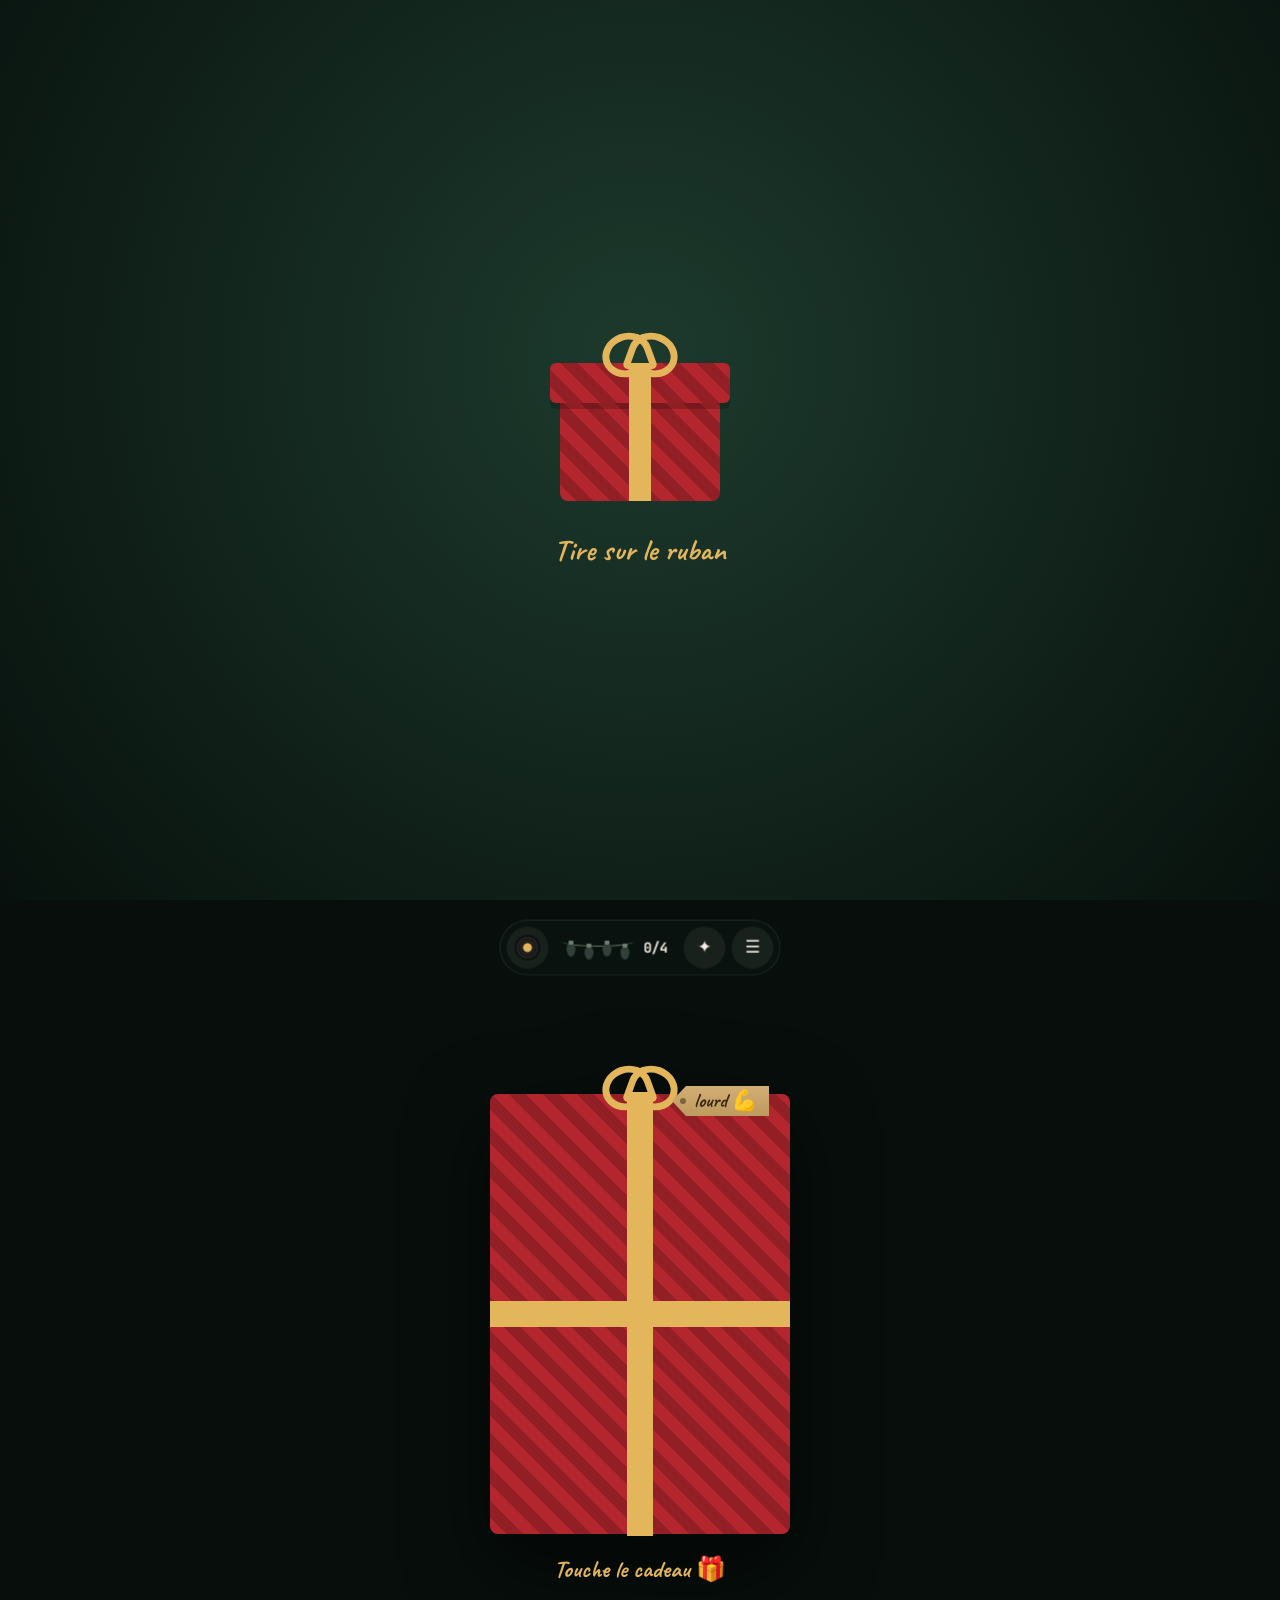
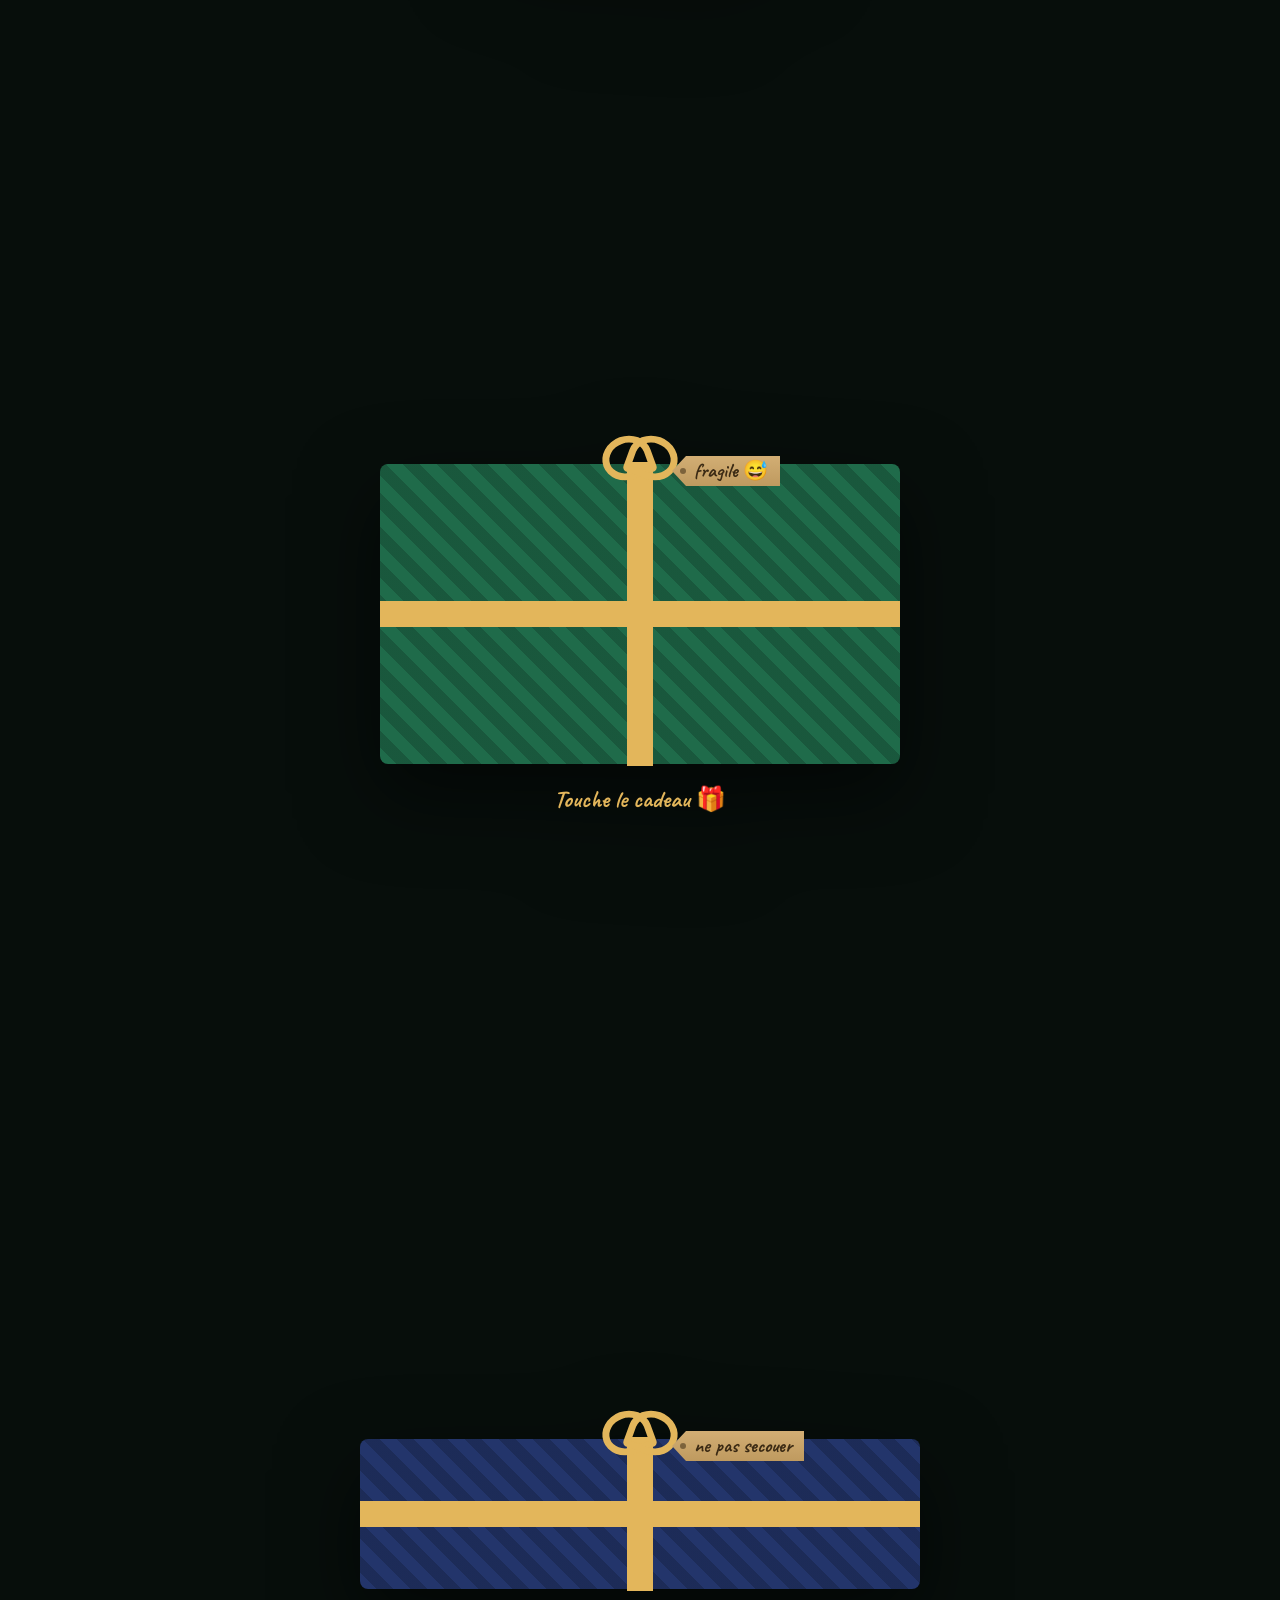
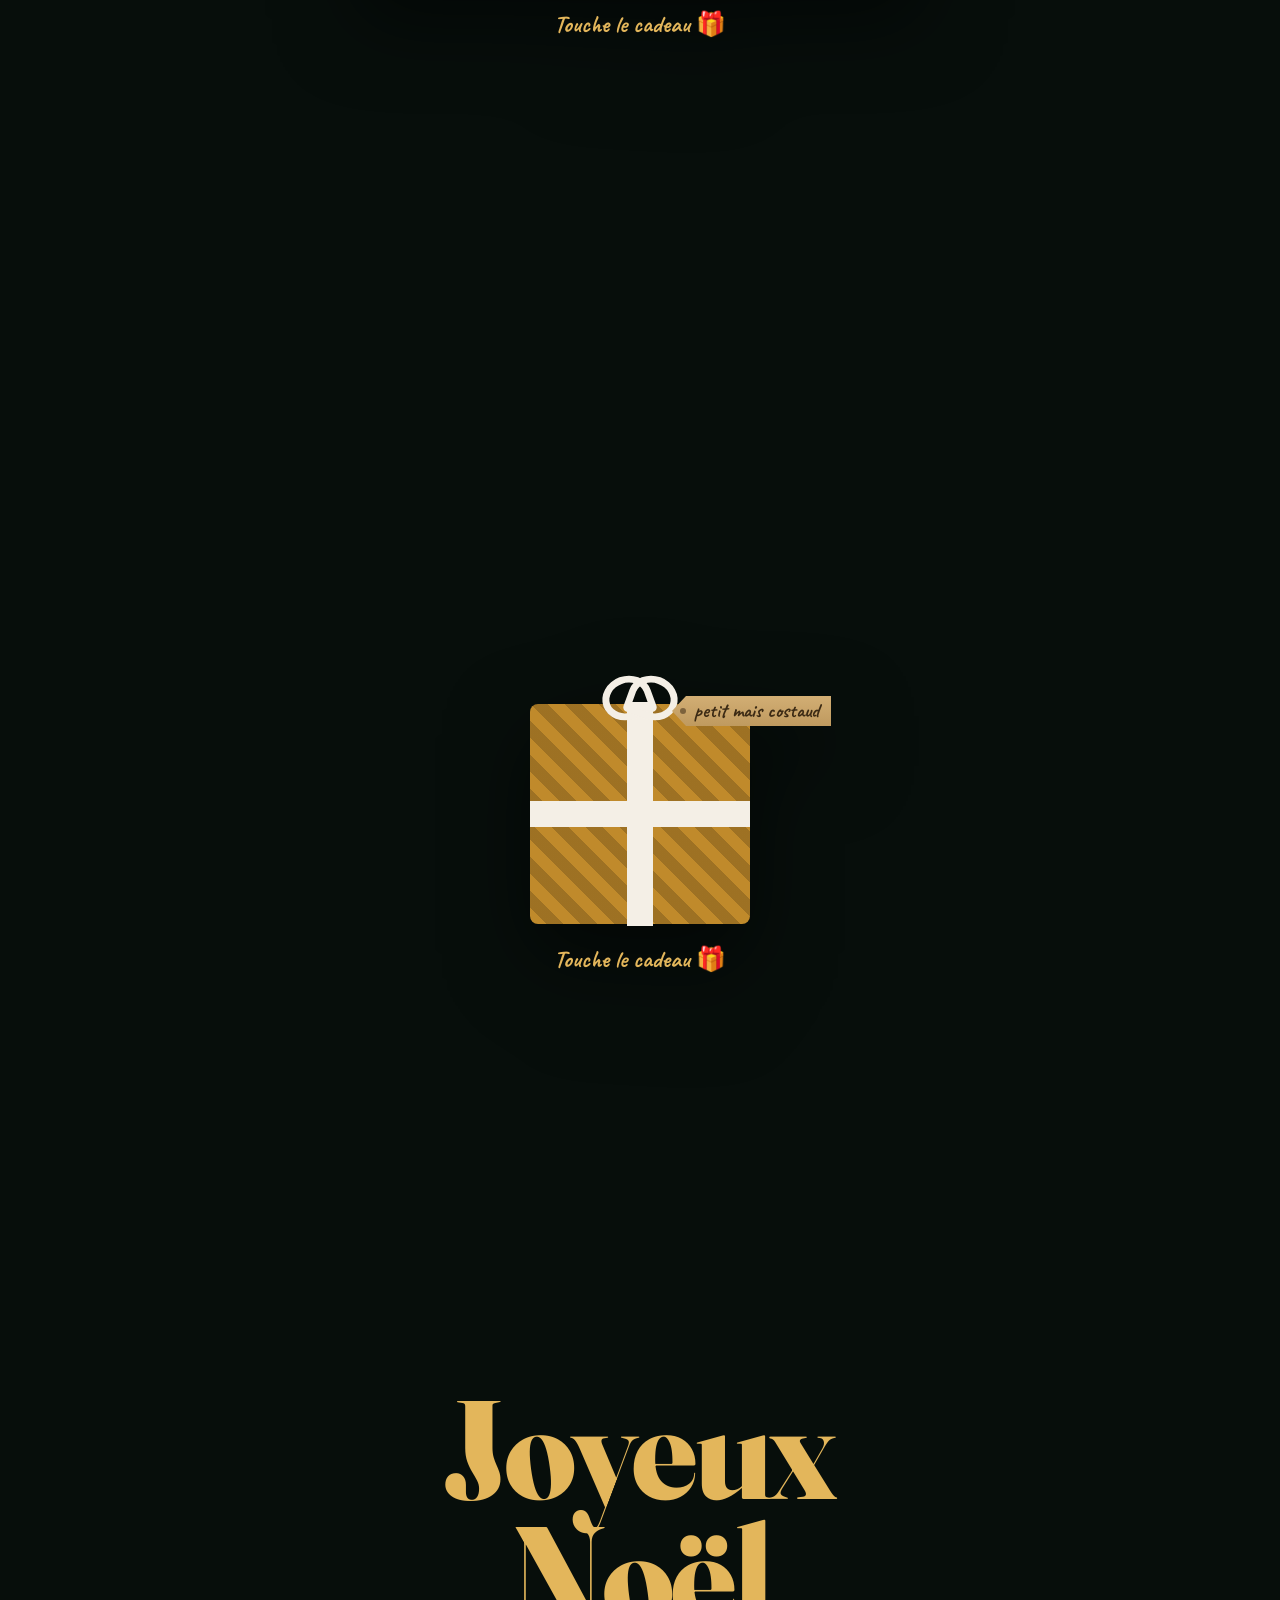
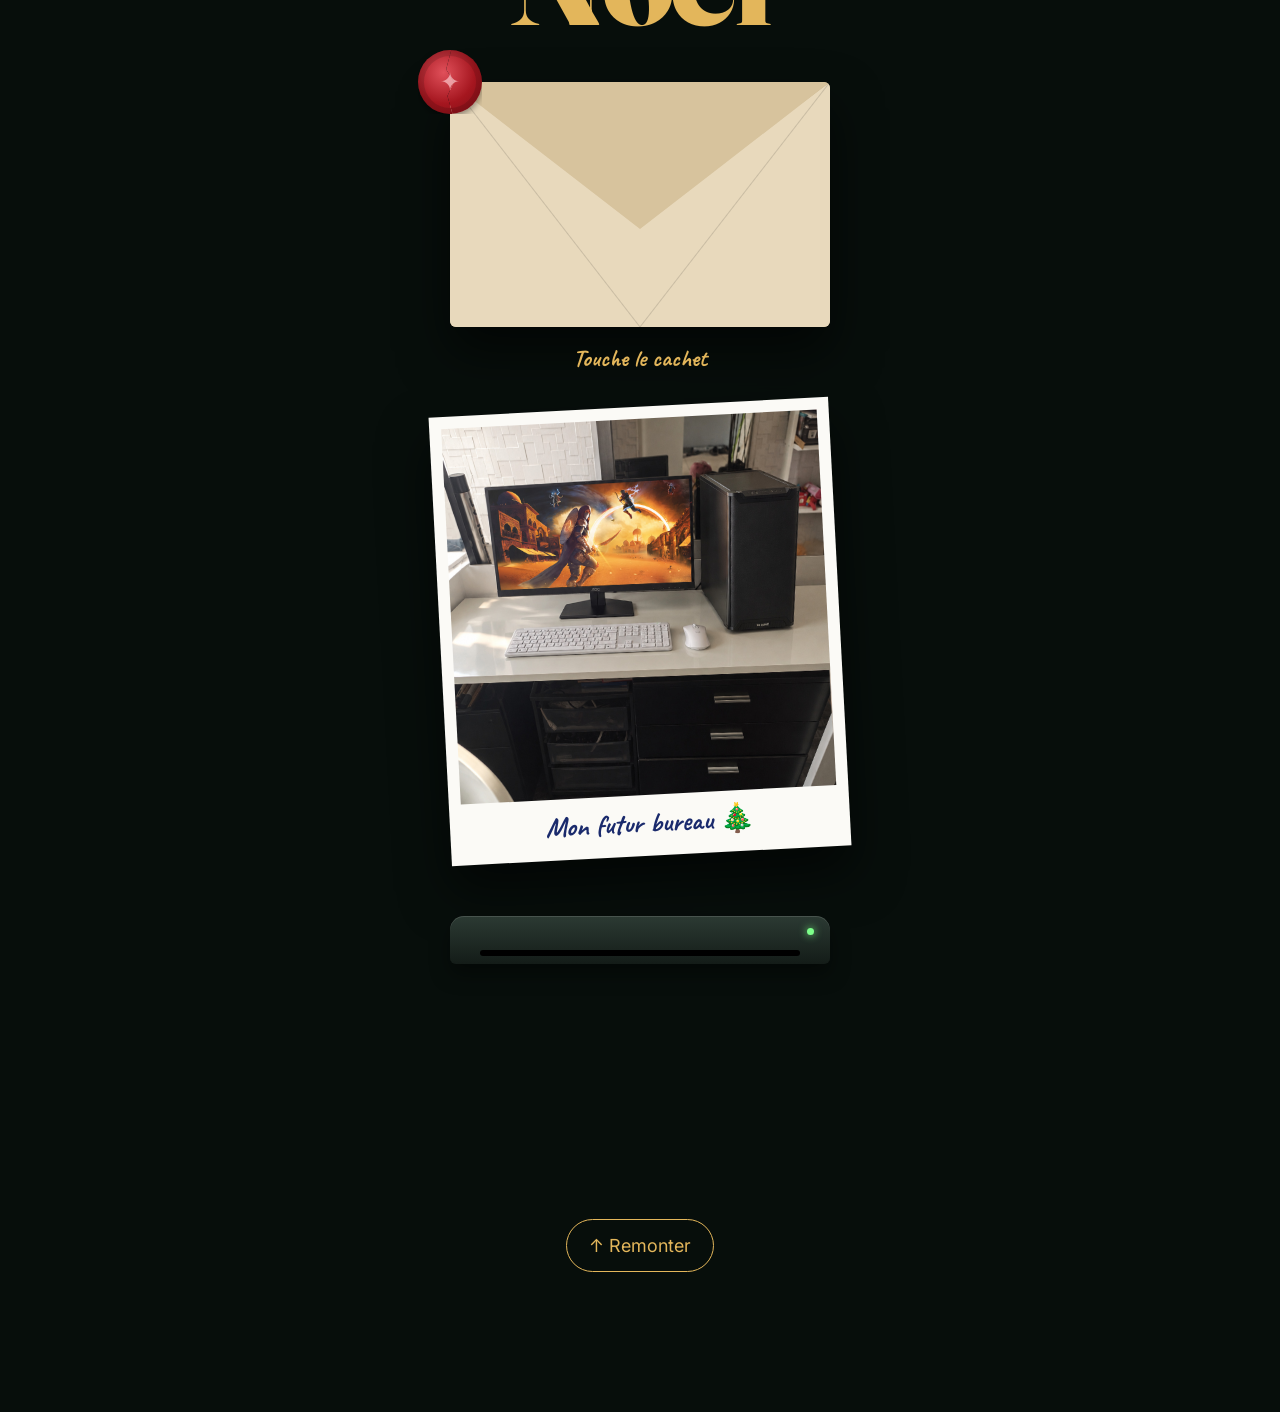
<file: index.html>
<!doctype html>
<html lang="fr" class="bloque">
<head>
  <meta charset="utf-8">
  <meta name="viewport" content="width=device-width, initial-scale=1, viewport-fit=cover">
  <title>Ma liste de Noël 🎁</title>
  <meta name="theme-color" content="#10201a">
  <link rel="icon" href="data:image/svg+xml,<svg xmlns='http://www.w3.org/2000/svg' viewBox='0 0 100 100'><text y='.9em' font-size='90'>🎁</text></svg>">

  <link rel="preconnect" href="https://fonts.googleapis.com">
  <link rel="preconnect" href="https://fonts.gstatic.com" crossorigin>
  <link rel="stylesheet" href="https://fonts.googleapis.com/css2?family=Caveat:wght@500;700&family=Fraunces:opsz,wght@9..144,500;9..144,800&family=Inter:wght@400;600;800&family=JetBrains+Mono:wght@400;700;800&display=swap">
  <link rel="stylesheet" href="style.css">

  <script src="app.js" defer></script>
  <script src="pc.js" defer></script>
</head>
<body>
  <canvas id="neige" aria-hidden="true"></canvas>

  <!-- Intro -->
  <div id="intro">
    <button class="boite" id="boite" type="button" aria-label="Ouvrir le cadeau">
      <span class="couvercle"></span>
      <span class="corps"></span>
      <span class="rv"></span>
      <span class="noeud"></span>
    </button>
    <p class="tire">Tire sur le ruban</p>
  </div>

  <!-- En-tête -->
  <header class="tete">
    <button class="boule" id="boule" type="button" aria-label="Boule de Noël"></button>
    <p class="sur">Liste de Noël · <span id="annee"></span></p>
    <h1>Quatre cadeaux<br>à déballer.</h1>
    <div class="horloge" id="horloge"></div>
    <nav class="sommaire" id="sommaire" aria-label="Les cadeaux"></nav>
  </header>

  <main>
    <svg id="ruban" aria-hidden="true"><path></path></svg>

    <!-- Les sections .ch sont générées par app.js à partir de CADEAUX -->

    <section class="fin" id="liste">
      <h2 data-vu>Joyeux<br>Noël</h2>

      <button class="enveloppe" id="enveloppe" type="button" data-vu aria-label="Ouvrir la lettre">
        <span class="env"></span>
        <span class="feuille"></span>
        <span class="devant"></span>
        <span class="rabat"></span>
        <span class="cachet"><i></i><i></i></span>
        <em>Touche le cachet</em>
      </button>

      <div class="lettre" id="lettre" hidden>
        <p id="mot"></p>
        <svg class="signature" viewBox="0 0 400 100">
          <text id="sig" x="200" y="72" text-anchor="middle"></text>
        </svg>
      </div>

      <div class="suivi" id="suivi" hidden>
        <p class="direct"><i></i>En direct d’École Directe · <span id="majEd"></span></p>
        <div class="moy"><span id="moy">0,00</span><small>/20</small></div>
        <p class="obj" id="obj"></p>
        <svg class="courbe" id="courbe" viewBox="0 0 300 110"></svg>
        <div class="jours"><b id="jours">0</b><span id="joursTxt"></span></div>
      </div>

      <figure class="polaroid" data-vu>
        <img id="photo" alt="Mon futur setup">
        <figcaption id="legende"></figcaption>
      </figure>

      <div class="caisse" data-vu>
        <div class="imprimante"><i></i></div>
        <div id="ticket"></div>
      </div>

      <p class="astuce" id="astuce"></p>

      <div class="actions" id="actions">
        <button class="aim" id="copier" type="button">Copier</button>
        <button class="aim" id="partager" type="button">Partager</button>
        <a class="aim" id="wa" target="_blank" rel="noopener">WhatsApp</a>
        <a class="aim" id="sms">SMS</a>
        <button class="aim" id="imprimer" type="button">Imprimer</button>
      </div>

      <button class="remonter aim" id="remonter" type="button">↑ Remonter</button>
    </section>
  </main>

  <!-- Barre flottante -->
  <nav class="pilule" aria-label="Commandes du site">
    <button id="platine" class="aim" type="button" aria-label="Musique"><span class="vinyle"></span></button>
    <span class="compteur">
      <span class="guirlande" id="guirlande"></span>
      <b id="nb">0/4</b>
    </span>
    <button id="anim" class="aim" type="button" aria-label="Animations">✦</button>
    <button id="menuBtn" class="aim" type="button" aria-label="Menu" aria-controls="menu" aria-expanded="false">☰</button>
  </nav>
  <div class="menu" id="menu"></div>

  <dialog id="zoom" aria-label="Image agrandie"><img id="zoomImg" alt=""></dialog>
  <div id="toast" role="status" aria-live="polite"></div>
</body>
</html>
</file>
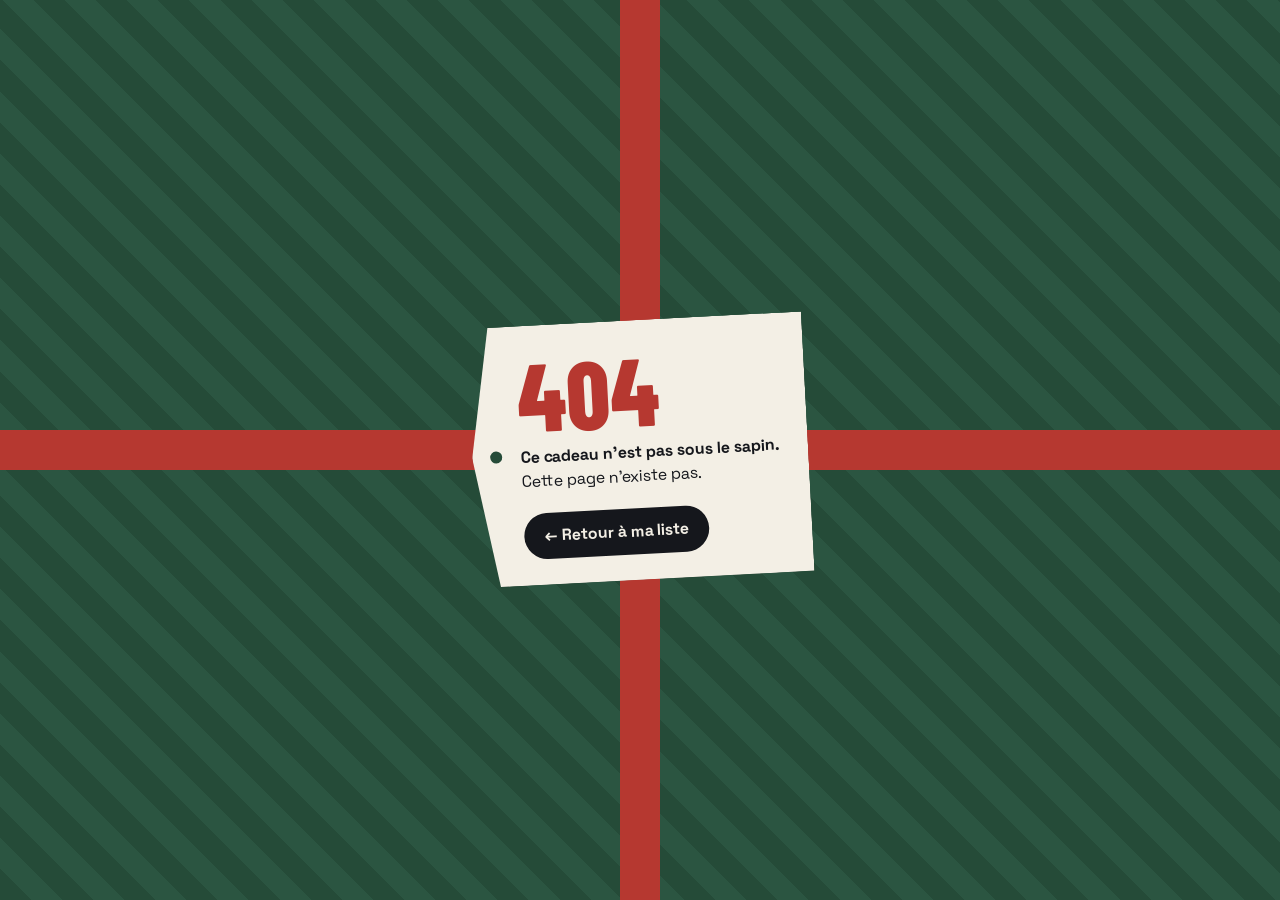
<file: file (15).html>
<!doctype html>
<html lang="fr">
<head>
<meta charset="utf-8">
<meta name="viewport" content="width=device-width,initial-scale=1">
<meta name="robots" content="noindex">
<title>Perdu sous le sapin</title>
<meta name="theme-color" content="#254b38">
<link rel="preconnect" href="https://fonts.googleapis.com">
<link rel="preconnect" href="https://fonts.gstatic.com" crossorigin>
<link rel="stylesheet" href="https://fonts.googleapis.com/css2?family=Barlow+Condensed:wght@800&family=Space+Grotesk:wght@400;700&display=swap">
<style>
*{box-sizing:border-box}
body{margin:0;min-height:100svh;display:grid;place-items:center;padding:24px;font:400 1rem/1.5 "Space Grotesk",system-ui,sans-serif;color:#15171c;
background:linear-gradient(90deg,transparent calc(50% - 20px),#b63830 calc(50% - 20px) calc(50% + 20px),transparent 0),
linear-gradient(transparent calc(50% - 20px),#b63830 calc(50% - 20px) calc(50% + 20px),transparent 0),
repeating-linear-gradient(45deg,#254b38 0 22px,#2b5541 22px 44px)}
.card{position:relative;max-width:380px;padding:28px 28px 26px 48px;background:#f3efe5;text-align:left;rotate:-3deg;
clip-path:polygon(22px 0,100% 0,100% 100%,22px 100%,0 50%);box-shadow:0 20px 40px rgba(0,0,0,.35);animation:in .8s cubic-bezier(.2,.9,.2,1) both}
.card::before{content:"";position:absolute;left:18px;top:50%;width:12px;height:12px;margin-top:-6px;border-radius:50%;background:#254b38}
@keyframes in{from{opacity:0;transform:translateY(30px) rotate(6deg)}}
h1{margin:0;font:800 6rem/.85 "Barlow Condensed",sans-serif;color:#b63830}
p{margin:10px 0 20px}
a{display:inline-flex;align-items:center;min-height:46px;padding:0 20px;border-radius:99px;background:#15171c;color:#f3efe5;font-weight:700;text-decoration:none}
a:focus-visible{outline:3px solid #b63830;outline-offset:3px}
@media (prefers-reduced-motion:reduce){.card{animation:none}}
</style>
</head>
<body>
<main class="card">
  <h1>404</h1>
  <p><strong>Ce cadeau n'est pas sous le sapin.</strong><br>Cette page n'existe pas.</p>
  <a id="home" href="/">← Retour à ma liste</a>
</main>
<script>
// Site GitHub de type pseudo.github.io/nom-du-depot/ : on revient à la racine du dépôt.
var p = location.pathname.split("/").filter(Boolean);
if (/\.github\.io$/.test(location.hostname) && p.length) document.getElementById("home").href = "/" + p[0] + "/";
</script>
</body>
</html>
</file>
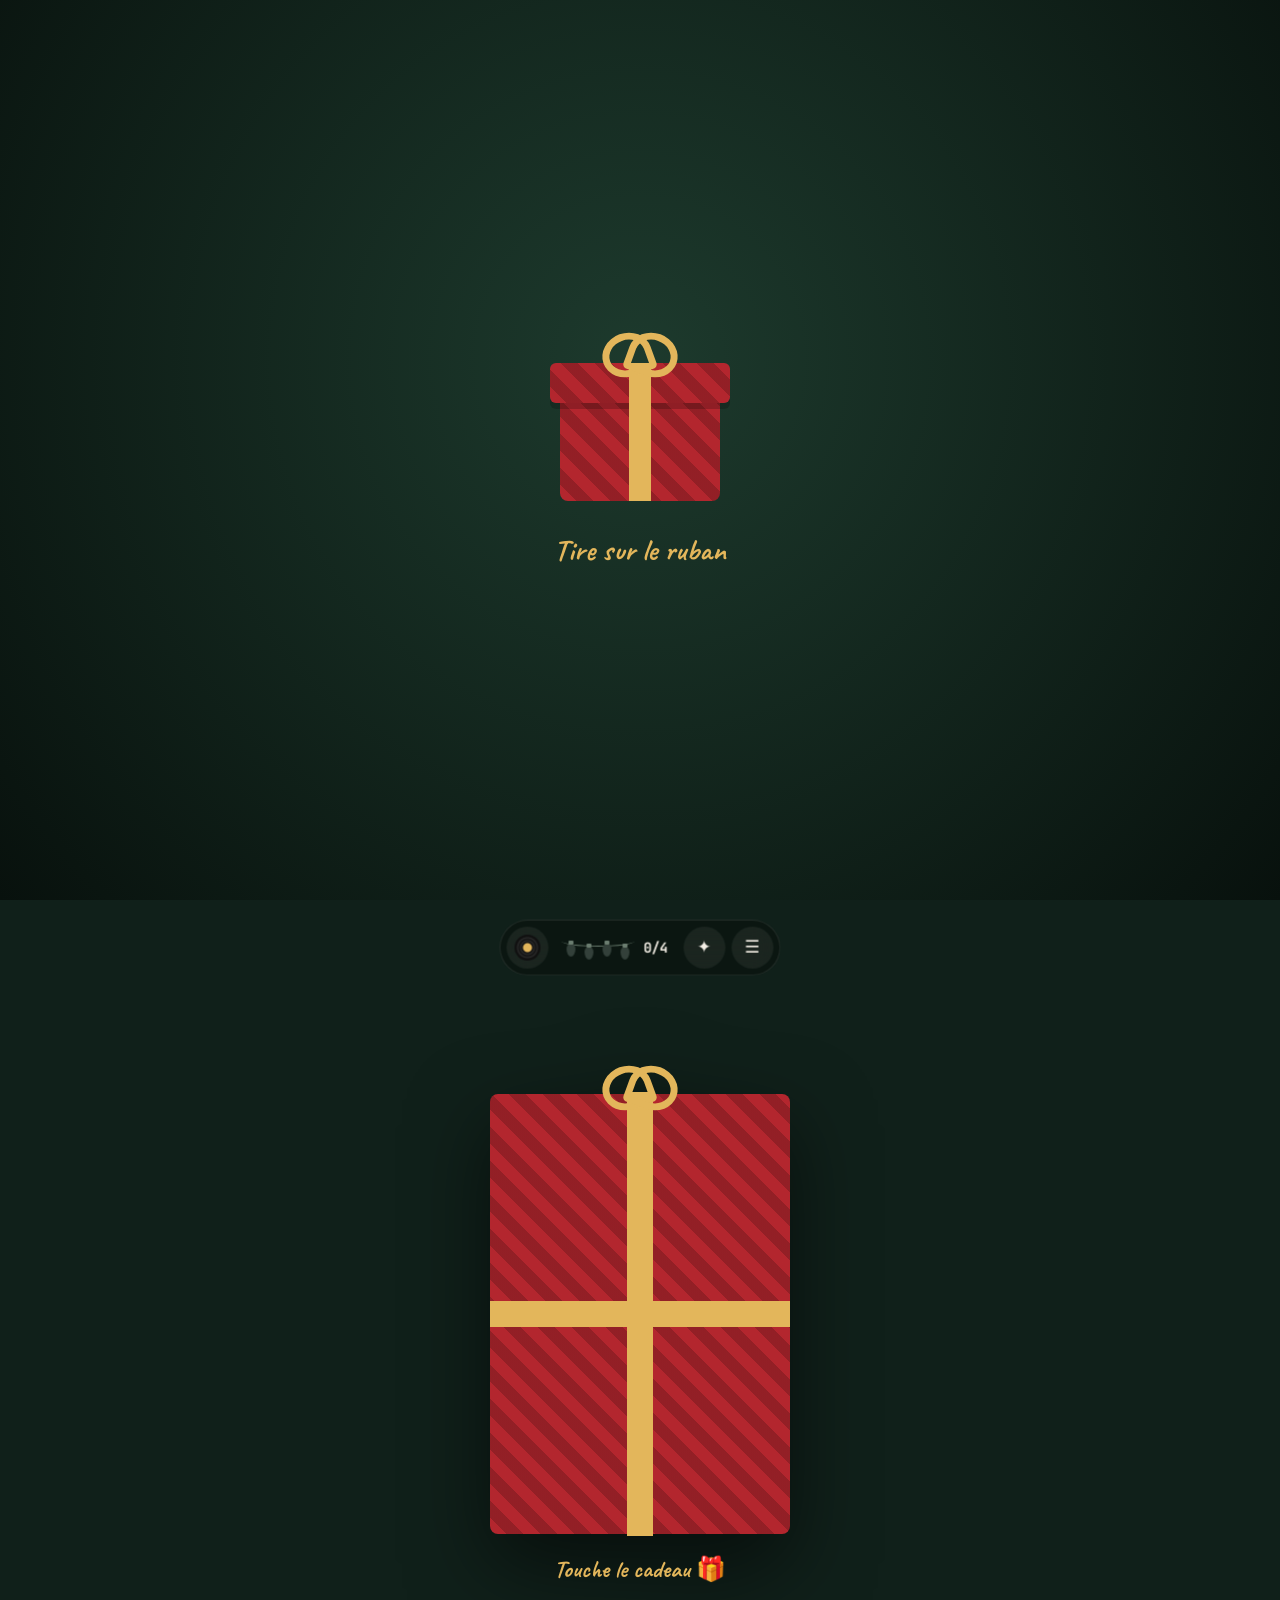
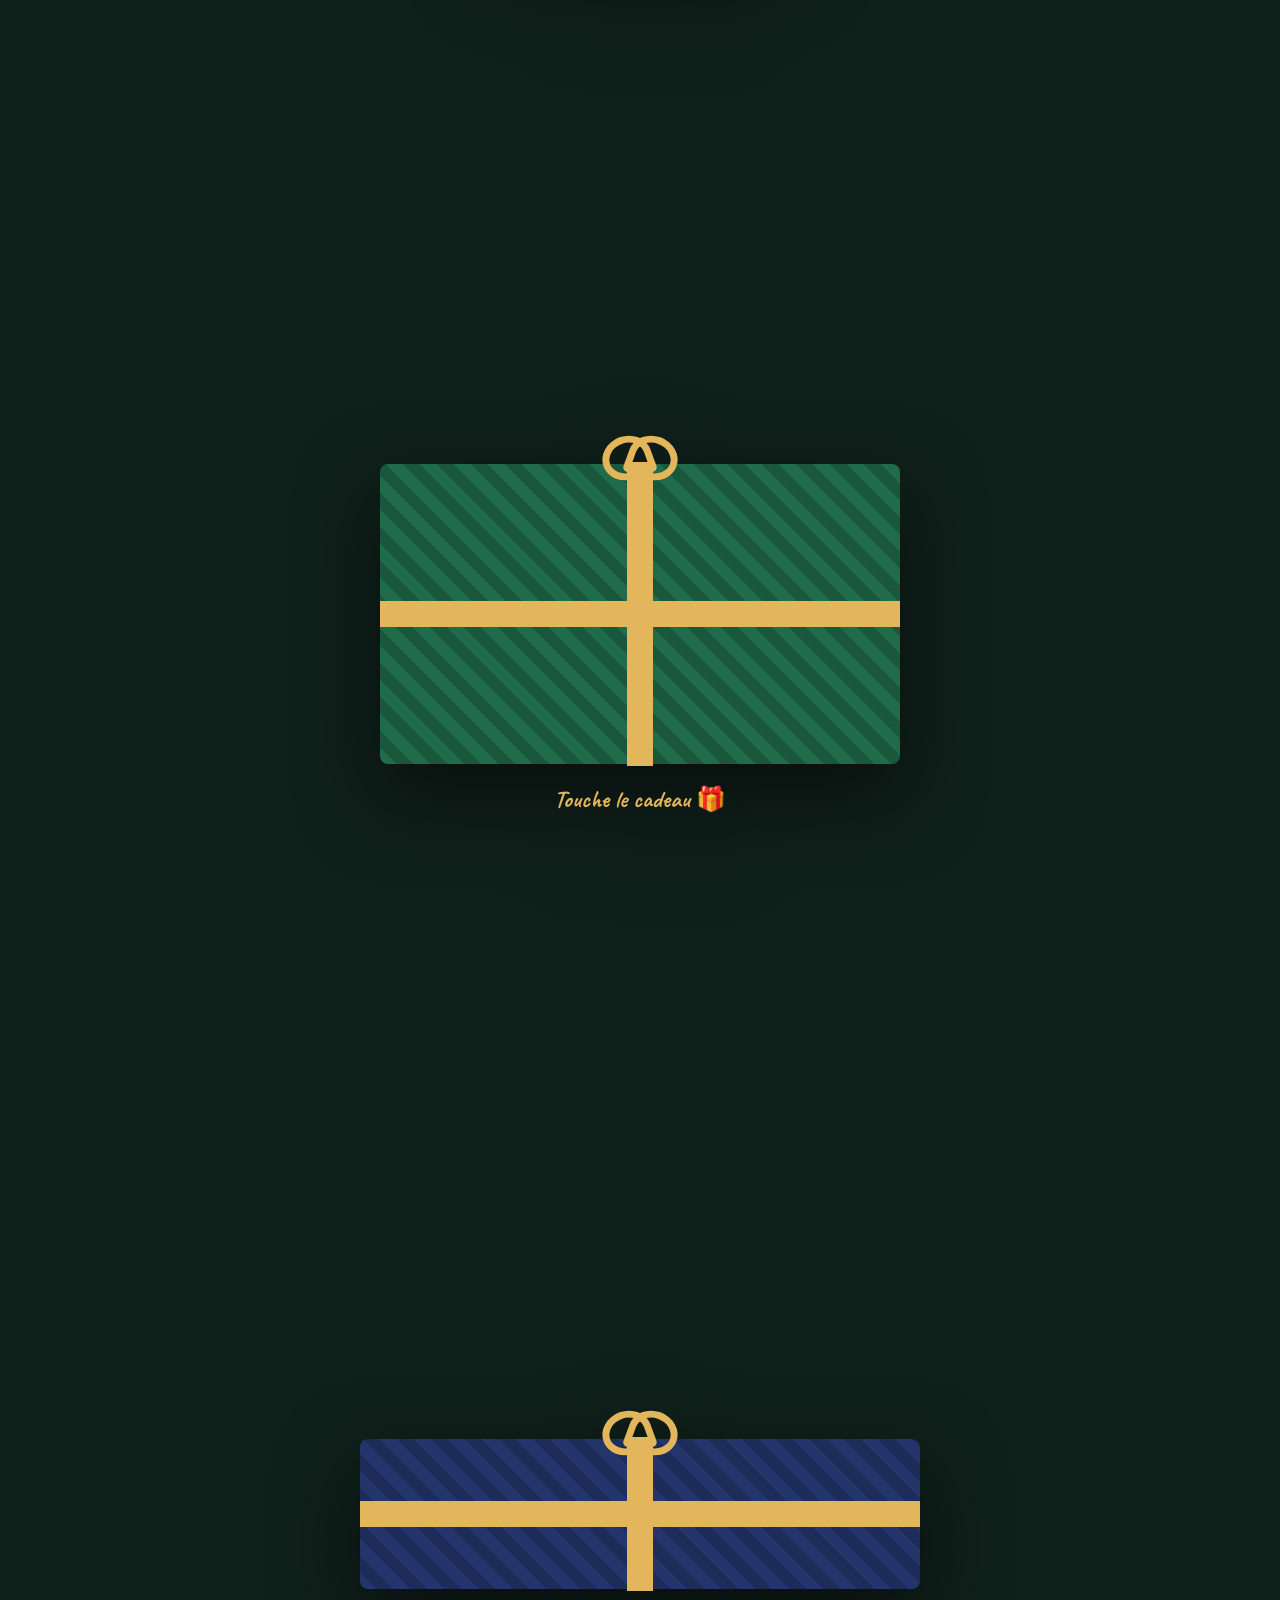
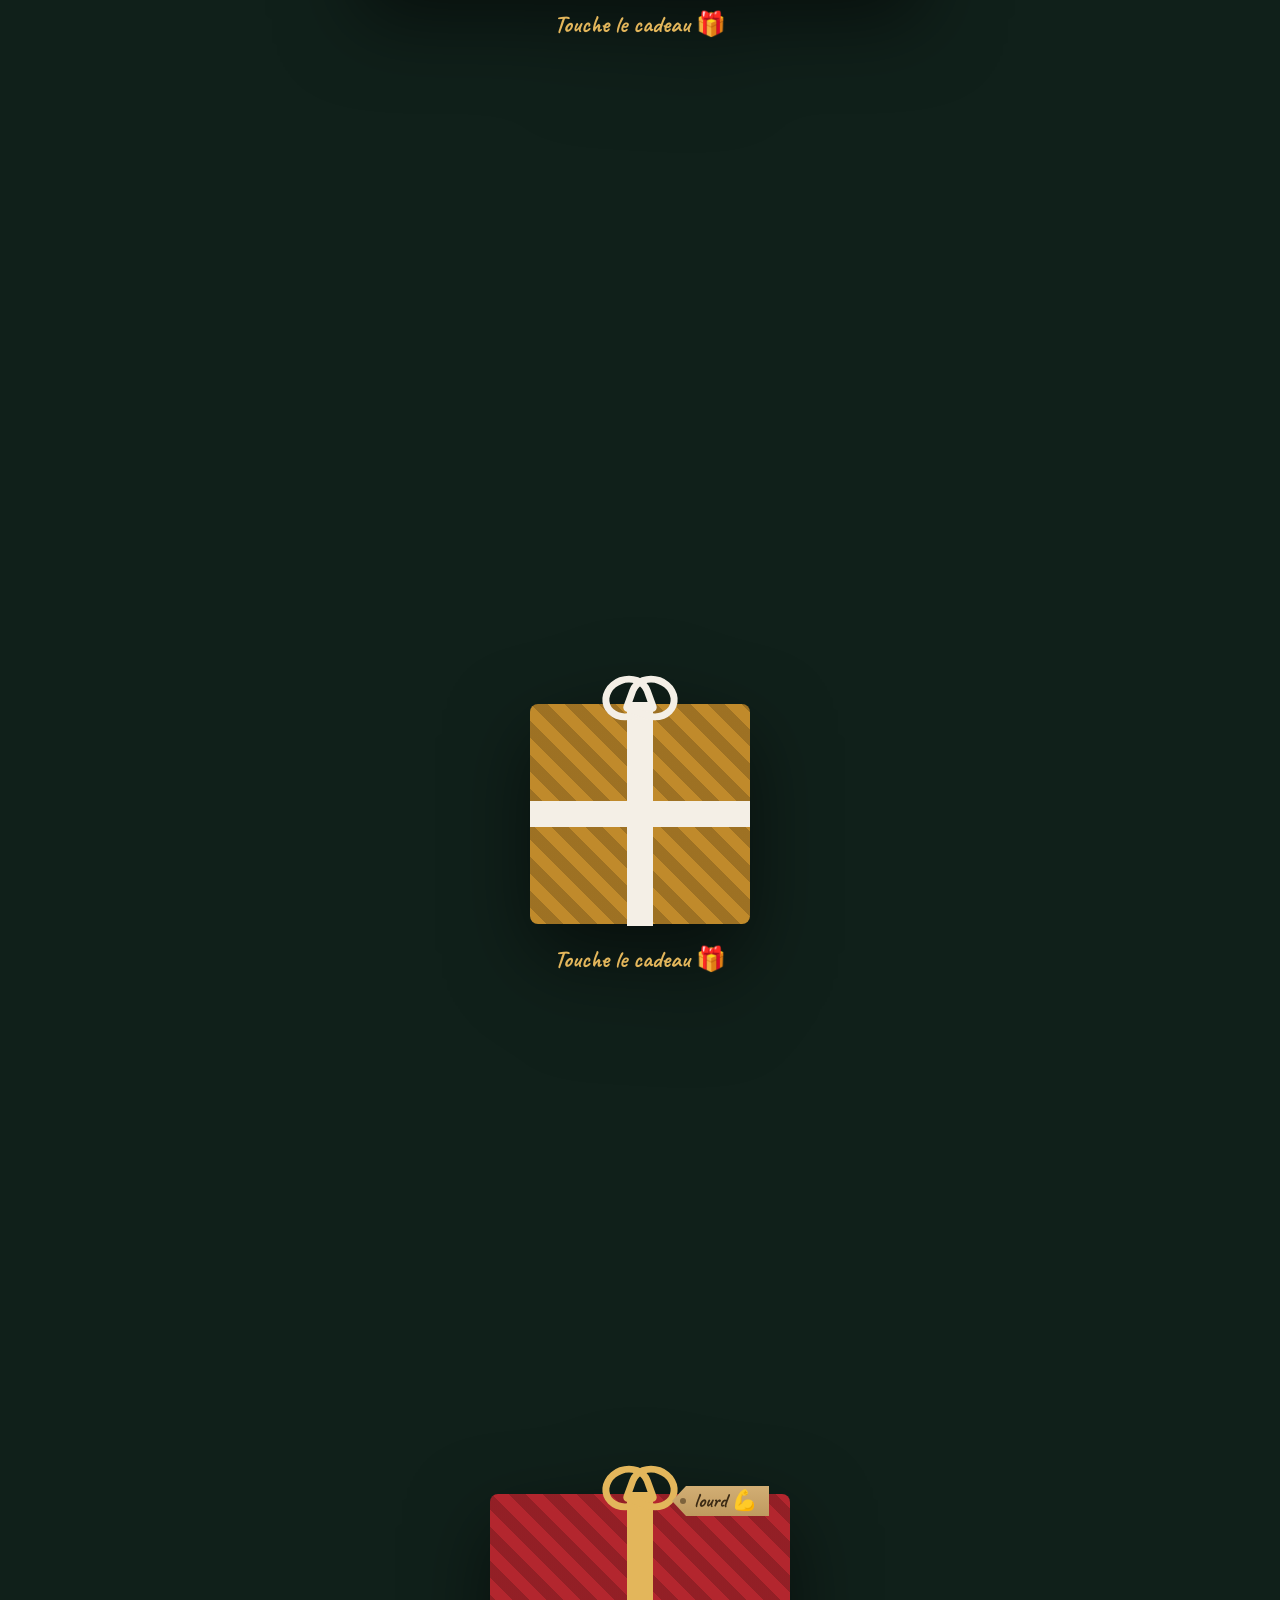
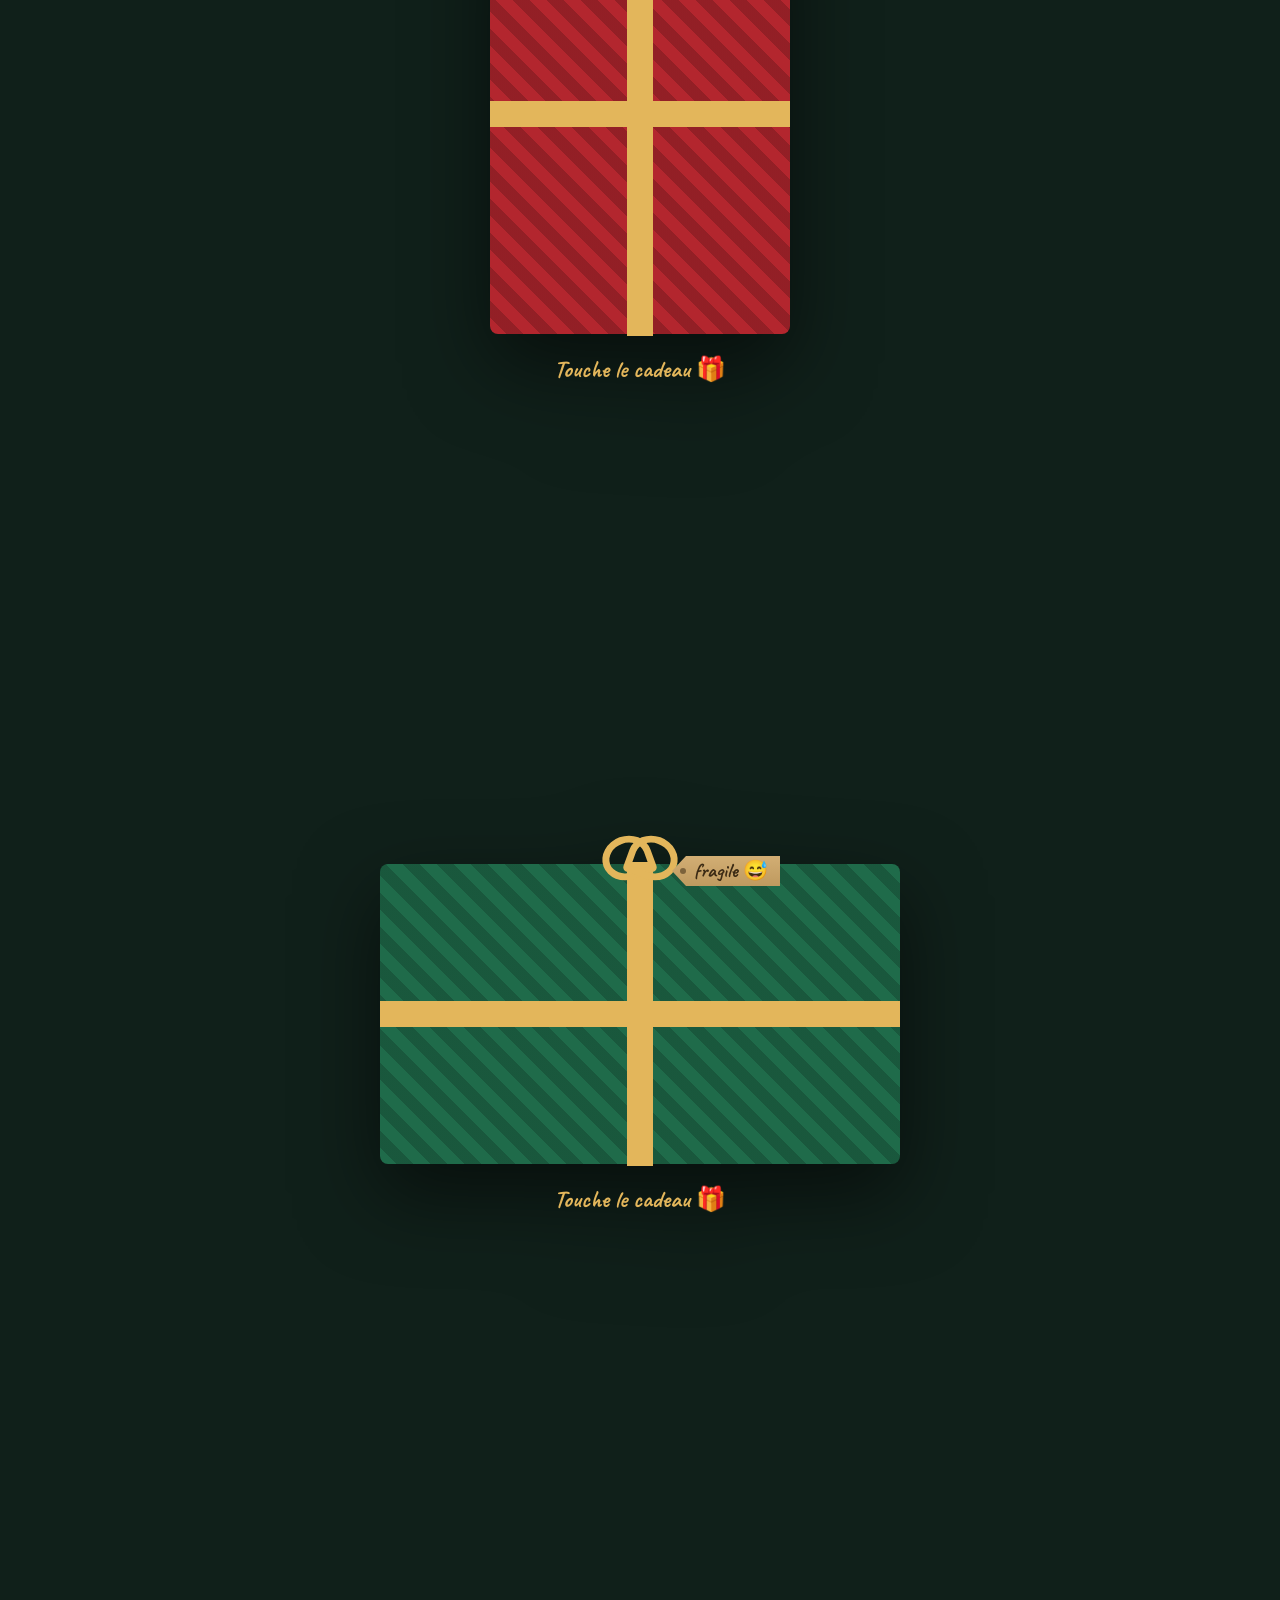
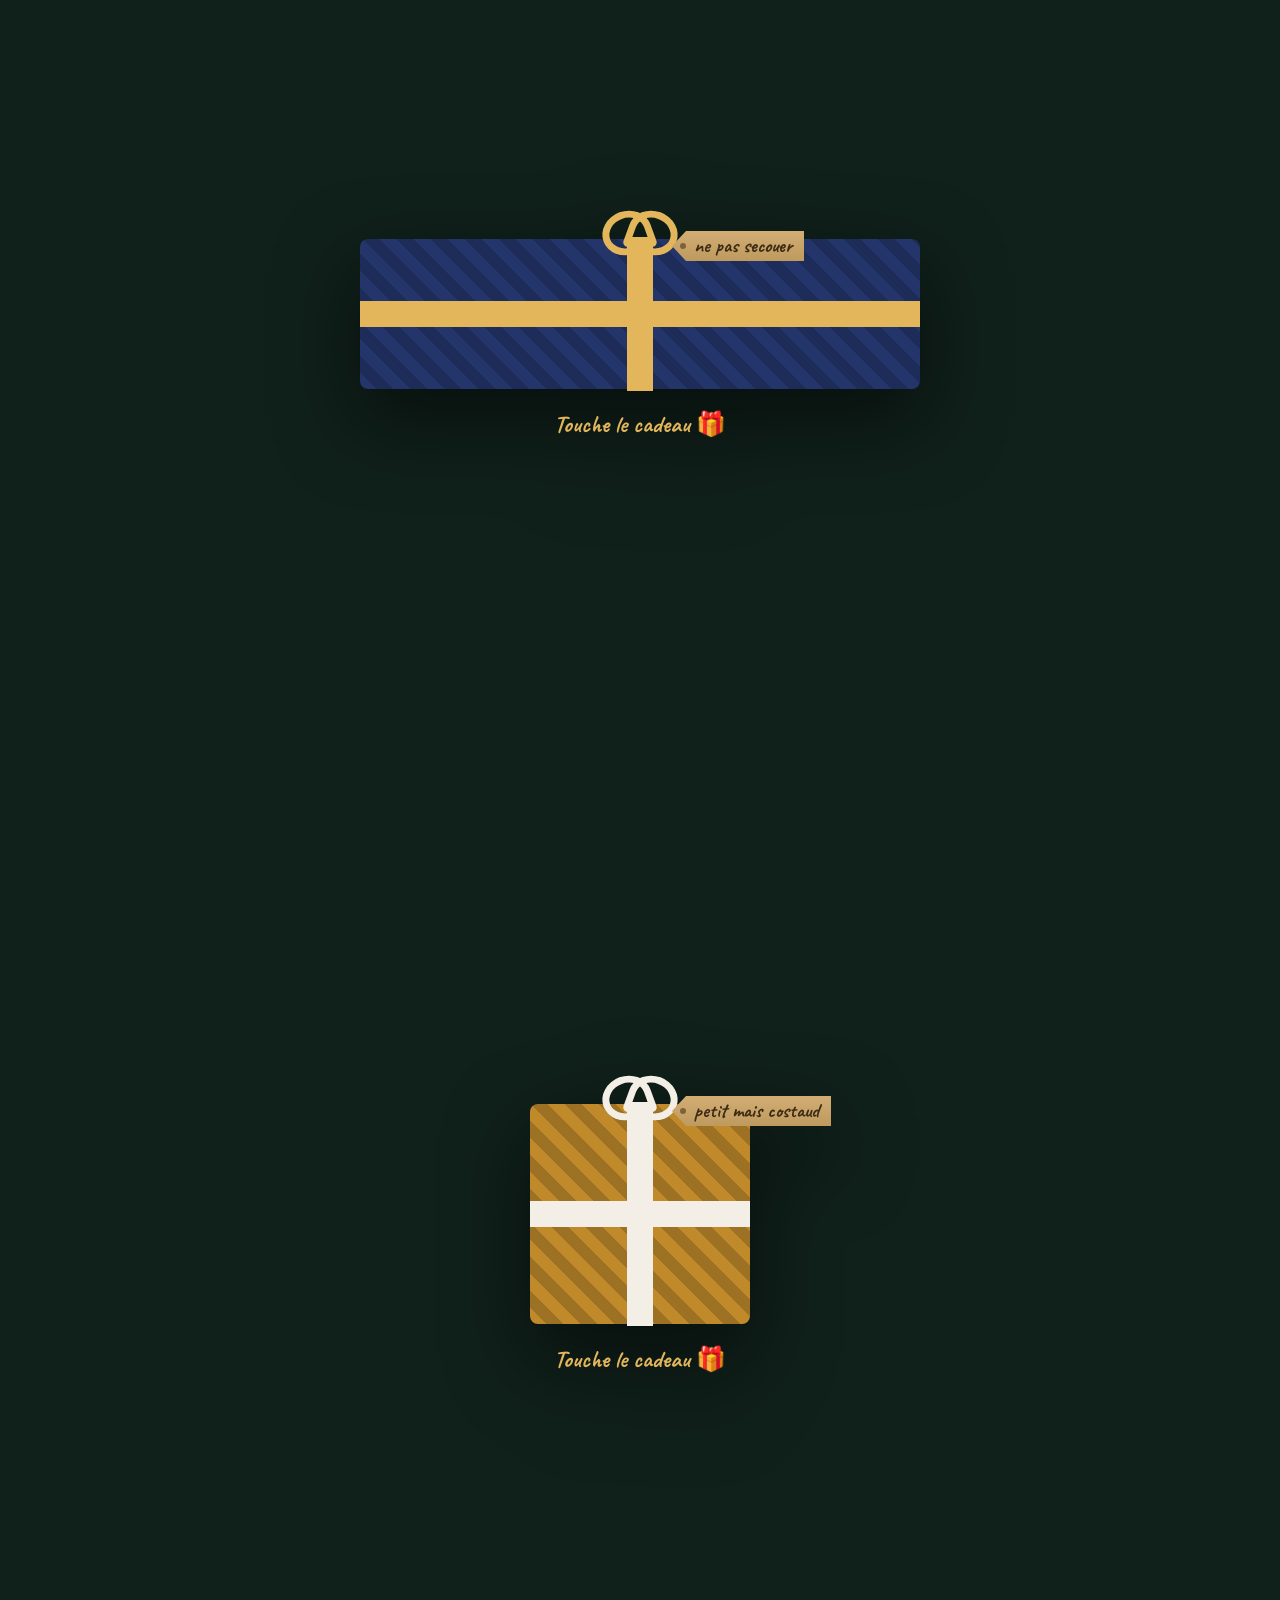
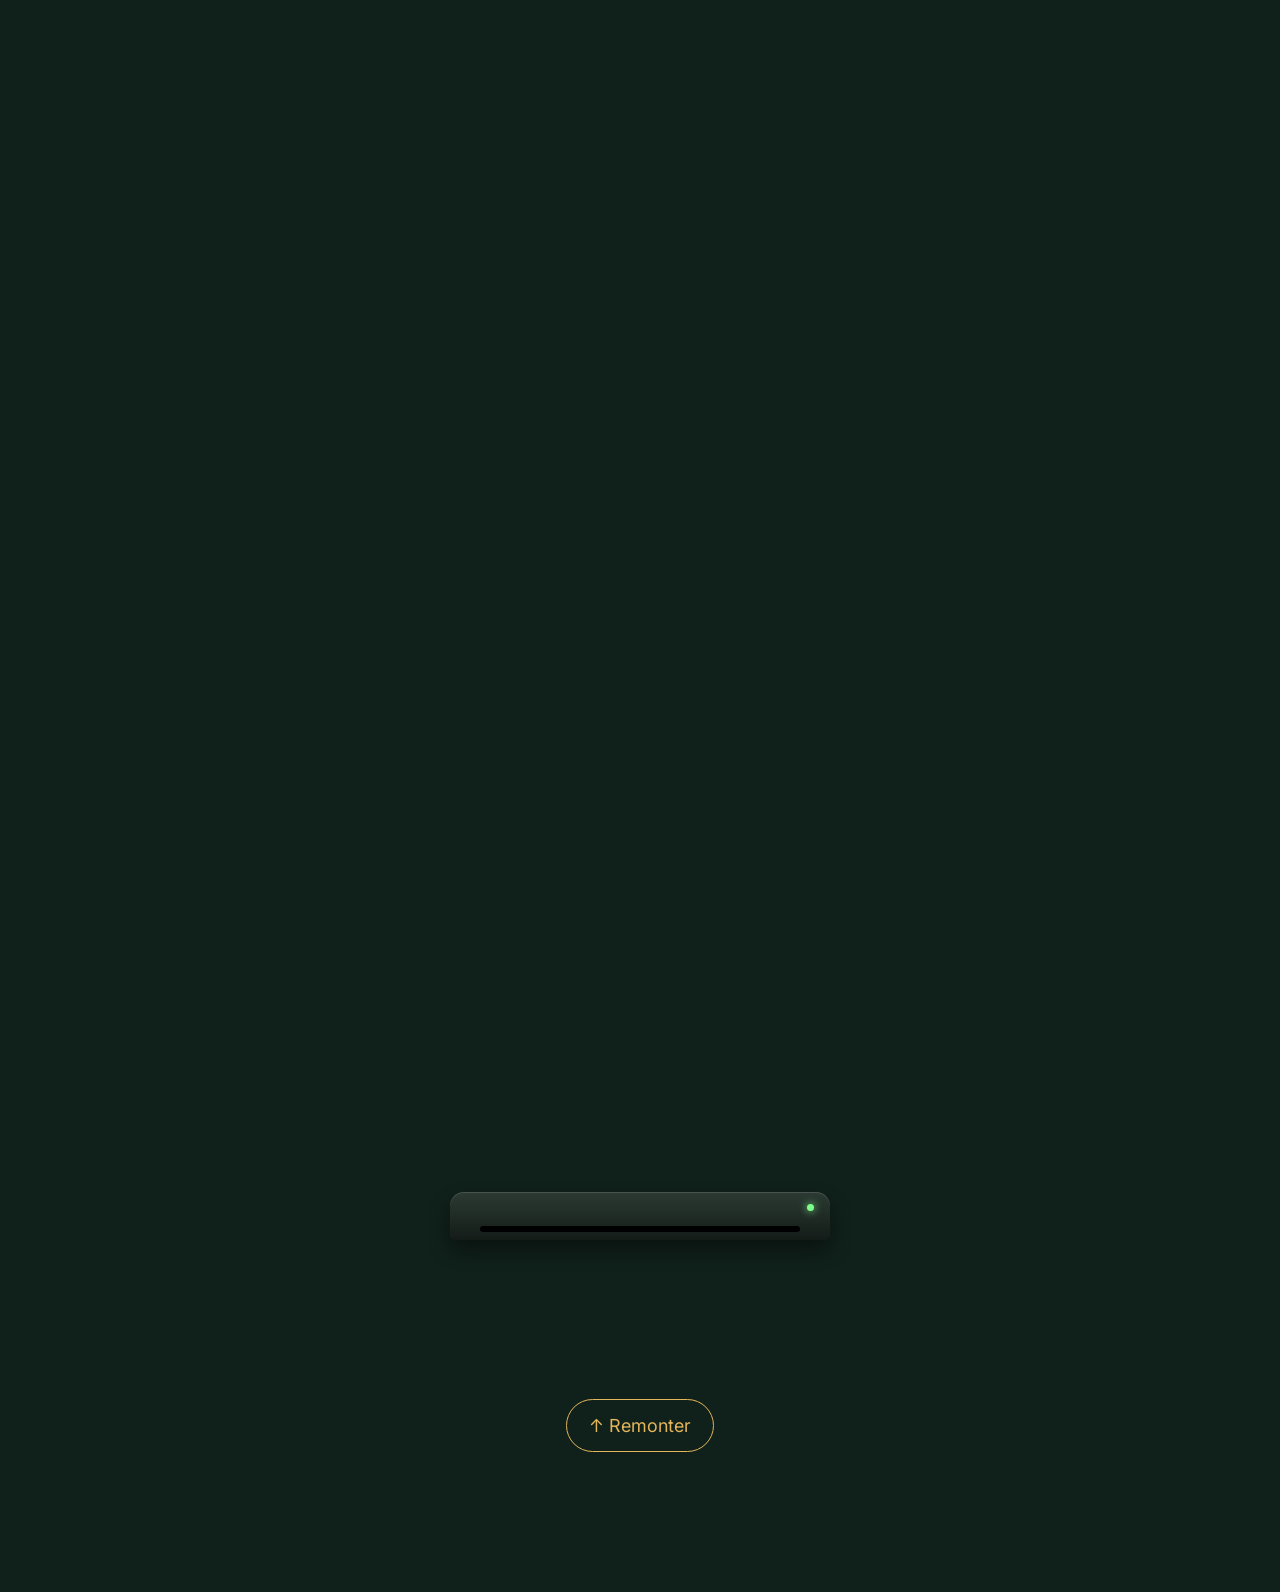
<file: file (18).html>
<!doctype html>
<html lang="fr" class="bloque">
<head>
<meta charset="utf-8">
<meta name="viewport" content="width=device-width,initial-scale=1,viewport-fit=cover">
<title>Ma liste de Noël 🎁</title>
<meta name="theme-color" content="#10201a">
<link rel="icon" href="data:image/svg+xml,<svg xmlns='http://www.w3.org/2000/svg' viewBox='0 0 100 100'><text y='.9em' font-size='90'>🎁</text></svg>">
<link rel="preconnect" href="https://fonts.googleapis.com">
<link rel="preconnect" href="https://fonts.gstatic.com" crossorigin>
<link rel="stylesheet" href="https://fonts.googleapis.com/css2?family=Caveat:wght@500;700&family=Fraunces:opsz,wght@9..144,500;9..144,800&family=Inter:wght@400;600&family=JetBrains+Mono:wght@400;700&display=swap">
<link rel="stylesheet" href="style.css">
<script src="app.js" defer></script>
</head>
<body>
<canvas id="neige" aria-hidden="true"></canvas>

<div id="intro">
  <button class="boite" id="boite" aria-label="Ouvrir le cadeau">
    <span class="couvercle"></span><span class="corps"></span><span class="rv"></span><span class="noeud"></span>
  </button>
  <p class="tire">Tire sur le ruban</p>
</div>

<header class="tete">
  <button class="boule" id="boule" aria-label="Boule de Noël"></button>
  <p class="sur">Liste de Noël · <span id="annee"></span></p>
  <h1>Quatre cadeaux<br>à déballer.</h1>
  <div class="horloge" id="horloge"></div>
  <nav class="sommaire">
    <a href="#setup"><b>01</b>La tour</a>
    <a href="#ecran"><b>02</b>L'écran</a>
    <a href="#clavier"><b>03</b>Clavier + souris</a>
    <a href="#ear"><b>04</b>Les écouteurs</a>
  </nav>
</header>

<main>
<section class="ch" id="setup" style="--c:#b3262e;--w:min(56vw,300px);--h:min(54svh,440px)">
  <div class="emb"><span class="g"></span><span class="d"></span><span class="rv"></span><span class="noeud"></span><em>Touche le cadeau 🎁</em></div>
  <div class="contenu">
    <p class="num">01 / 04</p>
    <h2>La tour</h2>
    <figure class="duo"><img class="ferme" data-img="setup" alt="be quiet! Pure Base 501 Airflow Black"><img class="ferme" data-img="setupOuvert" alt="Boîtier ouvert"></figure>
    <p class="prix"><span class="compte" data-k="setup"></span></p>
    <p class="desc" id="infoTour"></p>
    <a class="lien aim" data-lien="setup" target="_blank" rel="noopener">Voir le boîtier ↗</a>
  </div>
</section>

<section class="ch" id="ecran" style="--c:#1f6b4a;--w:min(86vw,520px);--h:min(36svh,300px)">
  <div class="emb"><span class="g"></span><span class="d"></span><span class="rv"></span><span class="noeud"></span><em>Touche le cadeau 🎁</em></div>
  <div class="contenu">
    <p class="num">02 / 04</p>
    <h2>L'écran</h2>
    <figure class="moniteur"><img class="ferme" data-img="ecran" alt="AOC 27G4XED"><video id="video" muted playsinline loop preload="none"></video></figure>
    <p class="prix"><span class="compte" data-k="ecran"></span></p>
    <p class="desc">AOC 27G4XED · 27 pouces · 180 Hz</p>
    <a class="lien aim" data-lien="ecran" target="_blank" rel="noopener">Voir l'écran ↗</a>
  </div>
</section>

<section class="ch" id="clavier" style="--c:#23356b;--w:min(90vw,560px);--h:min(20svh,150px)">
  <div class="emb"><span class="g"></span><span class="d"></span><span class="rv"></span><span class="noeud"></span><em>Touche le cadeau 🎁</em></div>
  <div class="contenu">
    <p class="num">03 / 04</p>
    <h2>Clavier + souris</h2>
    <figure class="duo"><img class="ferme" data-img="clavier" alt="Clavier Logitech"><img class="ferme petit" data-img="souris" alt="Souris Logitech"></figure>
    <p class="prix"><span class="compte" data-k="clavier"></span></p>
    <p class="desc">Logitech MK950 · sans fil</p>
    <a class="lien aim" data-lien="clavier" target="_blank" rel="noopener">Voir le pack ↗</a>
  </div>
</section>

<section class="ch" id="ear" style="--c:#c08a2b;--r:#f4efe6;--w:min(44vw,220px);--h:min(28svh,220px)">
  <div class="emb"><span class="g"></span><span class="d"></span><span class="rv"></span><span class="noeud"></span><em>Touche le cadeau 🎁</em></div>
  <div class="contenu">
    <p class="num">04 / 04</p>
    <h2>Les écouteurs</h2>
    <figure><img class="ferme" data-img="ear" alt="Nothing Ear (3) blancs"></figure>
    <p class="prix"><span class="compte" data-k="ear"></span></p>
    <p class="desc">Nothing Ear (3) · blancs</p>
    <a class="lien aim" data-lien="ear" target="_blank" rel="noopener">Voir les écouteurs ↗</a>
  </div>
</section>

<section class="fin" id="liste">
  <h2 data-vu>Joyeux<br>Noël</h2>
  <p id="mot" data-vu></p>
  <svg class="signature" data-vu viewBox="0 0 400 100"><text id="sig" x="200" y="72" text-anchor="middle"></text></svg>
  <figure class="polaroid" data-vu><img data-img="photo" alt="Mon futur setup"><figcaption id="legende"></figcaption></figure>
  <div class="caisse" data-vu>
    <div class="imprimante"><i></i></div>
    <div id="ticket"></div>
  </div>
  <div class="actions" id="actions">
    <button class="aim" id="copier">Copier</button>
    <button class="aim" id="partager">Partager</button>
    <a class="aim" id="wa" target="_blank" rel="noopener">WhatsApp</a>
    <a class="aim" id="sms">SMS</a>
    <button class="aim" id="imprimer">Imprimer</button>
  </div>
  <button class="remonter aim" id="remonter">↑ Remonter</button>
</section>
</main>

<nav class="pilule">
  <button id="platine" class="aim" aria-label="Musique"><span class="vinyle"></span></button>
  <span class="compteur"><span class="guirlande" id="guirlande"><i></i><i></i><i></i><i></i></span><b id="nb">0/4</b></span>
  <button id="anim" class="aim" aria-label="Animations">✦</button>
  <button id="menuBtn" class="aim" aria-label="Menu">☰</button>
</nav>
<div class="menu" id="menu">
  <a href="#setup">01 La tour</a><a href="#ecran">02 L'écran</a><a href="#clavier">03 Clavier + souris</a><a href="#ear">04 Les écouteurs</a><a href="#liste">✦ Ma liste</a>
</div>

<dialog id="zoom"><img id="zoomImg" alt=""></dialog>
<div id="toast"></div>
</body>
</html>
</file>
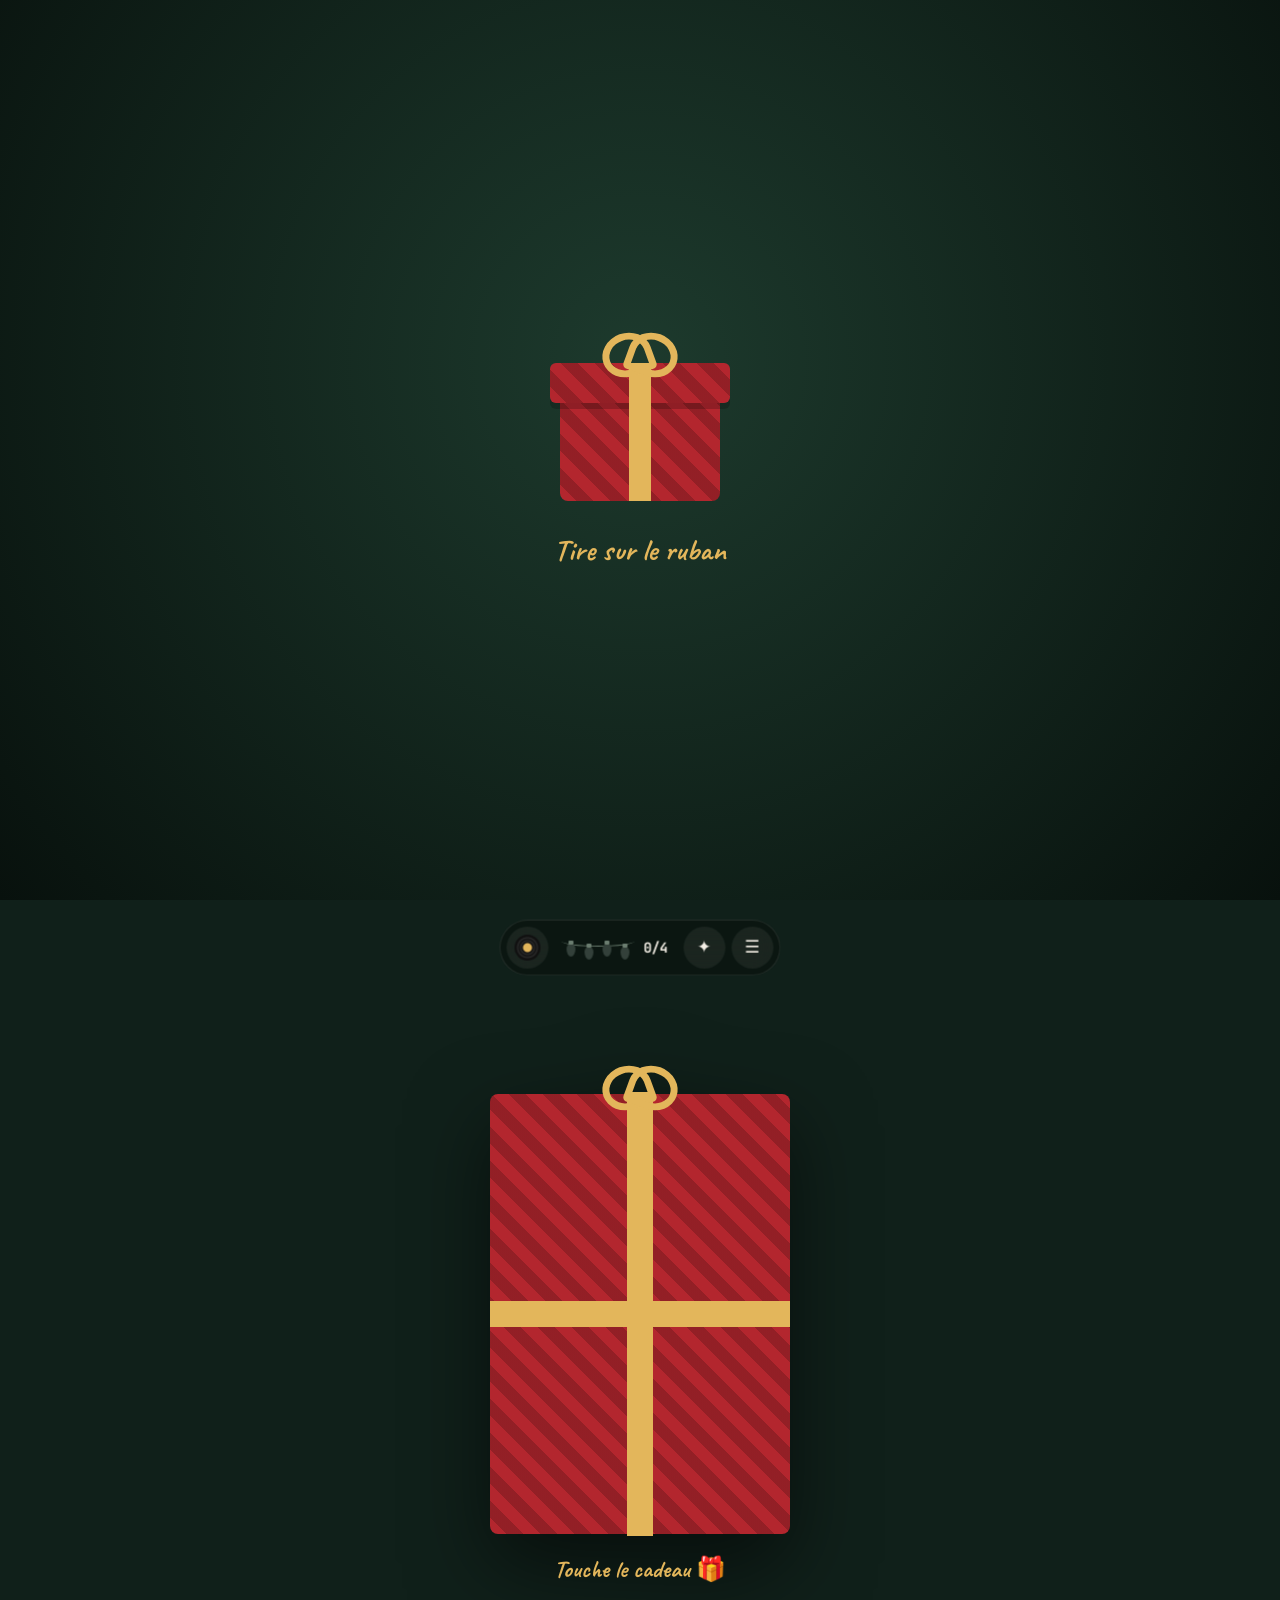
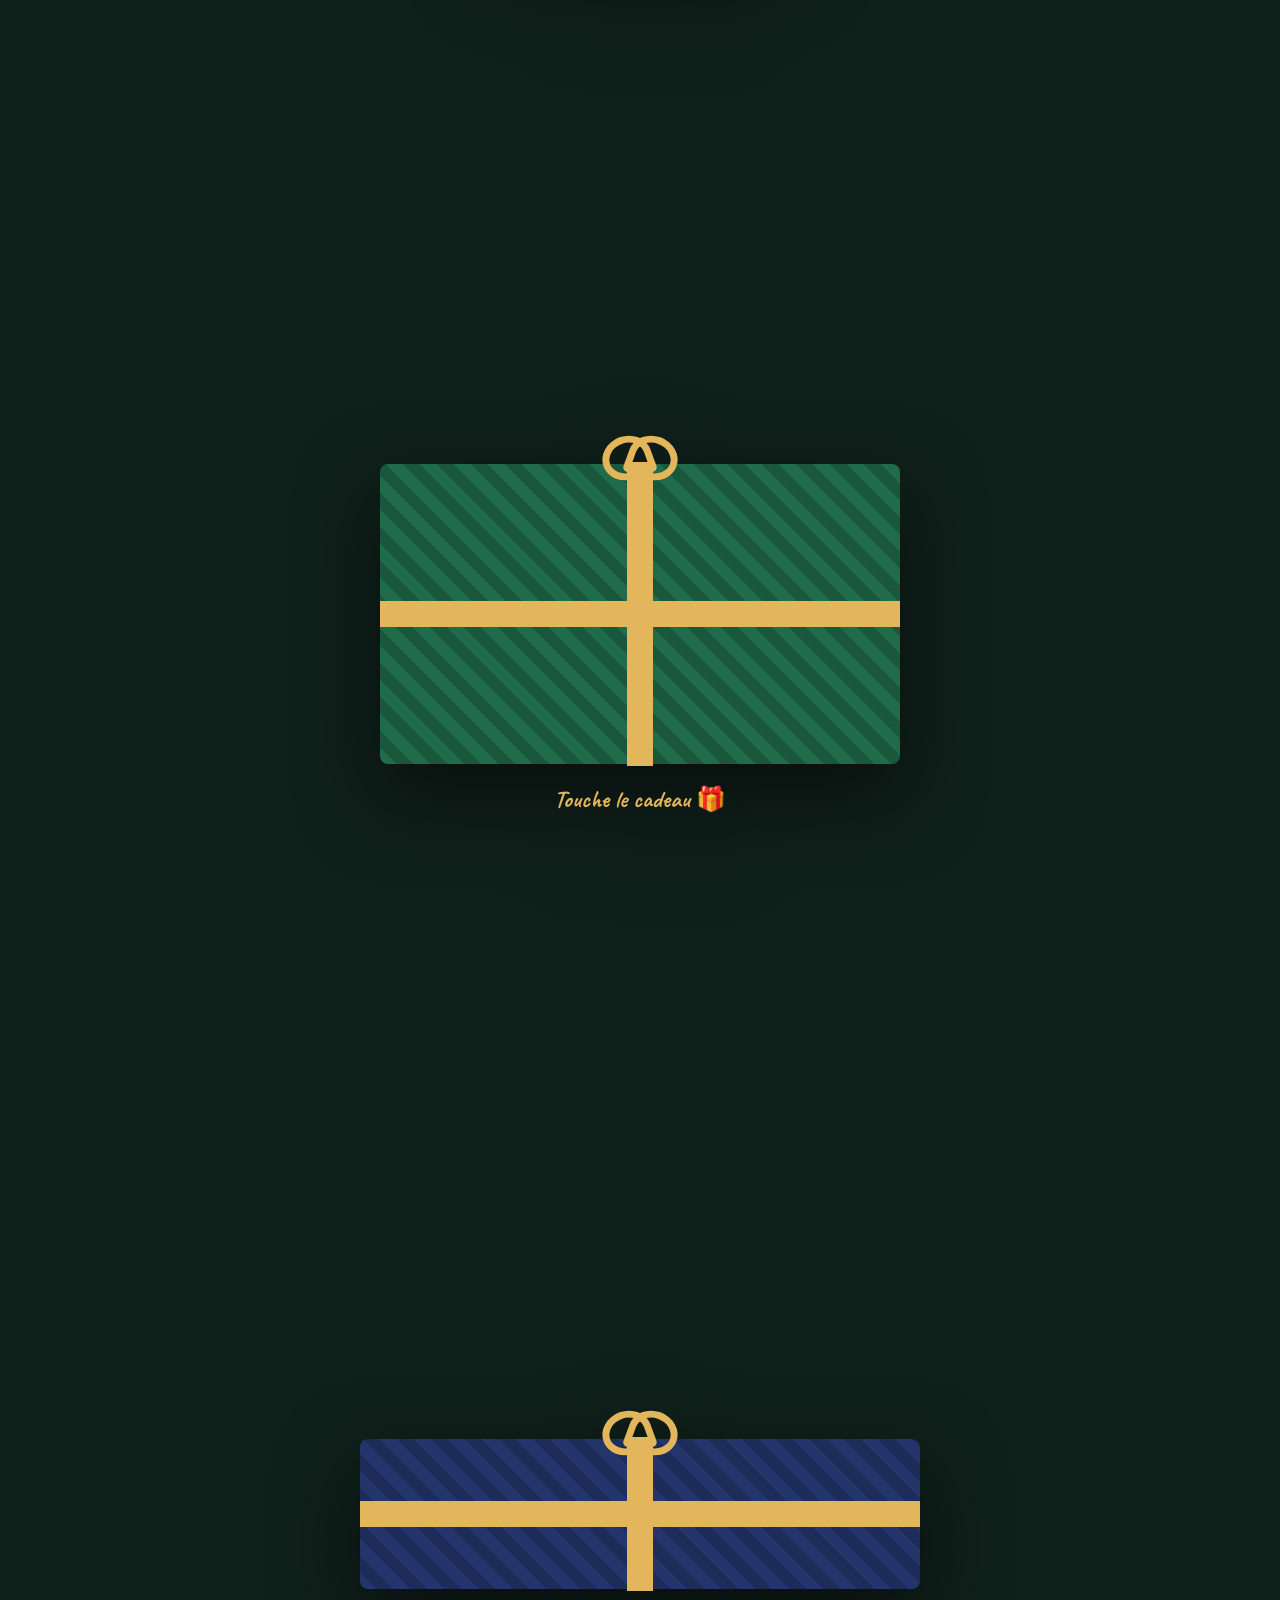
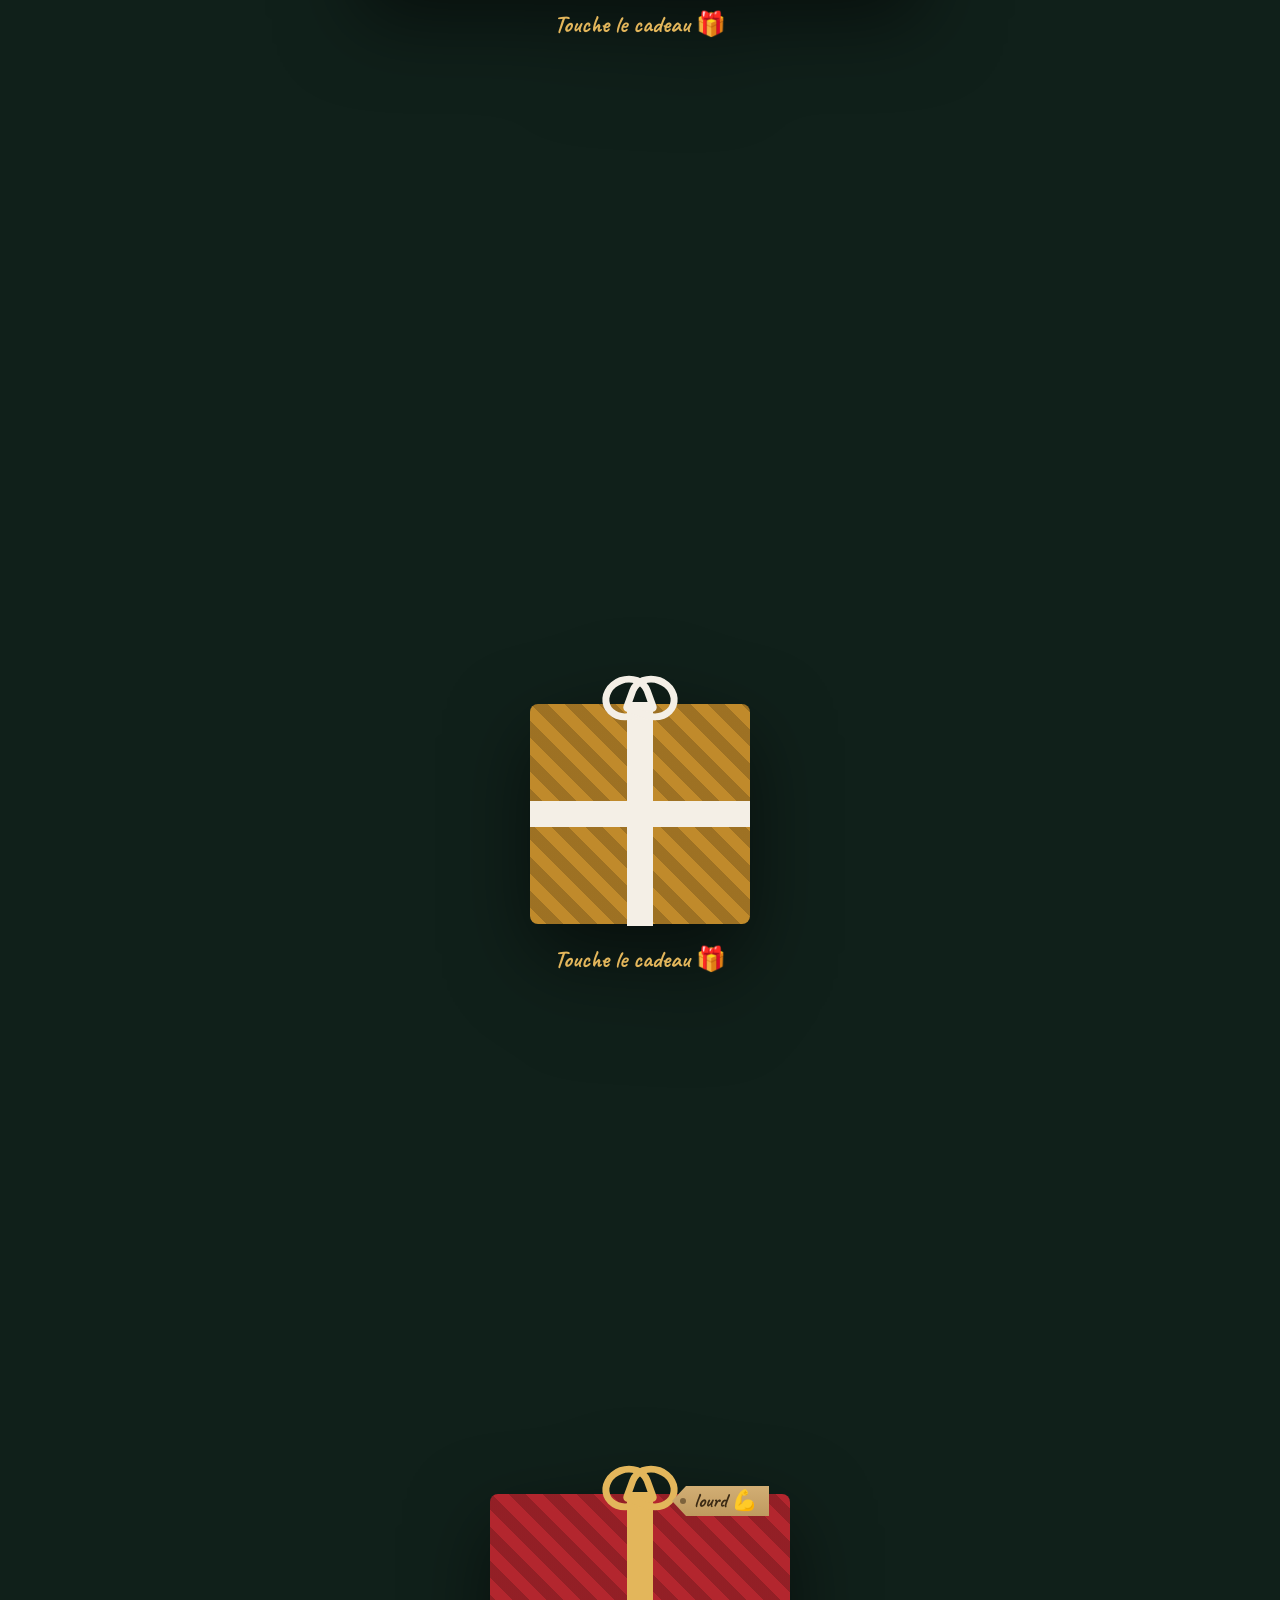
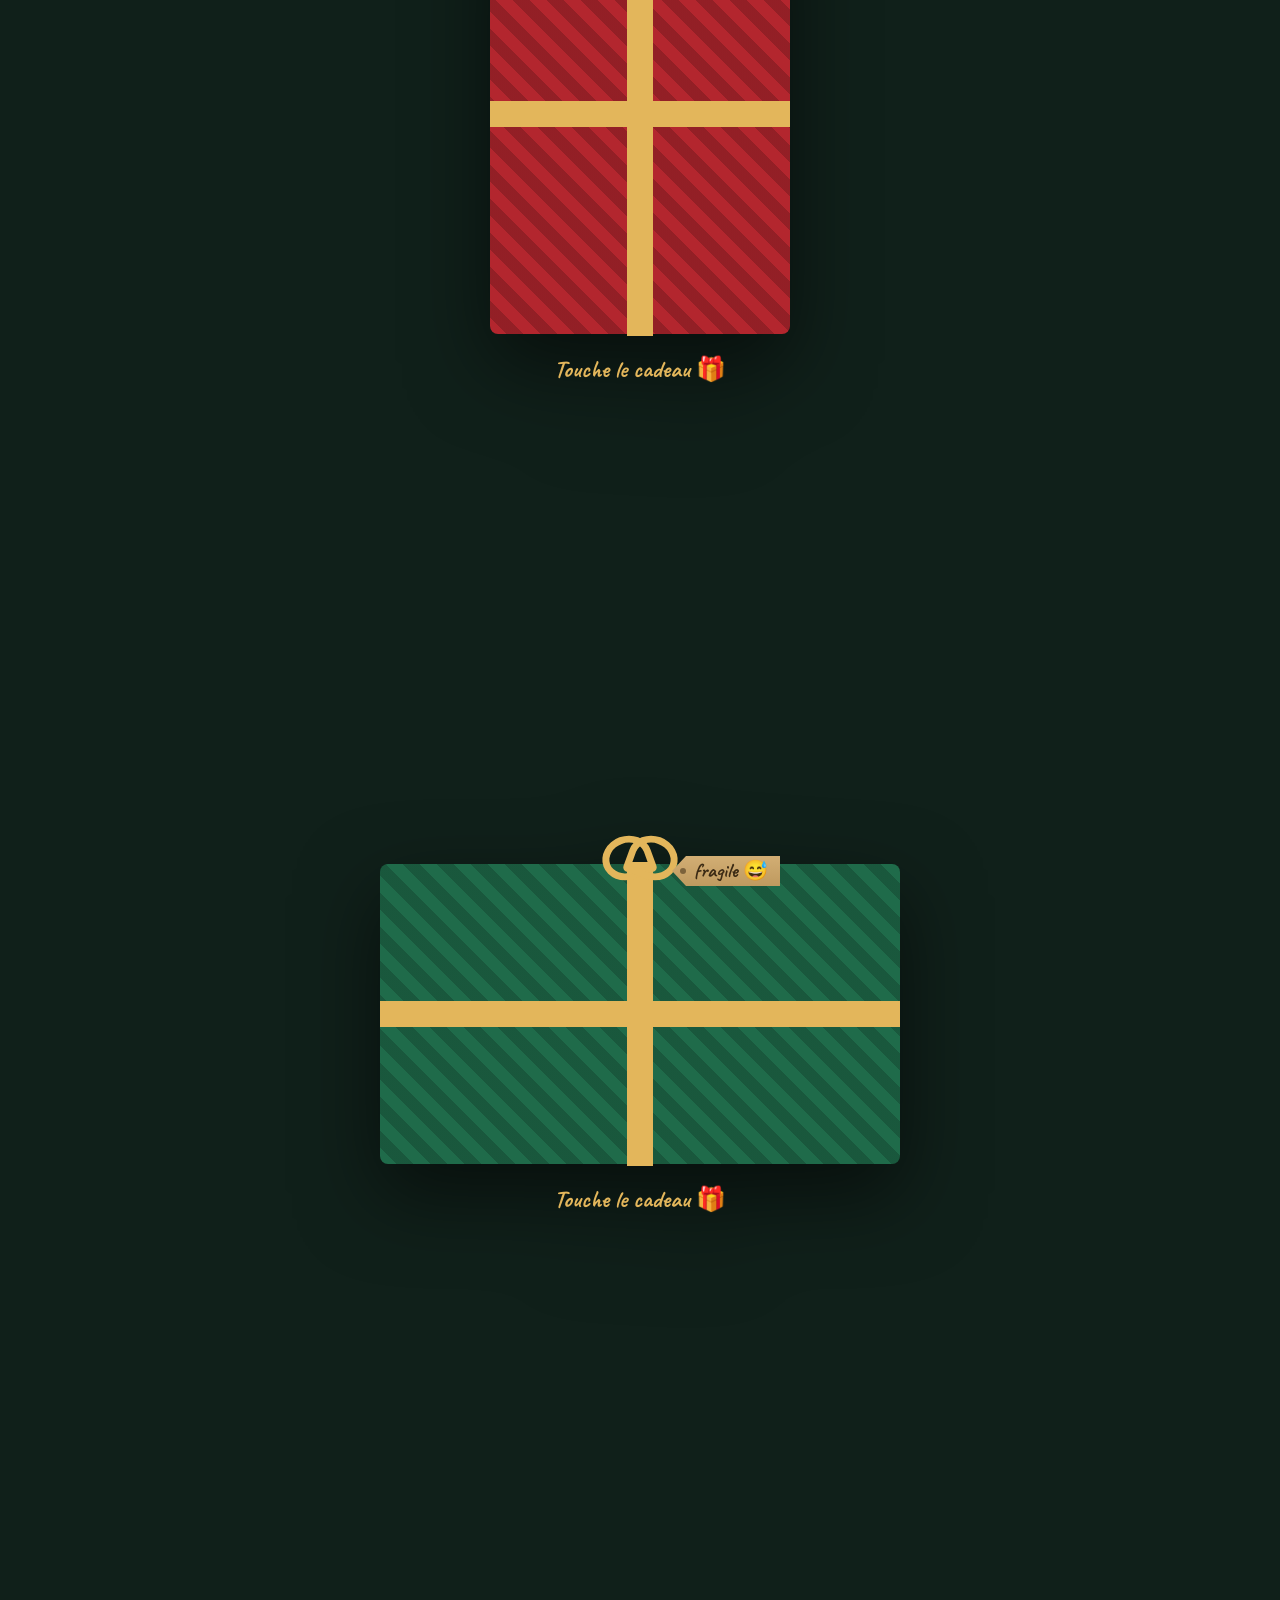
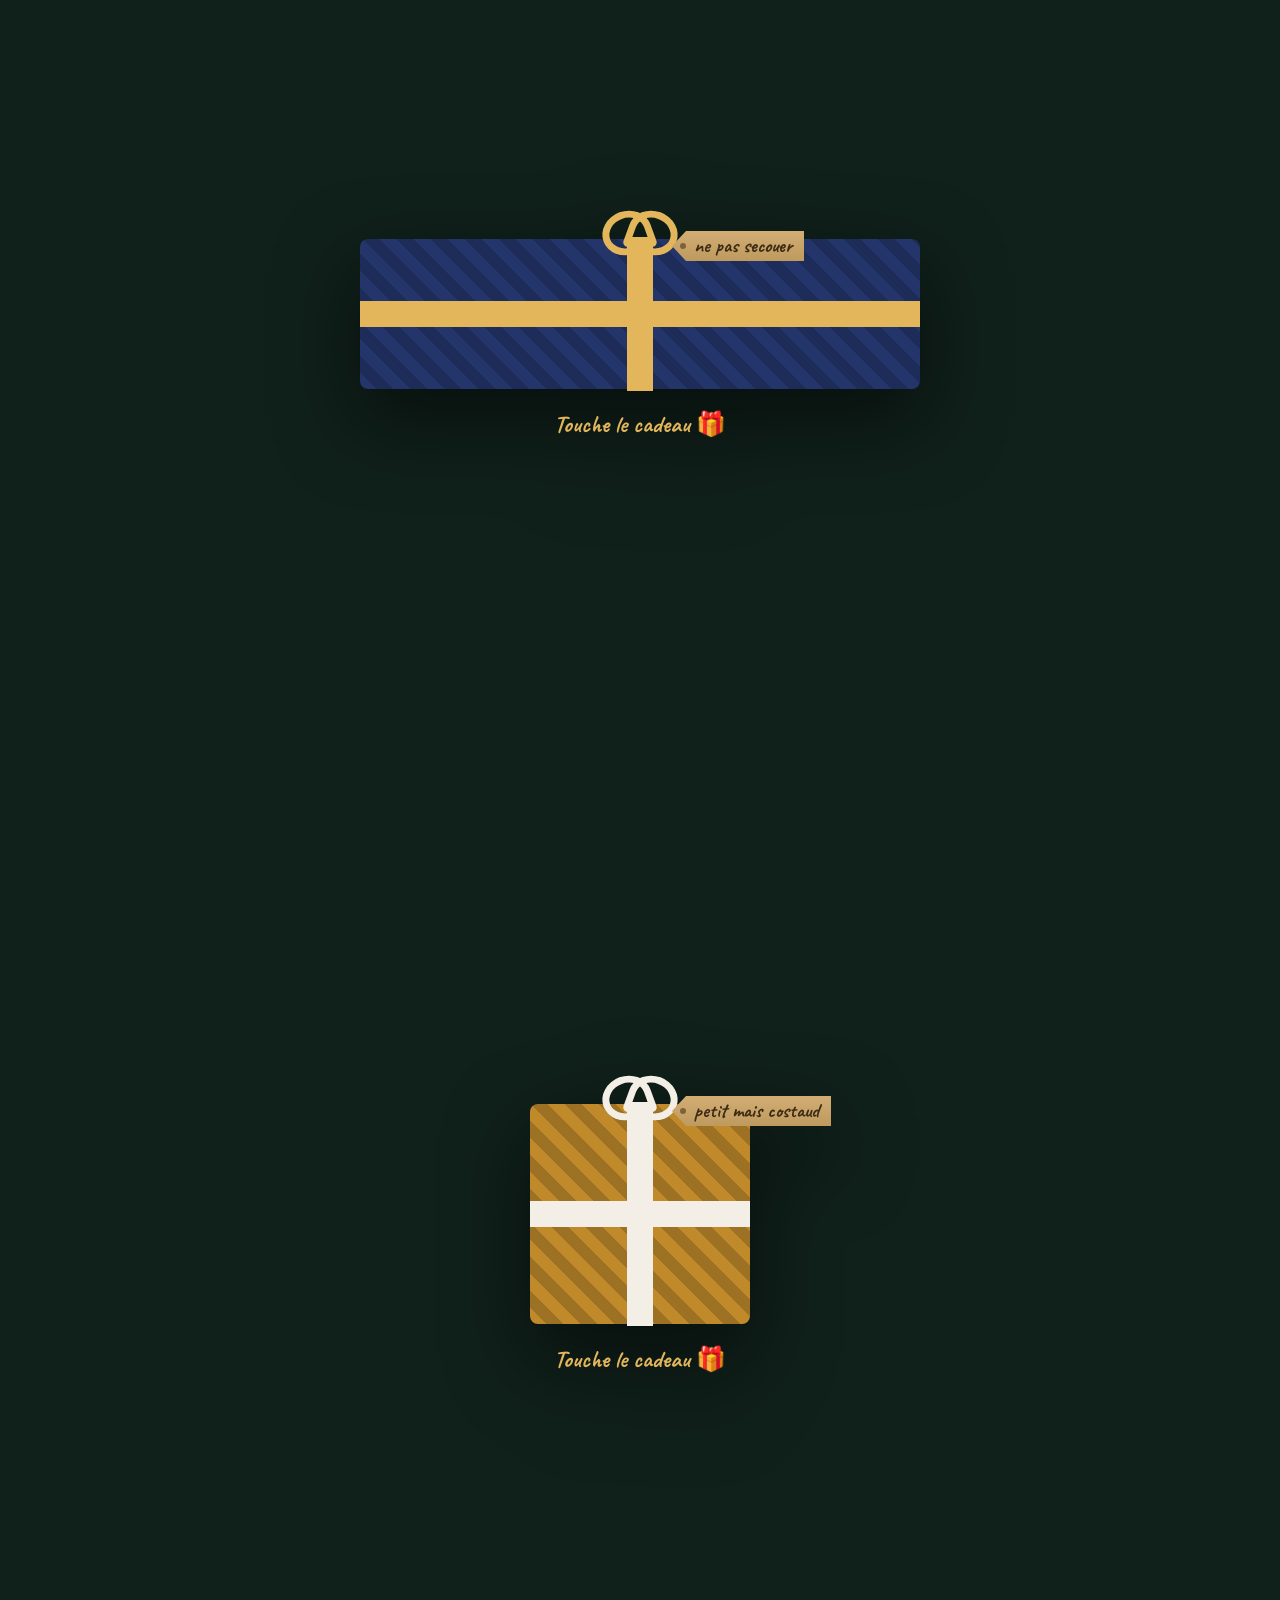
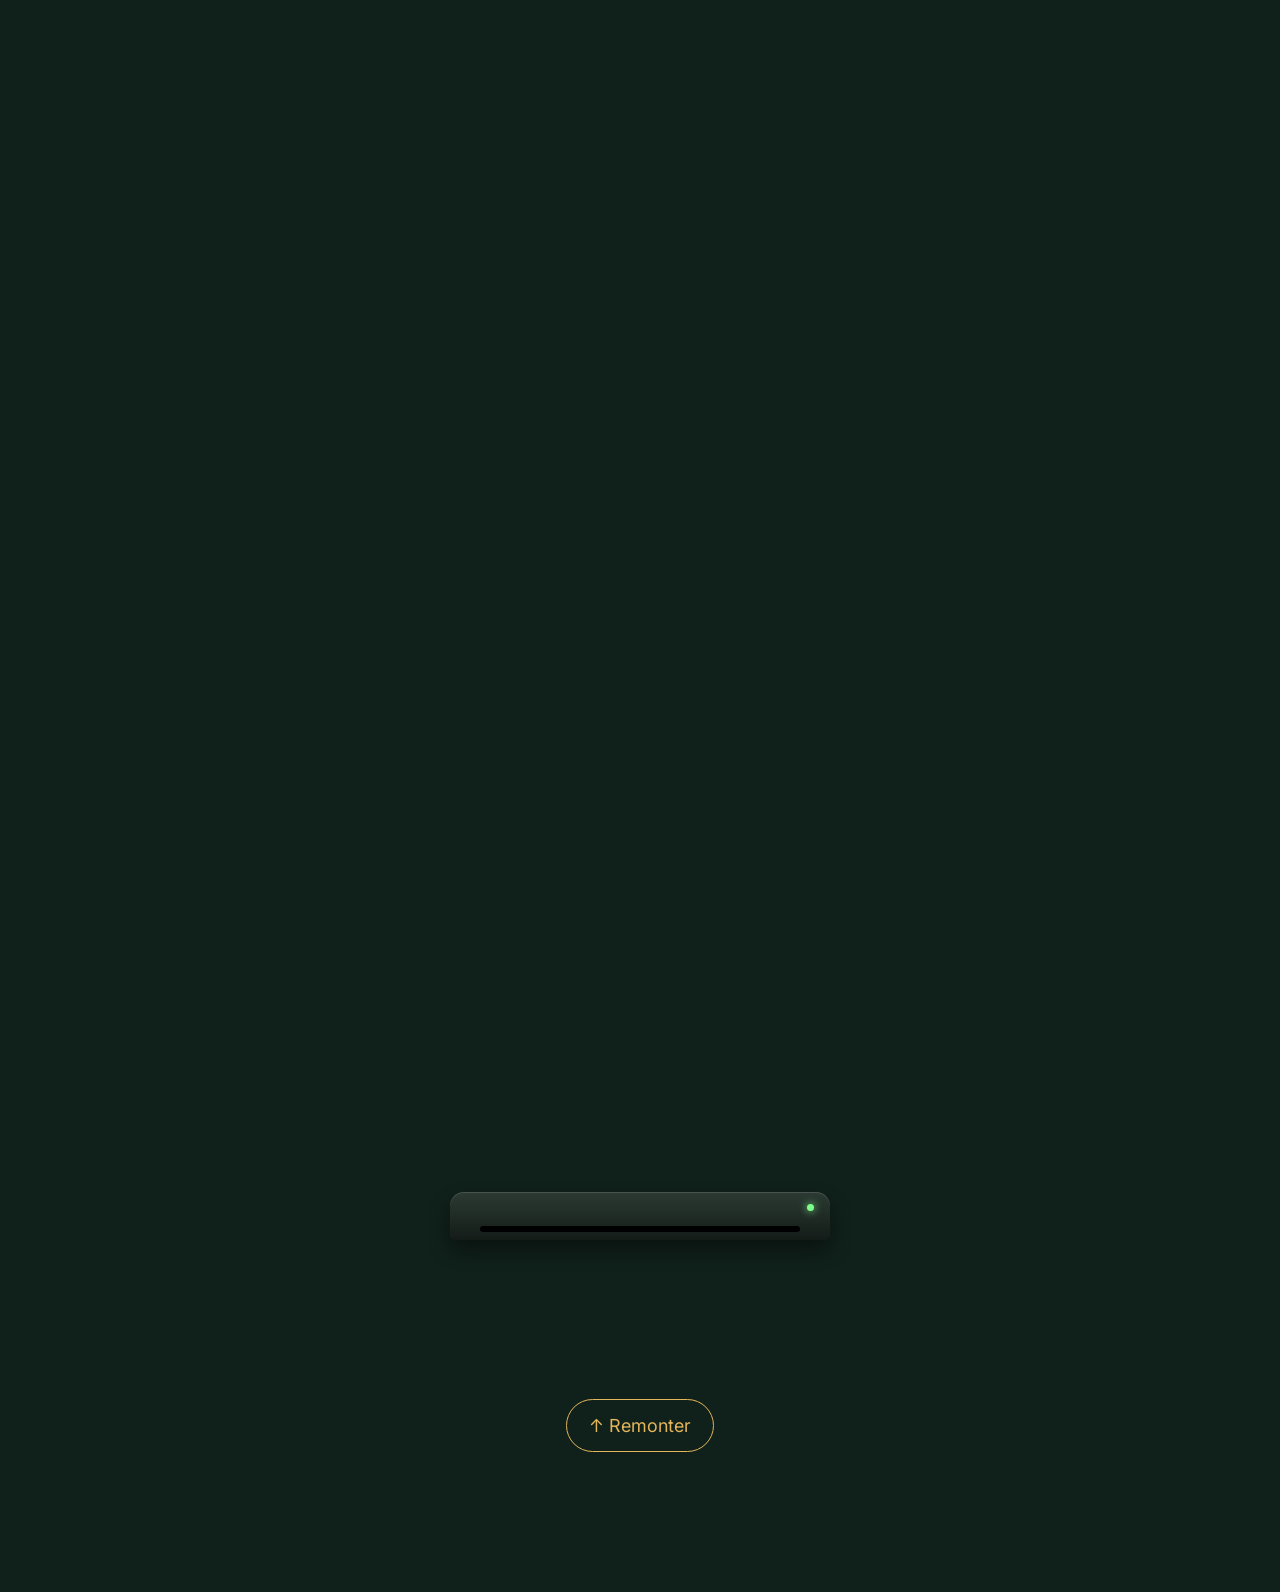
<file: file (19).html>
<!doctype html>
<html lang="fr" class="bloque">
<head>
<meta charset="utf-8">
<meta name="viewport" content="width=device-width,initial-scale=1,viewport-fit=cover">
<title>Ma liste de Noël 🎁</title>
<meta name="theme-color" content="#10201a">
<link rel="icon" href="data:image/svg+xml,<svg xmlns='http://www.w3.org/2000/svg' viewBox='0 0 100 100'><text y='.9em' font-size='90'>🎁</text></svg>">
<link rel="preconnect" href="https://fonts.googleapis.com">
<link rel="preconnect" href="https://fonts.gstatic.com" crossorigin>
<link rel="stylesheet" href="https://fonts.googleapis.com/css2?family=Caveat:wght@500;700&family=Fraunces:opsz,wght@9..144,500;9..144,800&family=Inter:wght@400;600&family=JetBrains+Mono:wght@400;700&display=swap">
<link rel="stylesheet" href="style.css">
<script src="app.js" defer></script>
</head>
<body>
<canvas id="neige" aria-hidden="true"></canvas>

<div id="intro">
  <button class="boite" id="boite" aria-label="Ouvrir le cadeau">
    <span class="couvercle"></span><span class="corps"></span><span class="rv"></span><span class="noeud"></span>
  </button>
  <p class="tire">Tire sur le ruban</p>
</div>

<header class="tete">
  <button class="boule" id="boule" aria-label="Boule de Noël"></button>
  <p class="sur">Liste de Noël · <span id="annee"></span></p>
  <h1>Quatre cadeaux<br>à déballer.</h1>
  <div class="horloge" id="horloge"></div>
  <nav class="sommaire">
    <a href="#setup"><b>01</b>La tour</a>
    <a href="#ecran"><b>02</b>L'écran</a>
    <a href="#clavier"><b>03</b>Clavier + souris</a>
    <a href="#ear"><b>04</b>Les écouteurs</a>
  </nav>
</header>

<main>
<section class="ch" id="setup" style="--c:#b3262e;--w:min(56vw,300px);--h:min(54svh,440px)">
  <div class="emb"><span class="g"></span><span class="d"></span><span class="rv"></span><span class="noeud"></span><em>Touche le cadeau 🎁</em></div>
  <div class="contenu">
    <p class="num">01 / 04</p>
    <h2>La tour</h2>
    <figure class="duo"><img class="ferme" data-img="setup" alt="be quiet! Pure Base 501 Airflow Black"><img class="ferme" data-img="setupOuvert" alt="Boîtier ouvert"></figure>
    <p class="prix"><span class="compte" data-k="setup"></span></p>
    <p class="desc" id="infoTour"></p>
    <a class="lien aim" data-lien="setup" target="_blank" rel="noopener">Voir le boîtier ↗</a>
  </div>
</section>

<section class="ch" id="ecran" style="--c:#1f6b4a;--w:min(86vw,520px);--h:min(36svh,300px)">
  <div class="emb"><span class="g"></span><span class="d"></span><span class="rv"></span><span class="noeud"></span><em>Touche le cadeau 🎁</em></div>
  <div class="contenu">
    <p class="num">02 / 04</p>
    <h2>L'écran</h2>
    <figure class="moniteur"><img class="ferme" data-img="ecran" alt="AOC 27G4XED"><video id="video" muted playsinline loop preload="none"></video></figure>
    <p class="prix"><span class="compte" data-k="ecran"></span></p>
    <p class="desc">AOC 27G4XED · 27 pouces · 180 Hz</p>
    <a class="lien aim" data-lien="ecran" target="_blank" rel="noopener">Voir l'écran ↗</a>
  </div>
</section>

<section class="ch" id="clavier" style="--c:#23356b;--w:min(90vw,560px);--h:min(20svh,150px)">
  <div class="emb"><span class="g"></span><span class="d"></span><span class="rv"></span><span class="noeud"></span><em>Touche le cadeau 🎁</em></div>
  <div class="contenu">
    <p class="num">03 / 04</p>
    <h2>Clavier + souris</h2>
    <figure class="duo"><img class="ferme" data-img="clavier" alt="Clavier Logitech"><img class="ferme petit" data-img="souris" alt="Souris Logitech"></figure>
    <p class="prix"><span class="compte" data-k="clavier"></span></p>
    <p class="desc">Logitech MK950 · sans fil</p>
    <a class="lien aim" data-lien="clavier" target="_blank" rel="noopener">Voir le pack ↗</a>
  </div>
</section>

<section class="ch" id="ear" style="--c:#c08a2b;--r:#f4efe6;--w:min(44vw,220px);--h:min(28svh,220px)">
  <div class="emb"><span class="g"></span><span class="d"></span><span class="rv"></span><span class="noeud"></span><em>Touche le cadeau 🎁</em></div>
  <div class="contenu">
    <p class="num">04 / 04</p>
    <h2>Les écouteurs</h2>
    <figure><img class="ferme" data-img="ear" alt="Nothing Ear"></figure>
    <p class="prix"><span class="compte" data-k="ear"></span></p>
    <p class="desc">Nothing Ear · sans fil</p>
    <a class="lien aim" data-lien="ear" target="_blank" rel="noopener">Voir les écouteurs ↗</a>
  </div>
</section>

<section class="fin" id="liste">
  <h2 data-vu>Joyeux<br>Noël</h2>
  <p id="mot" data-vu></p>
  <svg class="signature" data-vu viewBox="0 0 400 100"><text id="sig" x="200" y="72" text-anchor="middle"></text></svg>
  <figure class="polaroid" data-vu><img data-img="photo" alt="Mon futur setup"><figcaption id="legende"></figcaption></figure>
  <div class="caisse" data-vu>
    <div class="imprimante"><i></i></div>
    <div id="ticket"></div>
  </div>
  <div class="actions" id="actions">
    <button class="aim" id="copier">Copier</button>
    <button class="aim" id="partager">Partager</button>
    <a class="aim" id="wa" target="_blank" rel="noopener">WhatsApp</a>
    <a class="aim" id="sms">SMS</a>
    <button class="aim" id="imprimer">Imprimer</button>
  </div>
  <button class="remonter aim" id="remonter">↑ Remonter</button>
</section>
</main>

<nav class="pilule">
  <button id="platine" class="aim" aria-label="Musique"><span class="vinyle"></span></button>
  <span class="compteur"><span class="guirlande" id="guirlande"><i></i><i></i><i></i><i></i></span><b id="nb">0/4</b></span>
  <button id="anim" class="aim" aria-label="Animations">✦</button>
  <button id="menuBtn" class="aim" aria-label="Menu">☰</button>
</nav>
<div class="menu" id="menu">
  <a href="#setup">01 La tour</a><a href="#ecran">02 L'écran</a><a href="#clavier">03 Clavier + souris</a><a href="#ear">04 Les écouteurs</a><a href="#liste">✦ Ma liste</a>
</div>

<dialog id="zoom"><img id="zoomImg" alt=""></dialog>
<div id="toast"></div>
</body>
</html>
</file>
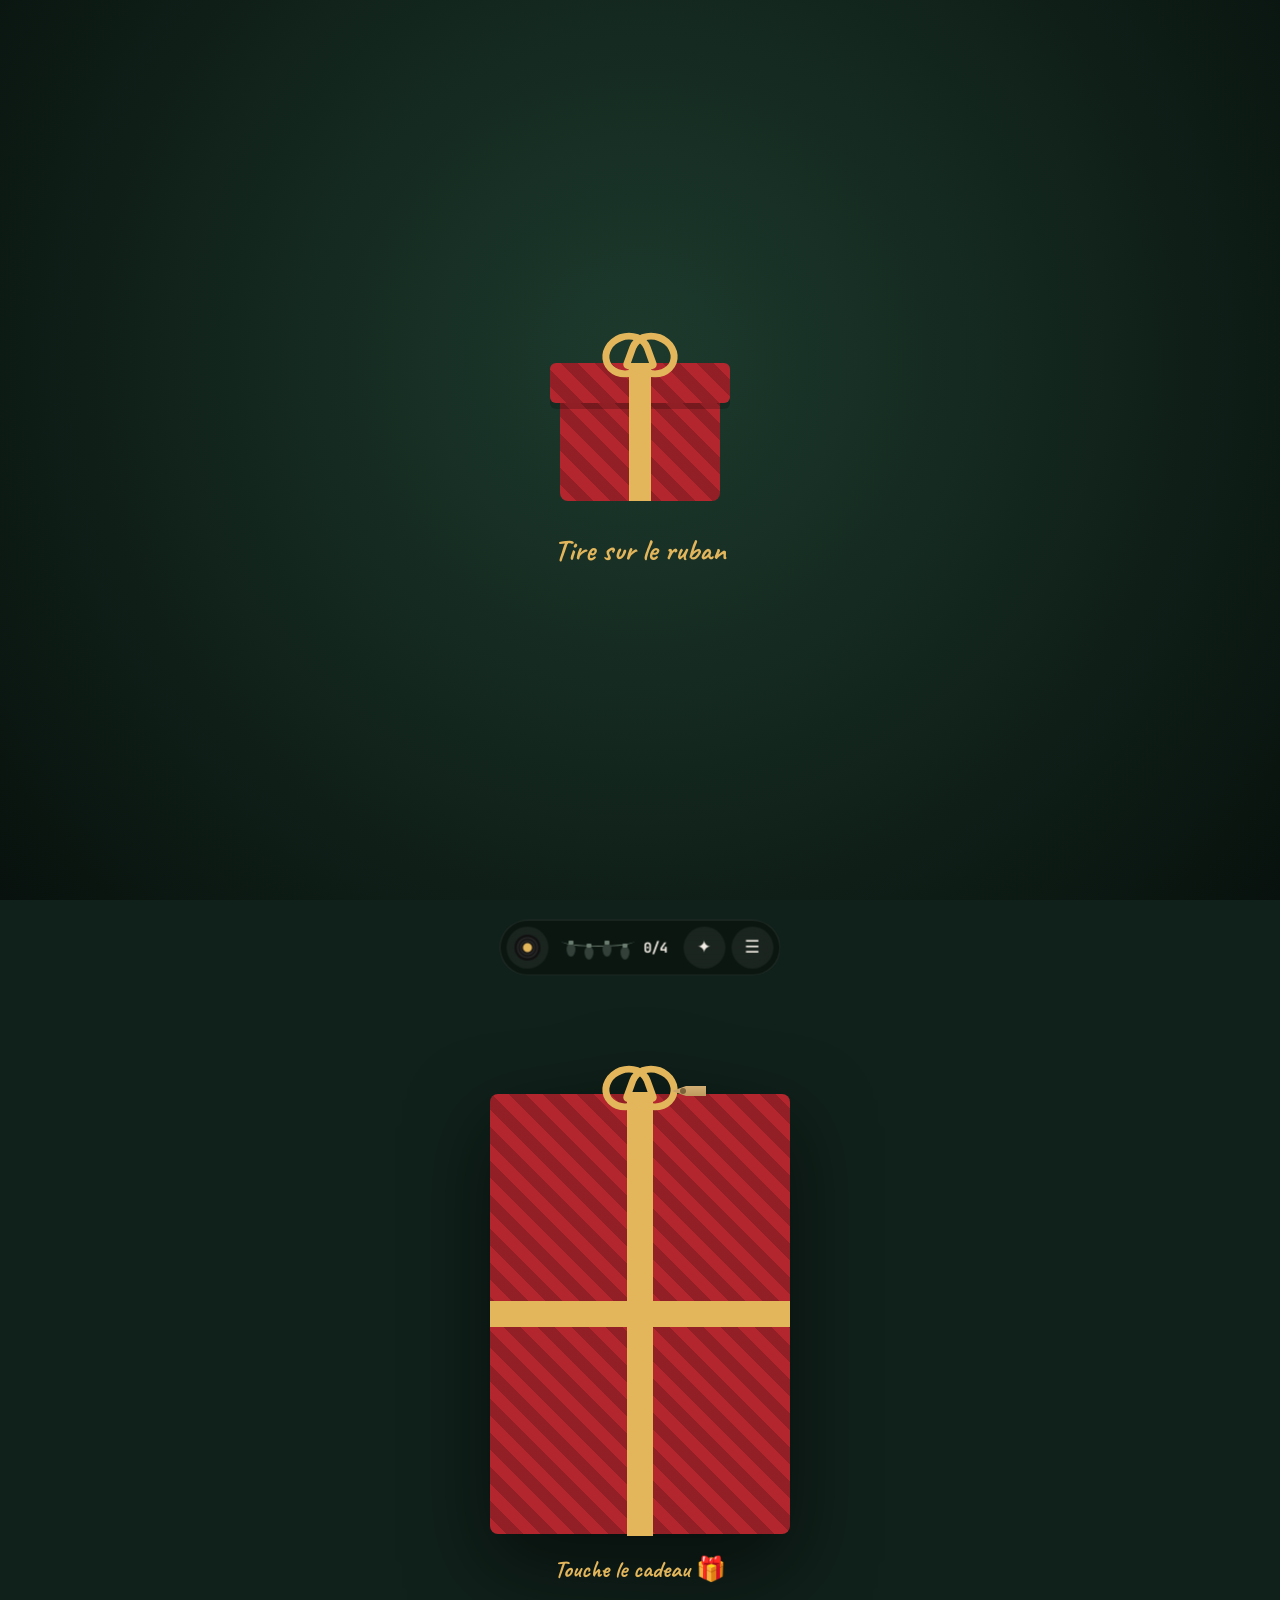
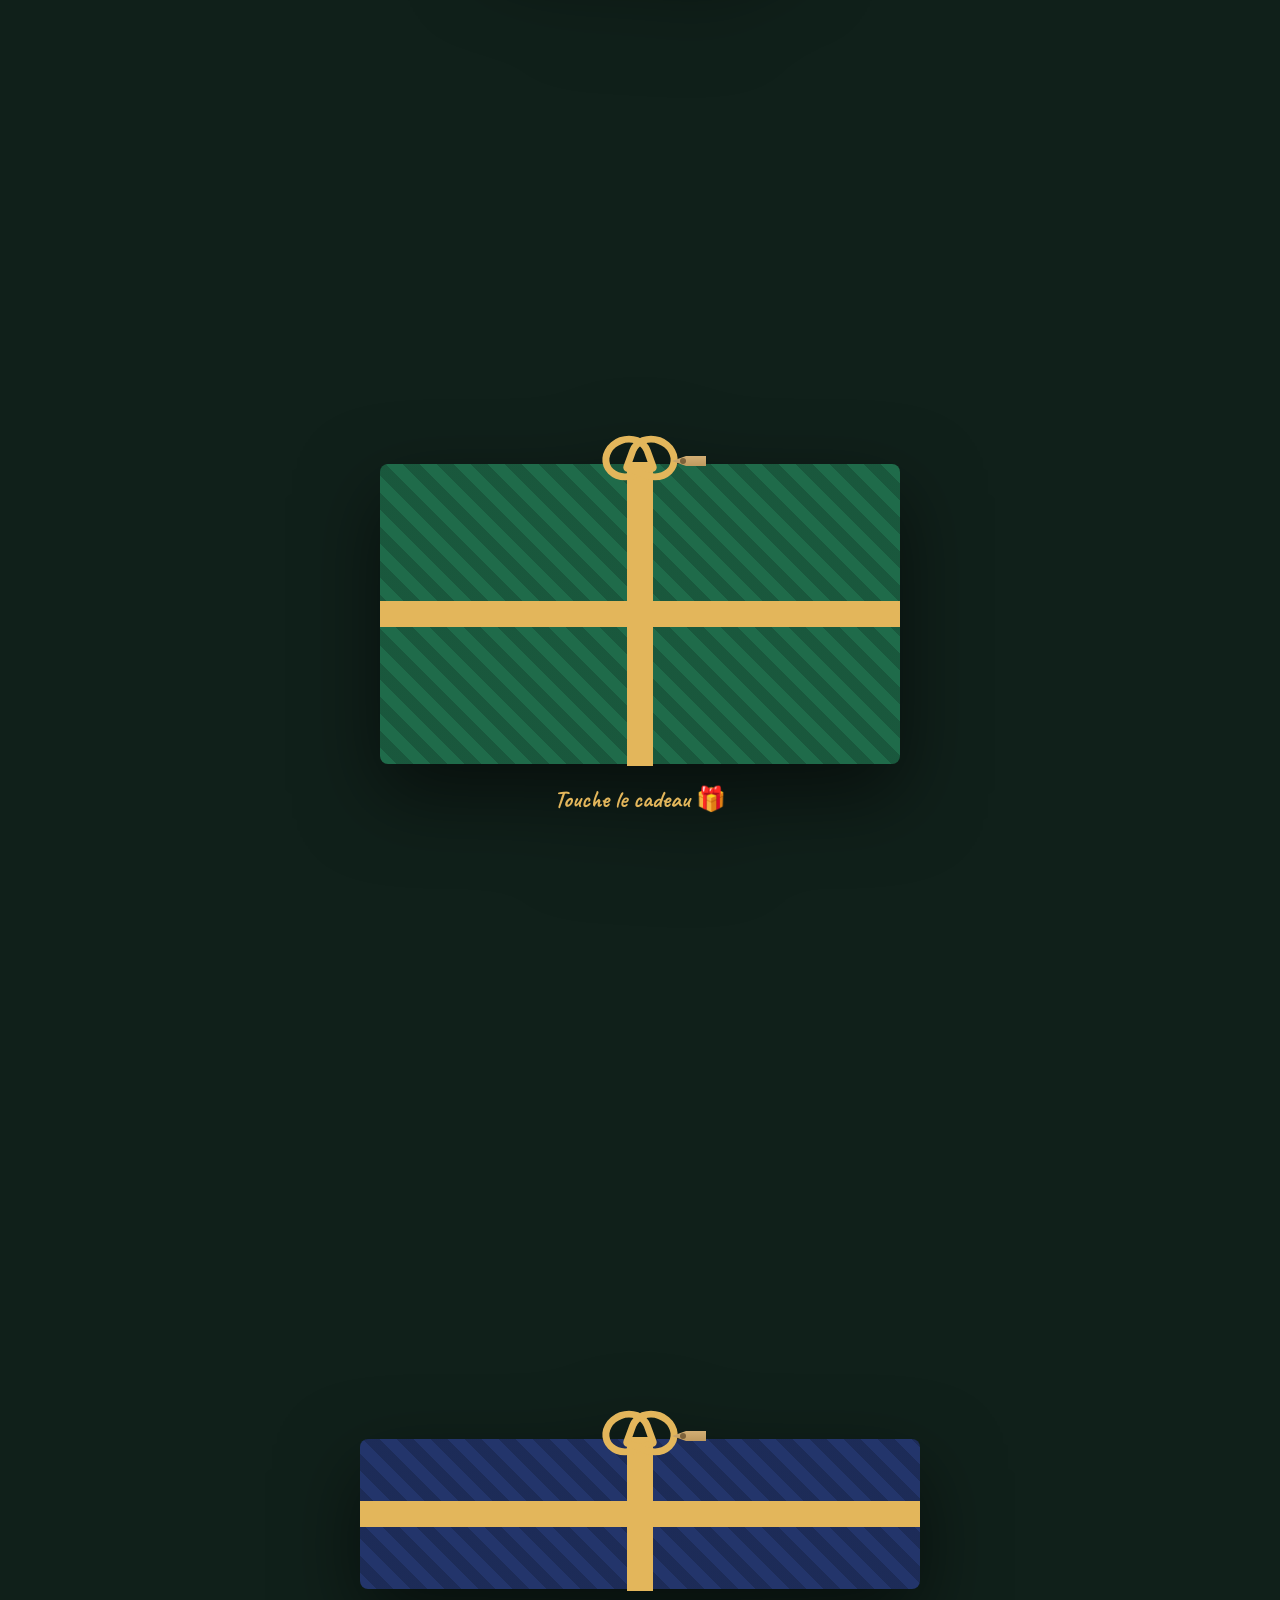
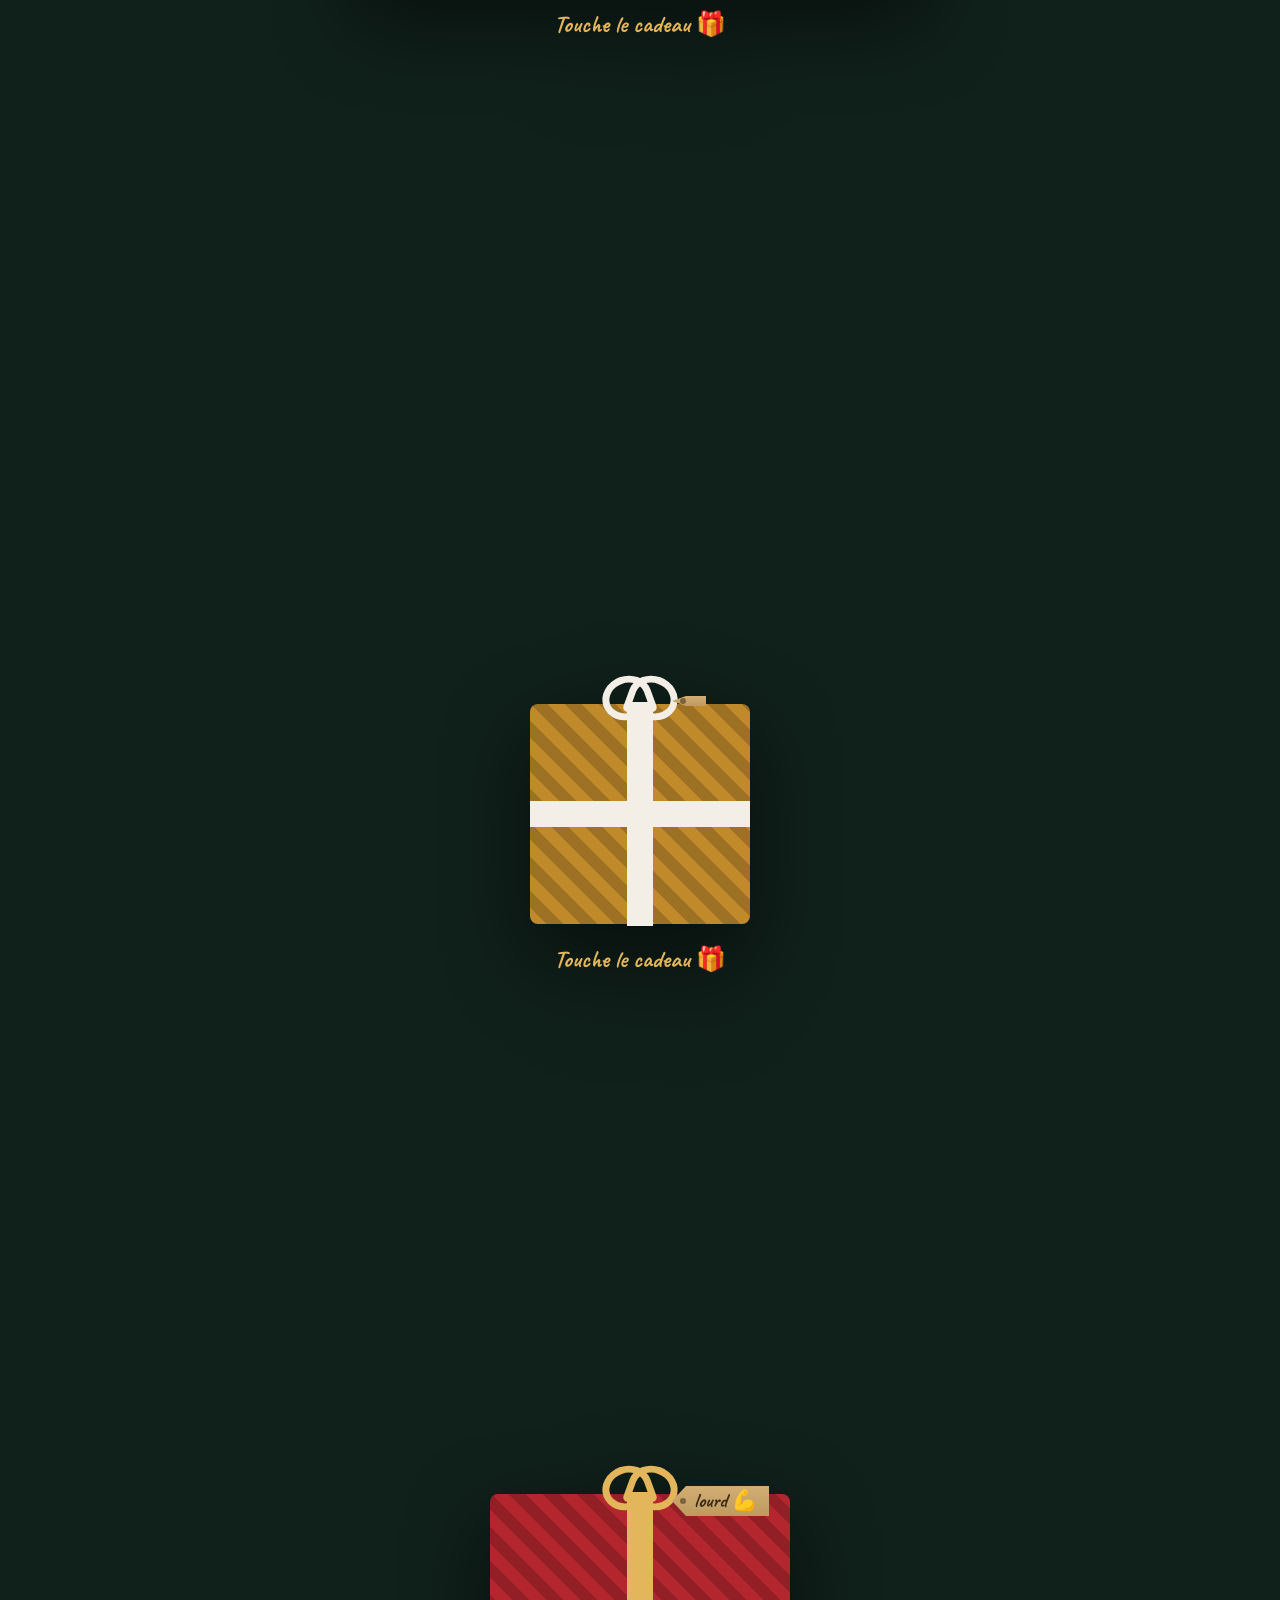
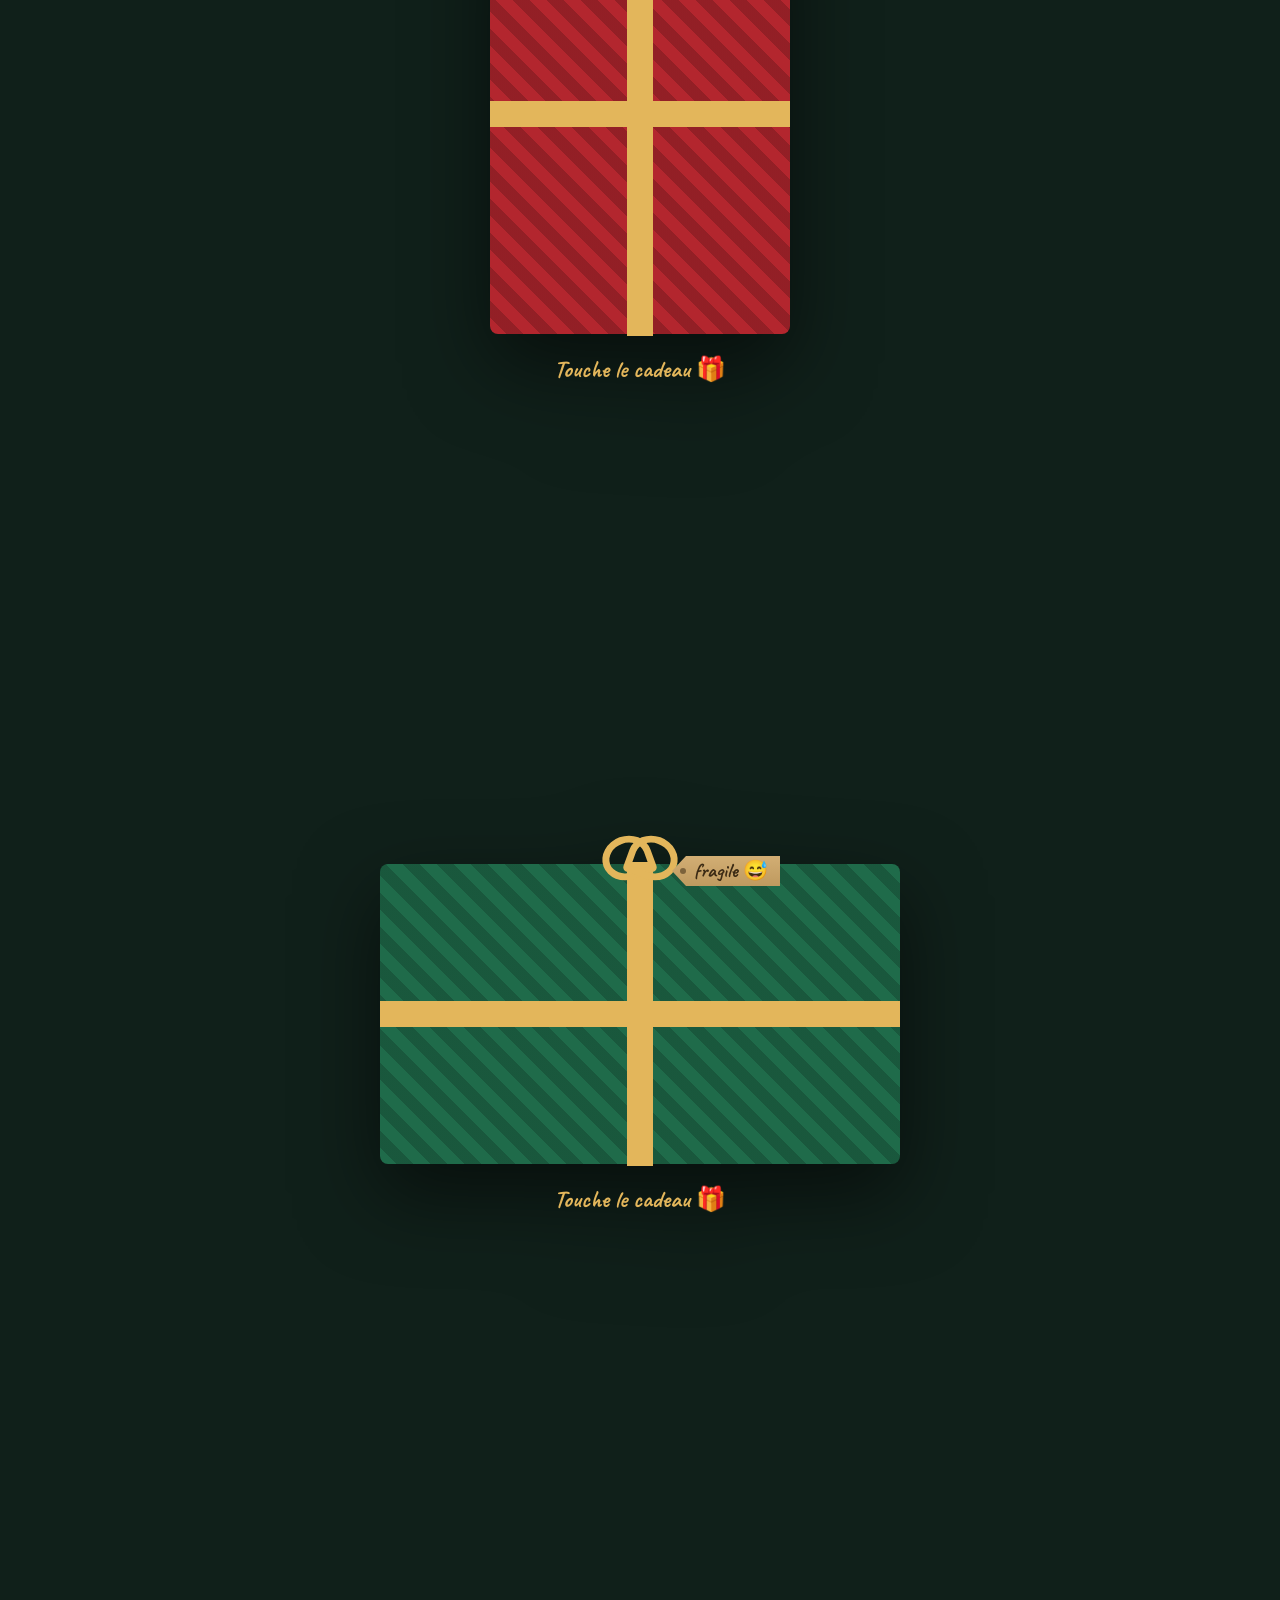
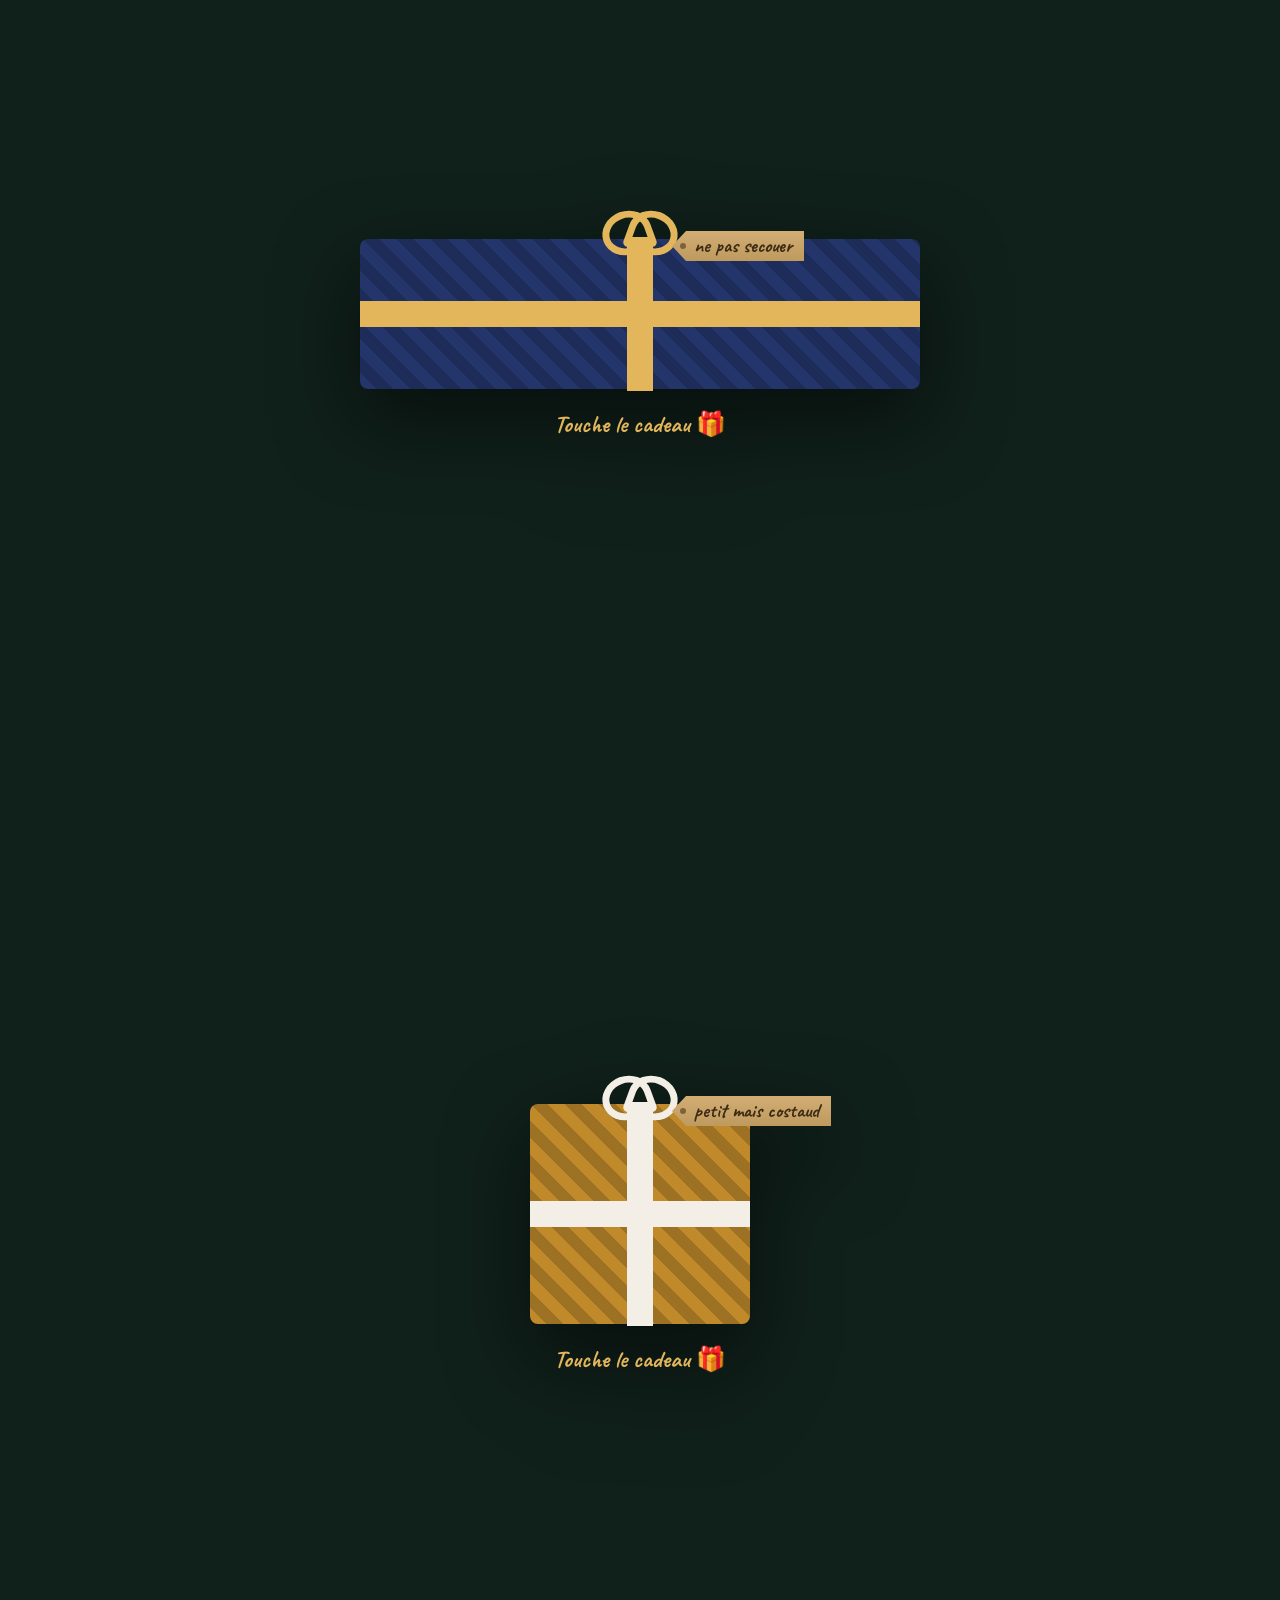
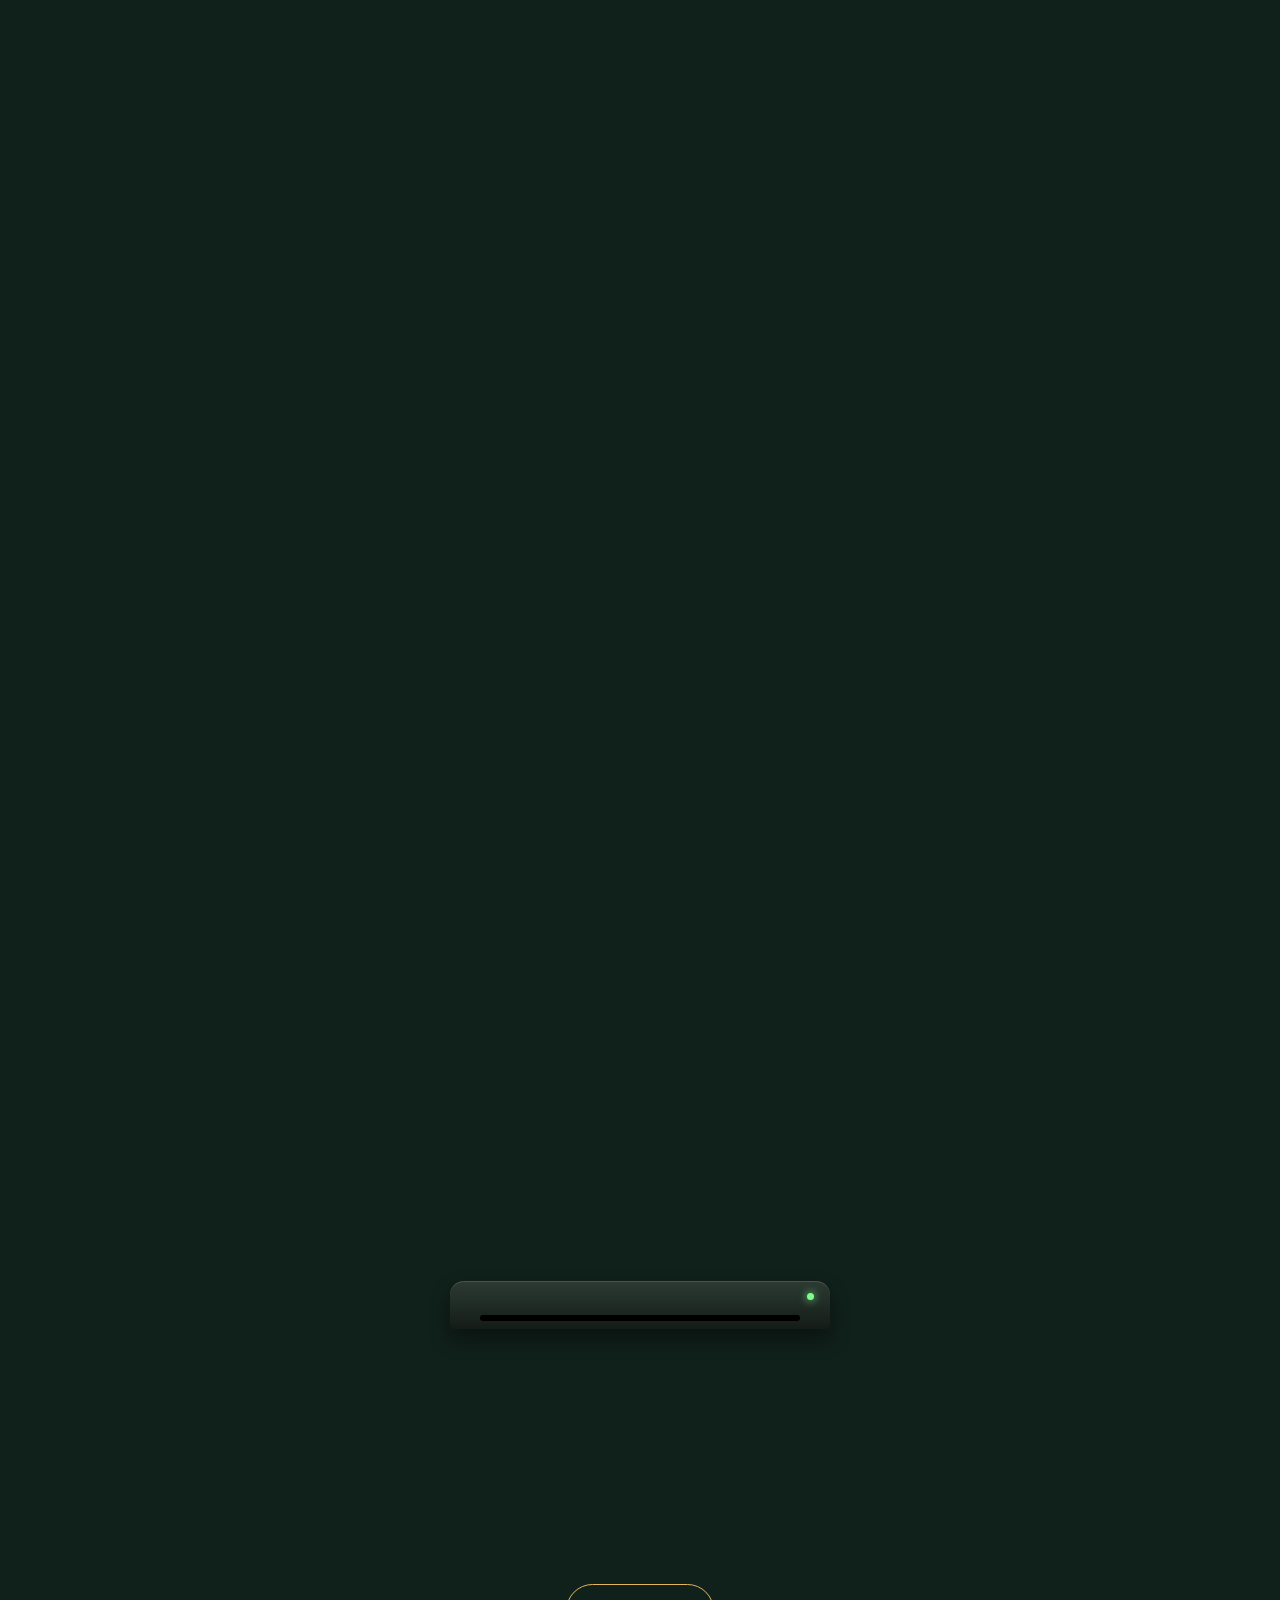
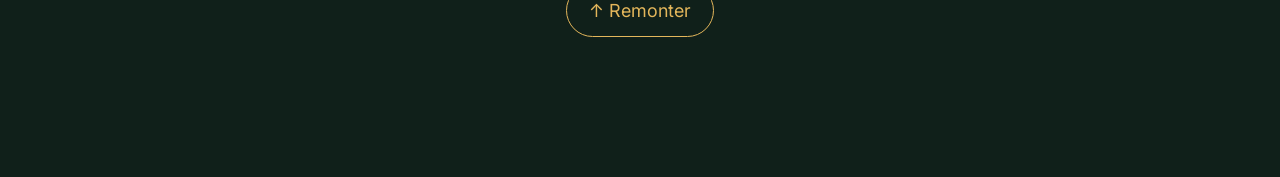
<file: file (20).html>
<!doctype html>
<html lang="fr" class="bloque">
<head>
<meta charset="utf-8">
<meta name="viewport" content="width=device-width,initial-scale=1,viewport-fit=cover">
<title>Ma liste de Noël 🎁</title>
<meta name="theme-color" content="#10201a">
<link rel="icon" href="data:image/svg+xml,<svg xmlns='http://www.w3.org/2000/svg' viewBox='0 0 100 100'><text y='.9em' font-size='90'>🎁</text></svg>">
<link rel="preconnect" href="https://fonts.googleapis.com">
<link rel="preconnect" href="https://fonts.gstatic.com" crossorigin>
<link rel="stylesheet" href="https://fonts.googleapis.com/css2?family=Caveat:wght@500;700&family=Fraunces:opsz,wght@9..144,500;9..144,800&family=Inter:wght@400;600;800&family=JetBrains+Mono:wght@400;700;800&display=swap">
<link rel="stylesheet" href="style.css">
<script src="app.js" defer></script>
</head>
<body>
<canvas id="neige" aria-hidden="true"></canvas>

<div id="intro">
  <button class="boite" id="boite" aria-label="Ouvrir le cadeau">
    <span class="couvercle"></span><span class="corps"></span><span class="rv"></span><span class="noeud"></span>
  </button>
  <p class="tire">Tire sur le ruban</p>
</div>

<header class="tete">
  <button class="boule" id="boule" aria-label="Boule de Noël"></button>
  <p class="sur">Liste de Noël · <span id="annee"></span></p>
  <h1>Quatre cadeaux<br>à déballer.</h1>
  <div class="horloge" id="horloge"></div>
  <nav class="sommaire">
    <a href="#setup"><b>01</b>La tour</a>
    <a href="#ecran"><b>02</b>L'écran</a>
    <a href="#clavier"><b>03</b>Clavier + souris</a>
    <a href="#ear"><b>04</b>Les écouteurs</a>
  </nav>
</header>

<main>
<svg id="ruban" aria-hidden="true"><path/></svg>

<section class="ch" id="setup" style="--c:#b3262e;--w:min(56vw,300px);--h:min(54svh,440px)">
  <div class="emb"><span class="g"></span><span class="d"></span><span class="rv"></span><span class="noeud"></span><span class="etiq"></span><em>Touche le cadeau 🎁</em></div>
  <div class="contenu">
    <p class="num">01 / 04</p>
    <h2>La tour</h2>
    <figure class="duo"><img class="ferme" data-img="setup" alt="be quiet! Pure Base 501 Airflow Black"><img class="ferme" data-img="setupOuvert" alt="Boîtier ouvert"></figure>
    <p class="prix"><span class="compte" data-k="setup"></span></p>
    <p class="desc" id="infoTour"></p>
    <a class="lien aim" data-lien="setup" target="_blank" rel="noopener">Voir le boîtier ↗</a>
  </div>
</section>

<section class="ch" id="ecran" style="--c:#1f6b4a;--w:min(86vw,520px);--h:min(36svh,300px)">
  <div class="emb"><span class="g"></span><span class="d"></span><span class="rv"></span><span class="noeud"></span><span class="etiq"></span><em>Touche le cadeau 🎁</em></div>
  <div class="contenu">
    <p class="num">02 / 04</p>
    <h2>L'écran</h2>
    <figure class="moniteur"><img class="ferme" data-img="ecran" alt="AOC 27G4XED"><video id="video" muted playsinline loop preload="none"></video><span class="ecr"><b>AOC</b></span><span class="led"></span></figure>
    <p class="prix"><span class="compte" data-k="ecran"></span></p>
    <p class="desc">AOC 27G4XED · 27 pouces · 180 Hz</p>
    <a class="lien aim" data-lien="ecran" target="_blank" rel="noopener">Voir l'écran ↗</a>
  </div>
</section>

<section class="ch" id="clavier" style="--c:#23356b;--w:min(90vw,560px);--h:min(20svh,150px)">
  <div class="emb"><span class="g"></span><span class="d"></span><span class="rv"></span><span class="noeud"></span><span class="etiq"></span><em>Touche le cadeau 🎁</em></div>
  <div class="contenu">
    <p class="num">03 / 04</p>
    <h2>Clavier + souris</h2>
    <figure class="duo"><img class="ferme" data-img="clavier" alt="Clavier Logitech"><img class="ferme petit" data-img="souris" alt="Souris Logitech"></figure>
    <p class="prix"><span class="compte" data-k="clavier"></span></p>
    <p class="desc">Logitech MK950 · sans fil</p>
    <a class="lien aim" data-lien="clavier" target="_blank" rel="noopener">Voir le pack ↗</a>
  </div>
</section>

<section class="ch" id="ear" style="--c:#c08a2b;--r:#f4efe6;--w:min(44vw,220px);--h:min(28svh,220px)">
  <div class="emb"><span class="g"></span><span class="d"></span><span class="rv"></span><span class="noeud"></span><span class="etiq"></span><em>Touche le cadeau 🎁</em></div>
  <div class="contenu">
    <p class="num">04 / 04</p>
    <h2>Les écouteurs</h2>
    <figure><img class="ferme" data-img="ear" alt="Nothing Ear"></figure>
    <p class="prix"><span class="compte" data-k="ear"></span></p>
    <p class="desc">Nothing Ear · sans fil</p>
    <a class="lien aim" data-lien="ear" target="_blank" rel="noopener">Voir les écouteurs ↗</a>
  </div>
</section>

<section class="fin" id="liste">
  <h2 data-vu>Joyeux<br>Noël</h2>
  <button class="enveloppe" id="enveloppe" data-vu aria-label="Ouvrir la lettre">
    <span class="env"></span><span class="feuille"></span><span class="devant"></span><span class="rabat"></span>
    <span class="cachet"><i></i><i></i></span>
    <em>Touche le cachet</em>
  </button>
  <div class="lettre" id="lettre" hidden>
    <p id="mot"></p>
    <svg class="signature" viewBox="0 0 400 100"><text id="sig" x="200" y="72" text-anchor="middle"></text></svg>
  </div>
  <figure class="polaroid" data-vu><img data-img="photo" alt="Mon futur setup"><figcaption id="legende"></figcaption></figure>
  <div class="caisse" data-vu>
    <div class="imprimante"><i></i></div>
    <div id="ticket"></div>
  </div>
  <p class="astuce" id="astuce"></p>
  <div class="actions" id="actions">
    <button class="aim" id="copier">Copier</button>
    <button class="aim" id="partager">Partager</button>
    <a class="aim" id="wa" target="_blank" rel="noopener">WhatsApp</a>
    <a class="aim" id="sms">SMS</a>
    <button class="aim" id="imprimer">Imprimer</button>
  </div>
  <button class="remonter aim" id="remonter">↑ Remonter</button>
</section>
</main>

<nav class="pilule">
  <button id="platine" class="aim" aria-label="Musique"><span class="vinyle"></span></button>
  <span class="compteur"><span class="guirlande" id="guirlande"><i></i><i></i><i></i><i></i></span><b id="nb">0/4</b></span>
  <button id="anim" class="aim" aria-label="Animations">✦</button>
  <button id="menuBtn" class="aim" aria-label="Menu">☰</button>
</nav>
<div class="menu" id="menu">
  <a href="#setup">01 La tour</a><a href="#ecran">02 L'écran</a><a href="#clavier">03 Clavier + souris</a><a href="#ear">04 Les écouteurs</a><a href="#liste">✦ Ma liste</a>
</div>

<dialog id="zoom"><img id="zoomImg" alt=""></dialog>
<div id="toast"></div>
</body>
</html>
</file>
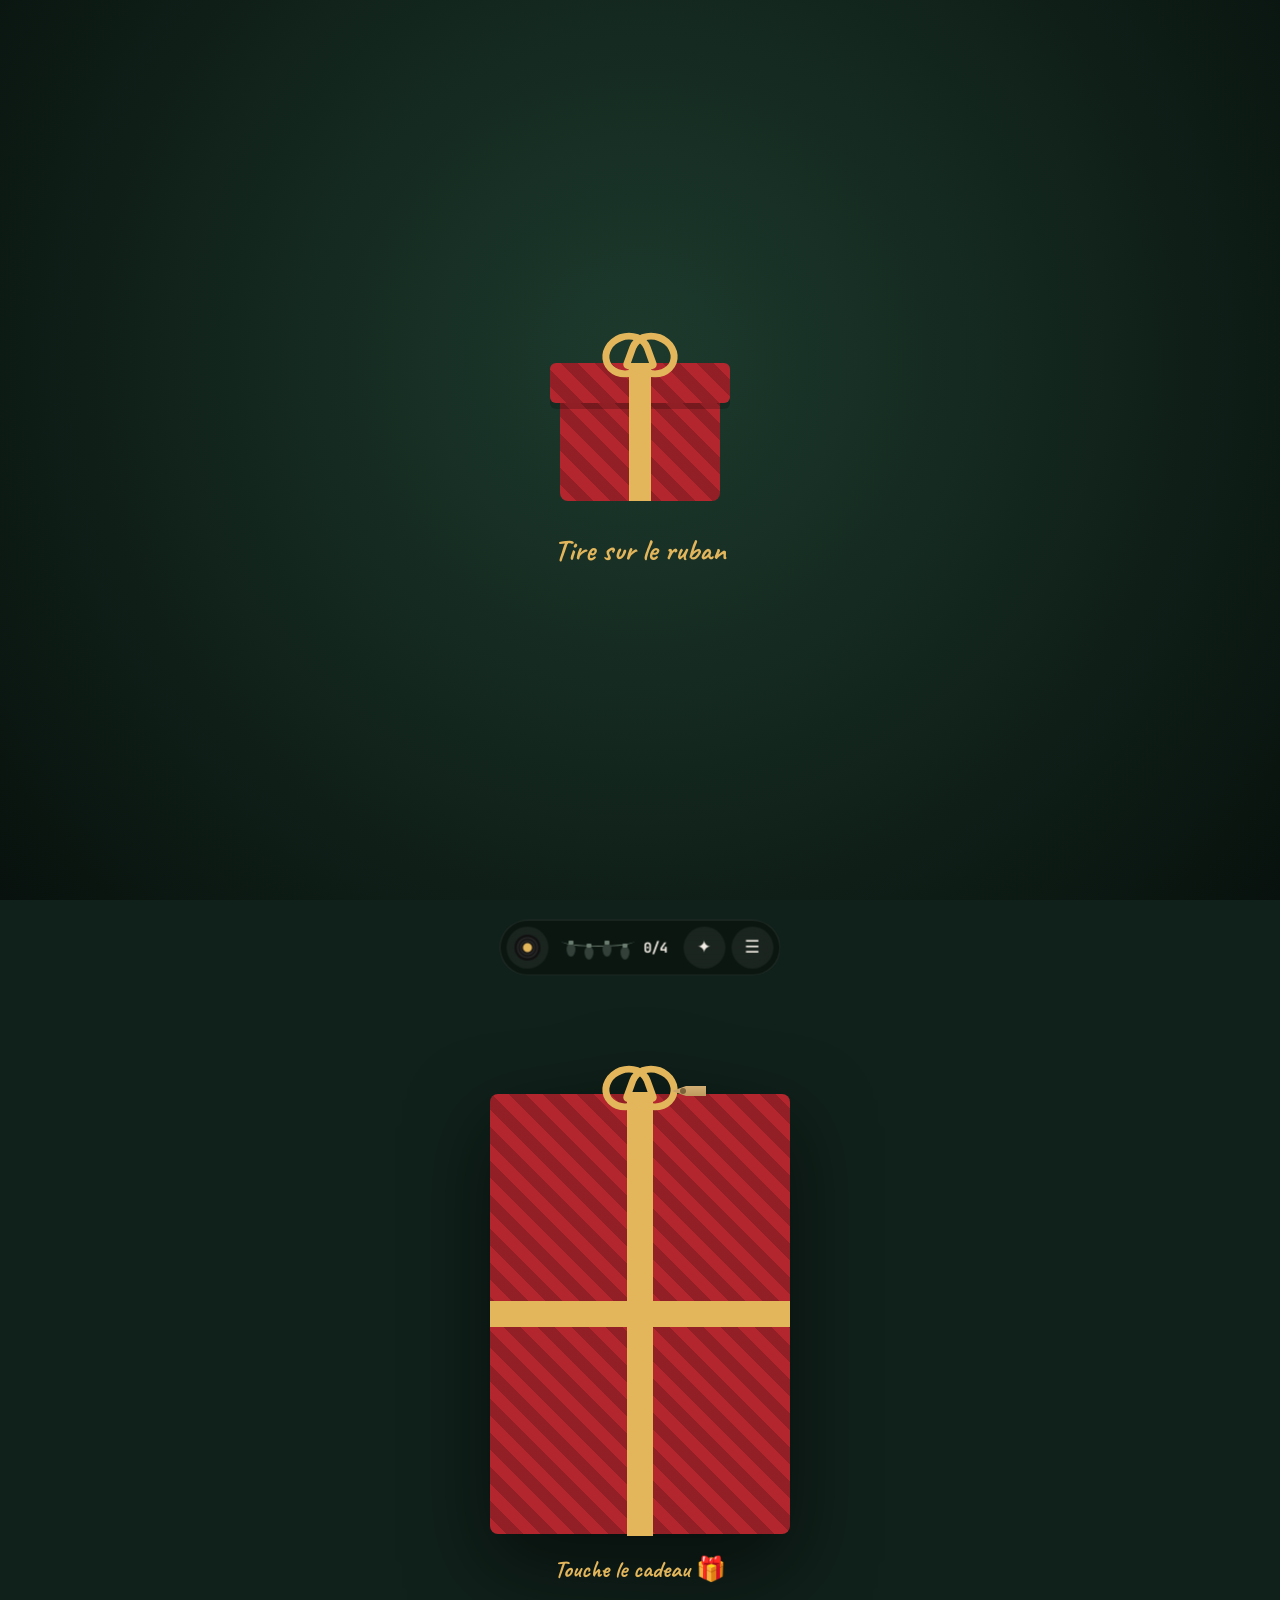
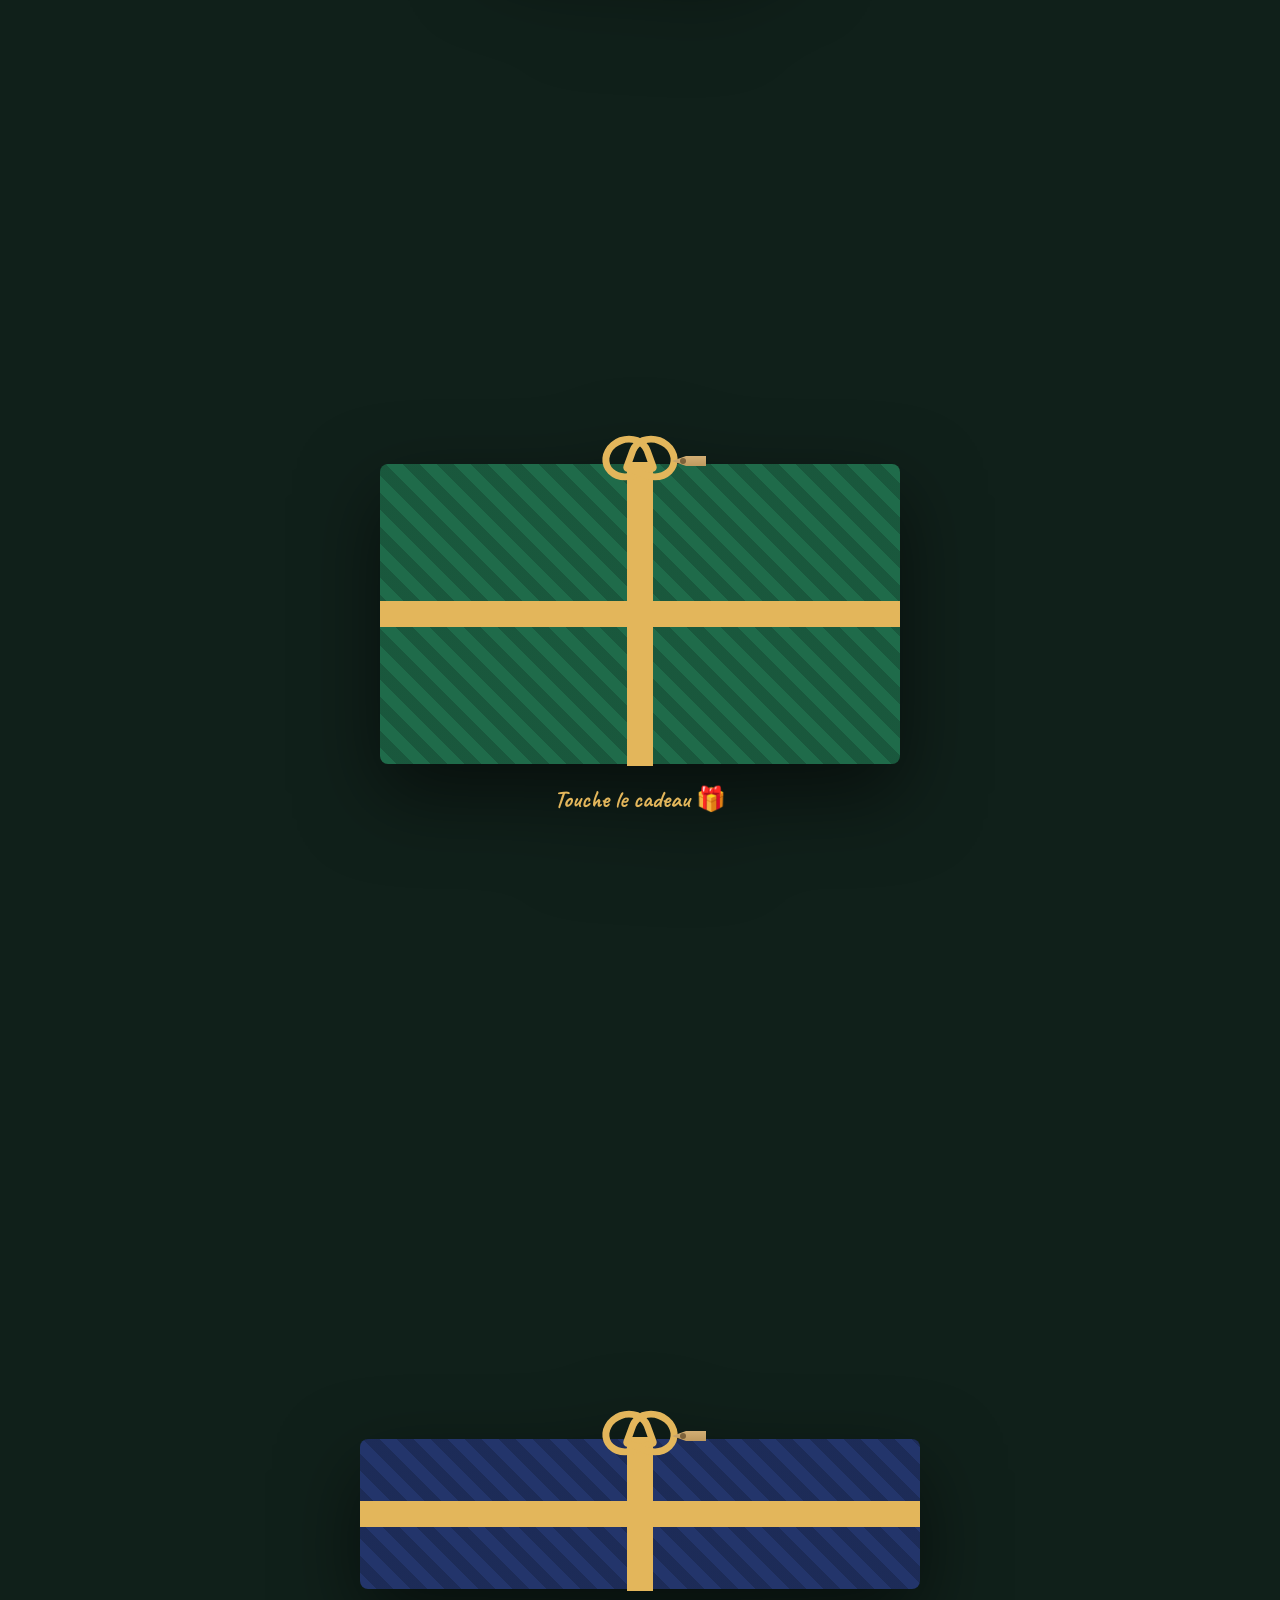
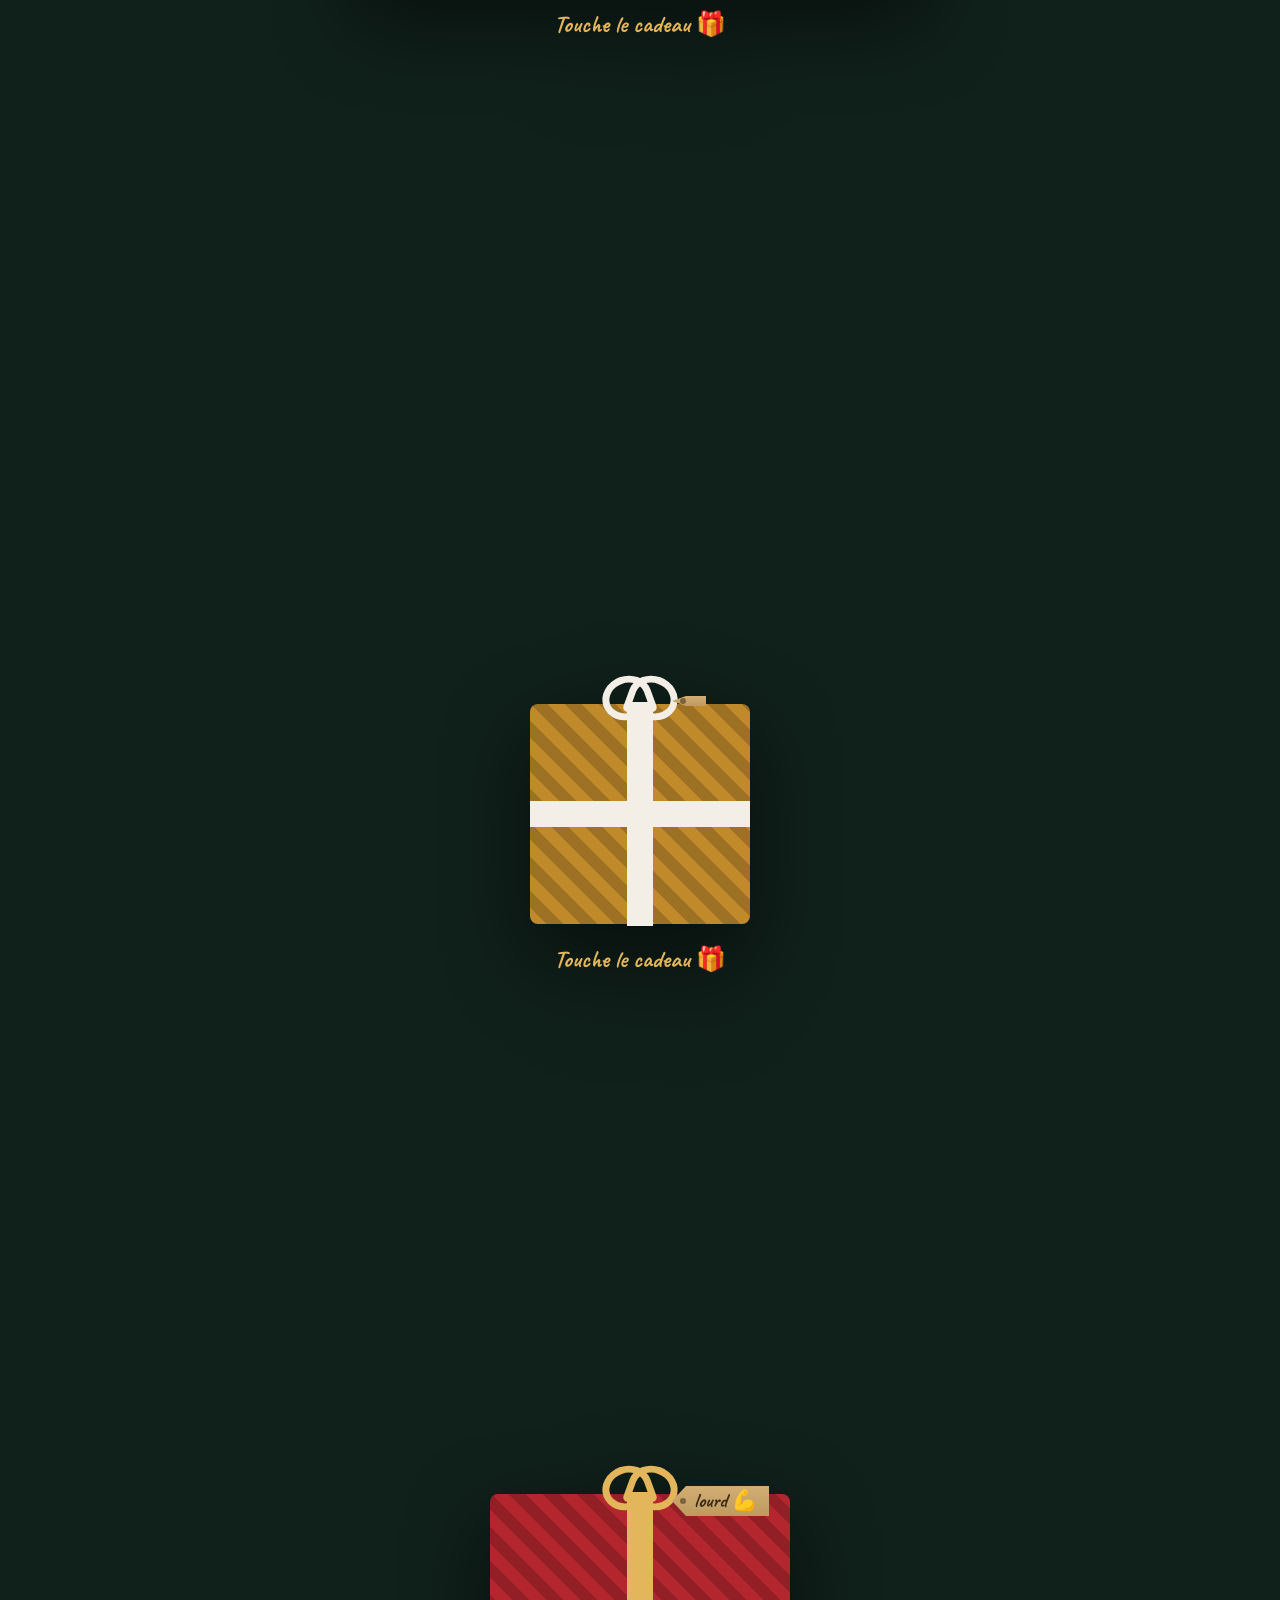
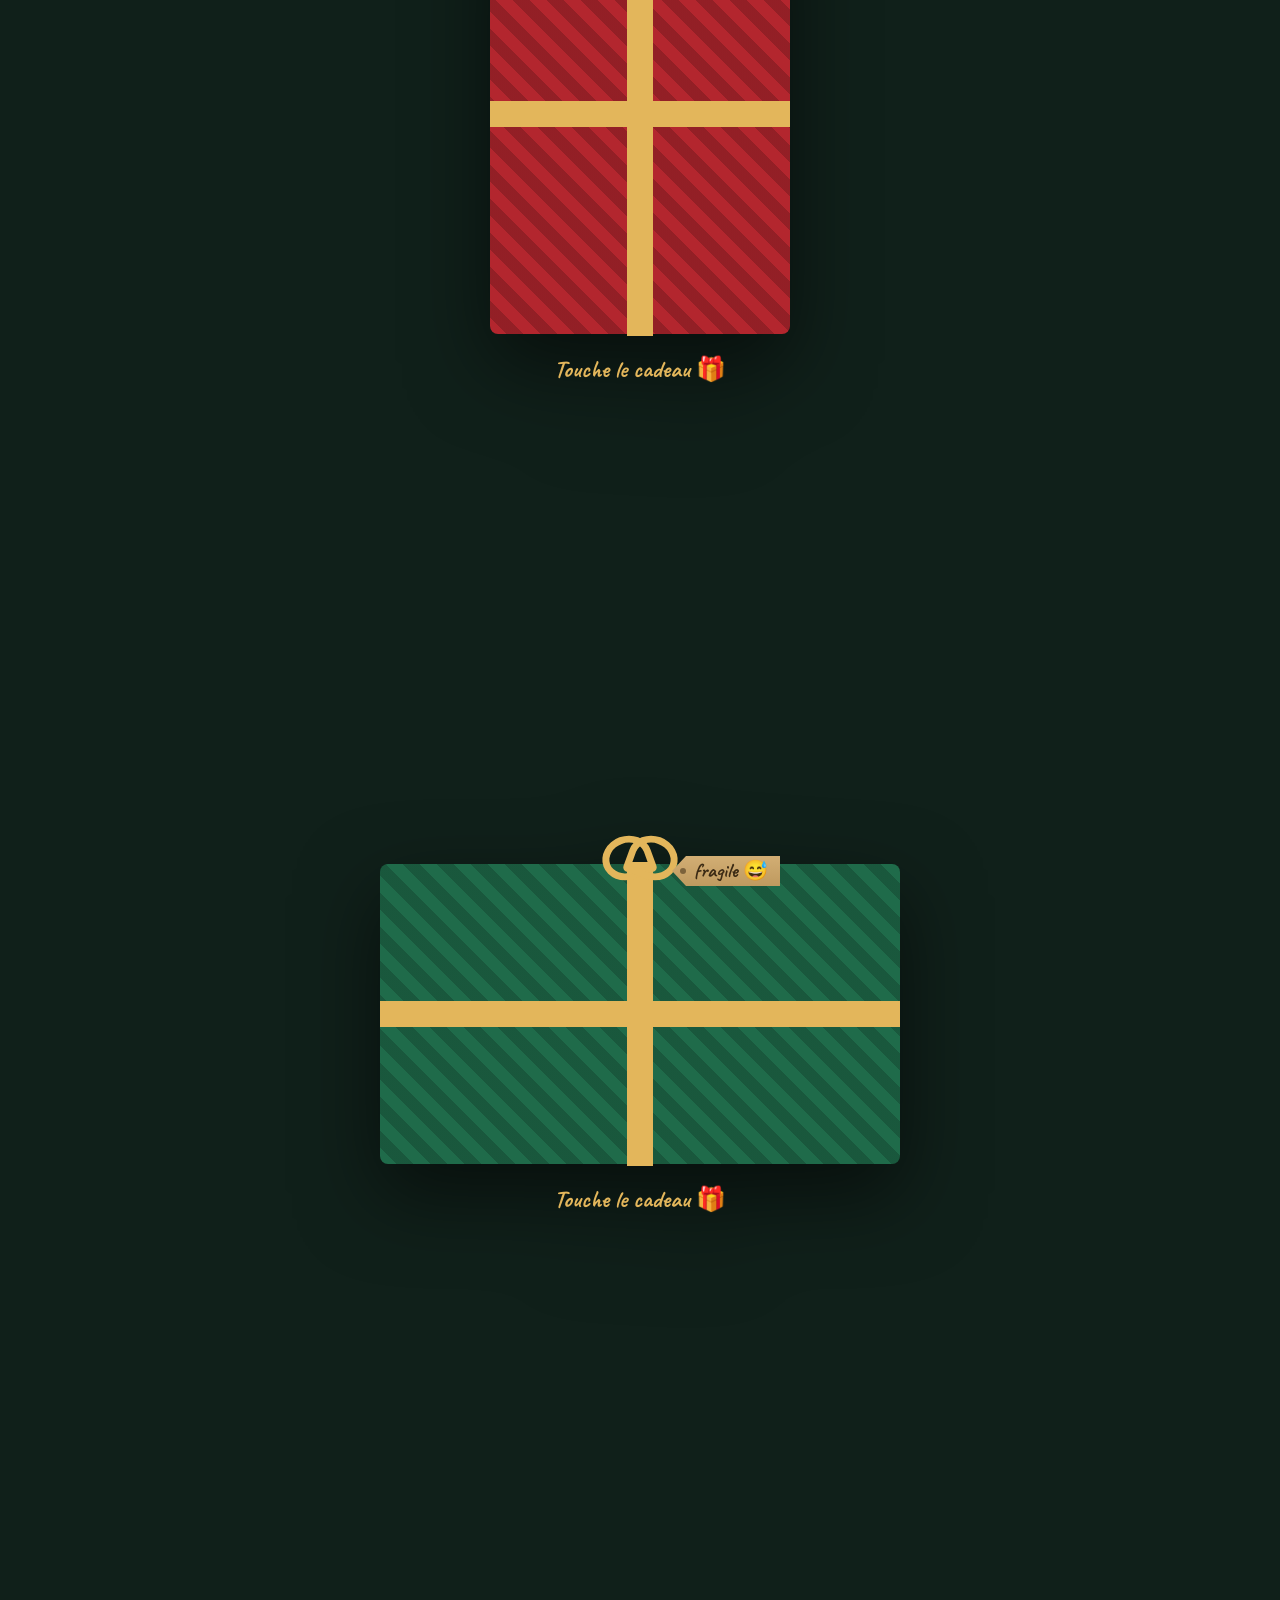
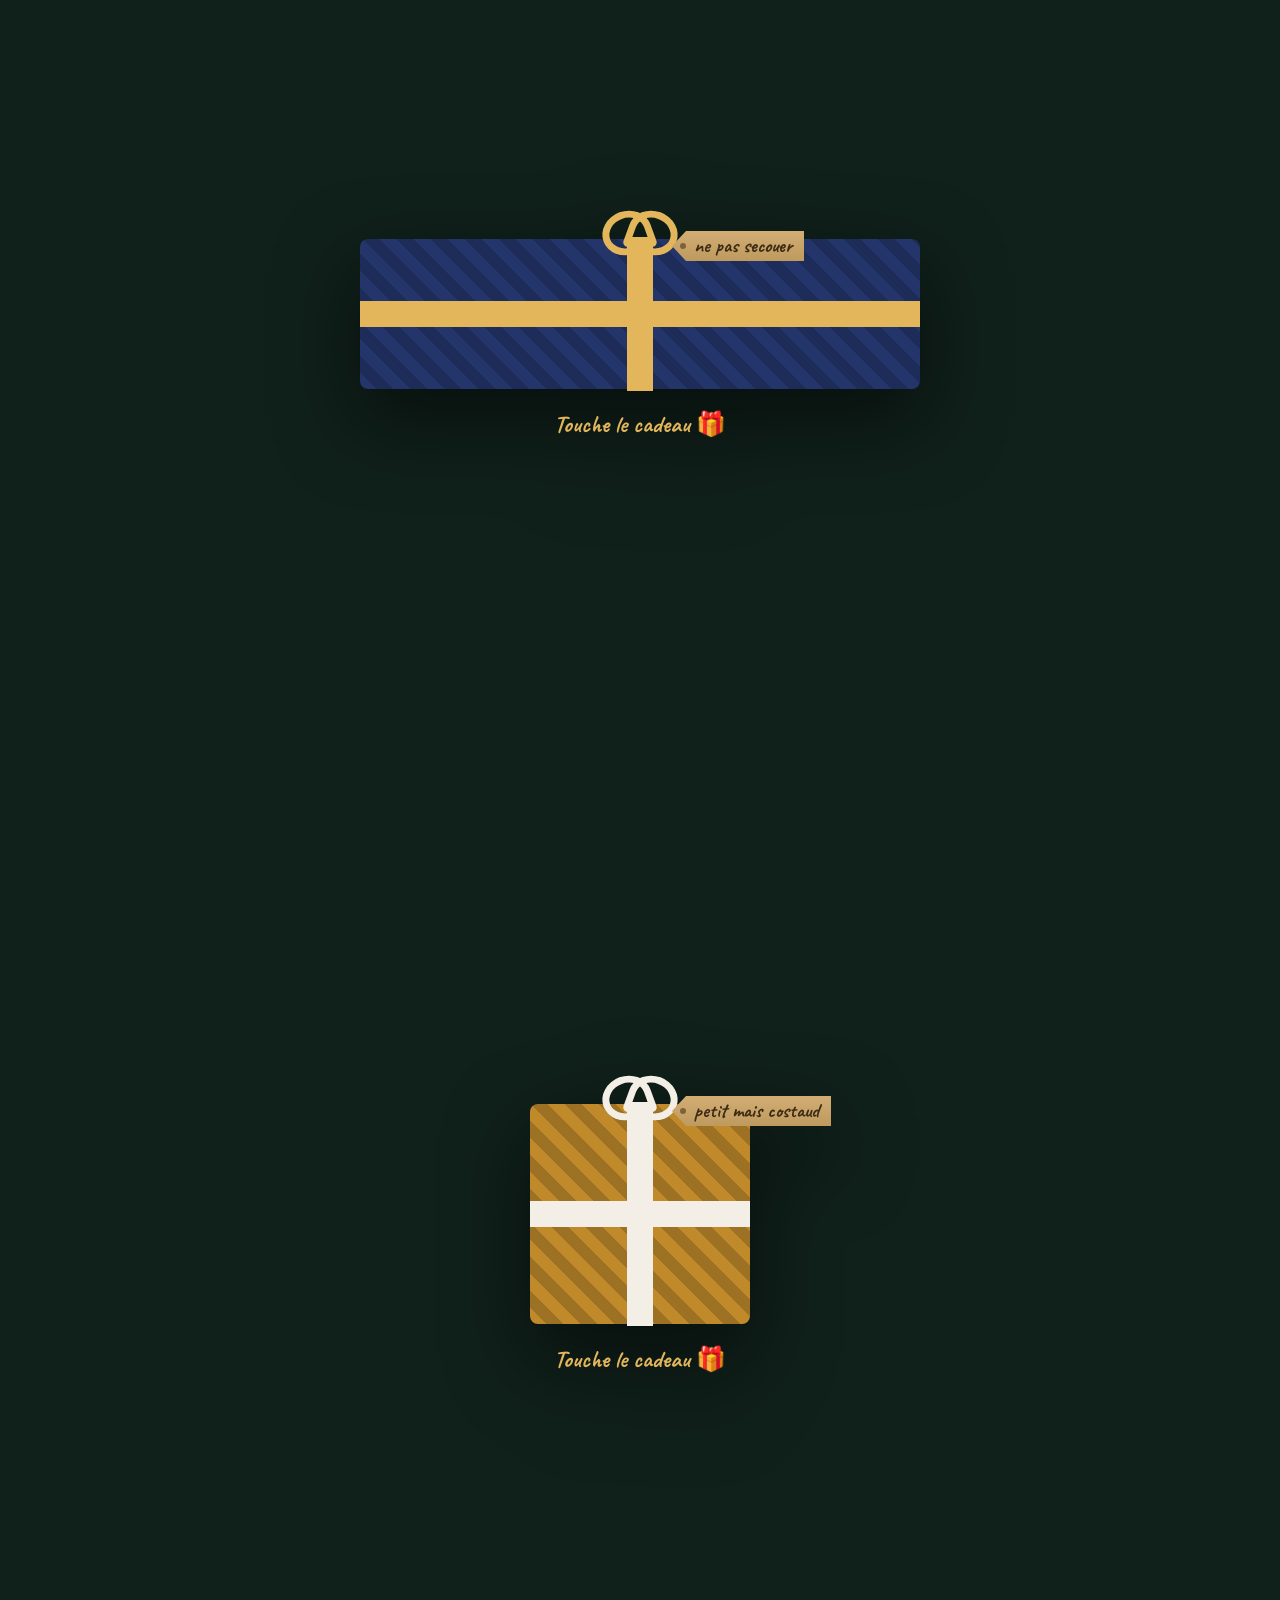
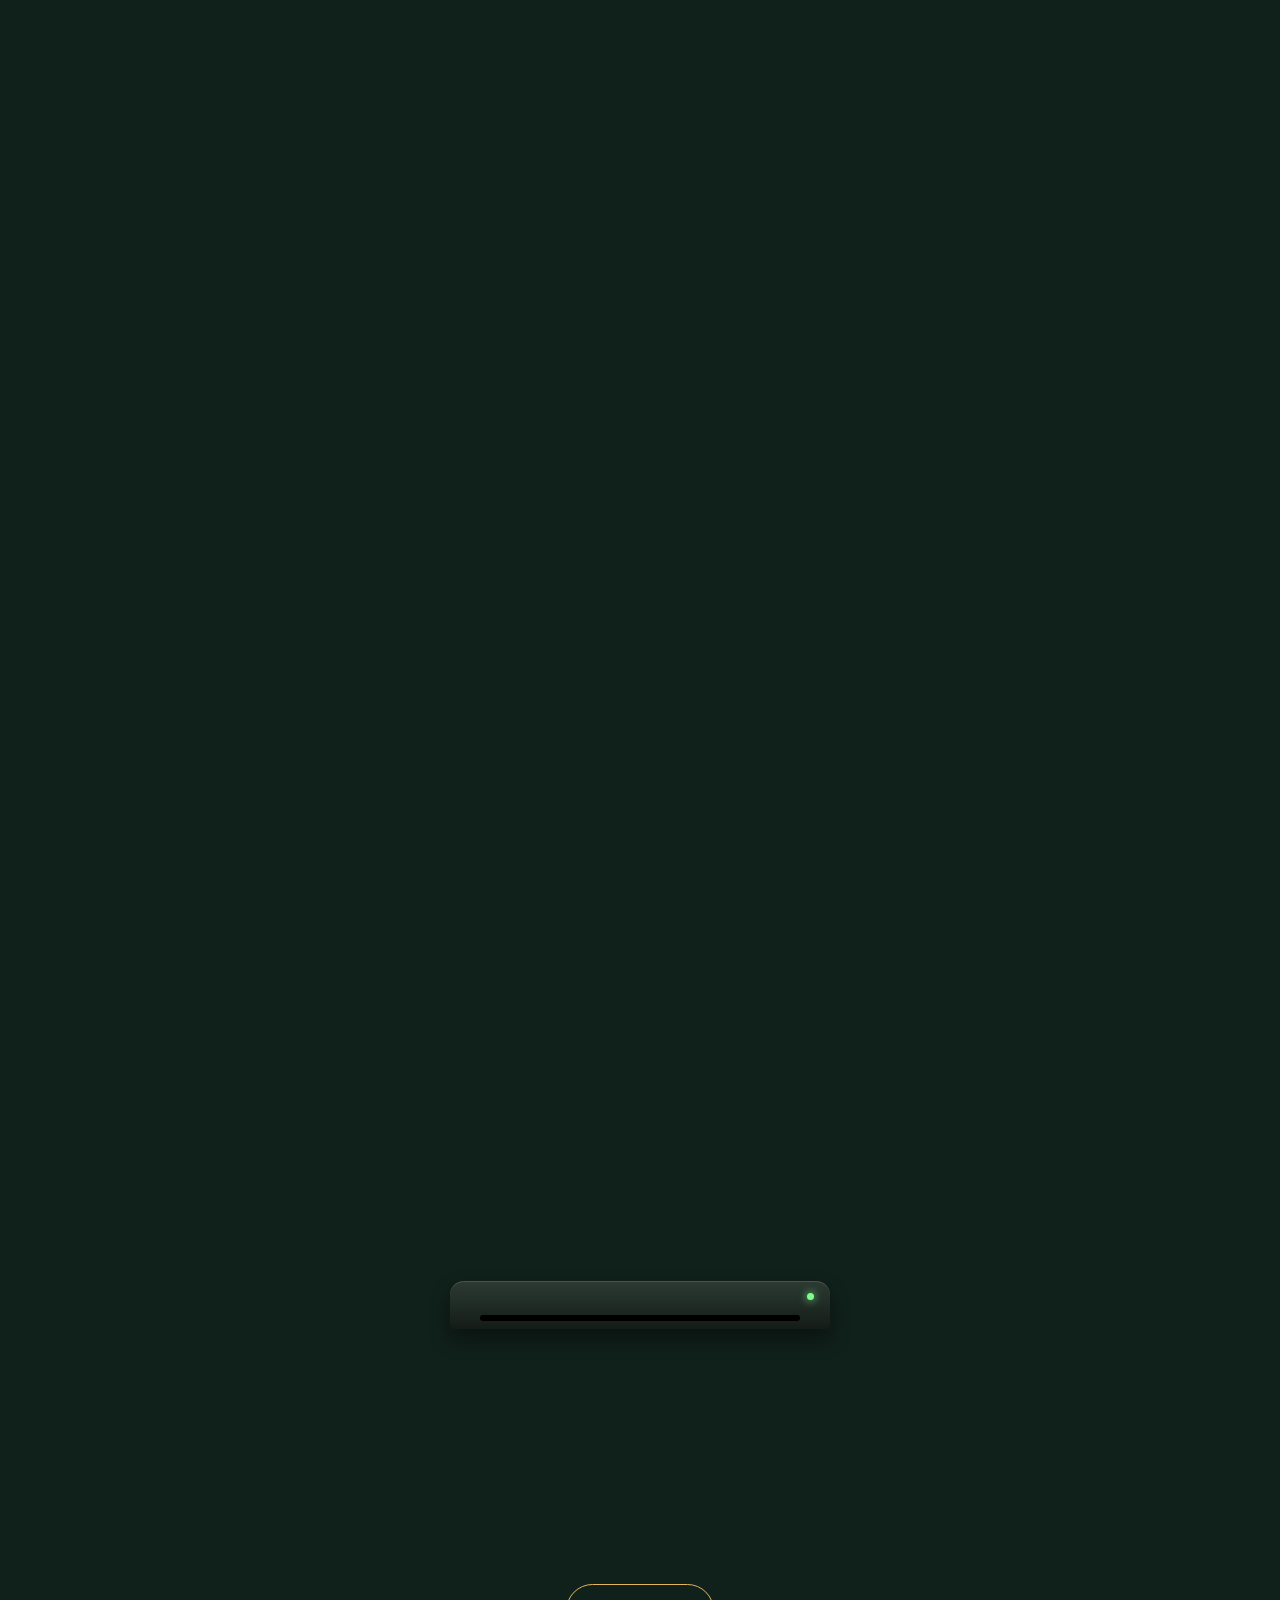
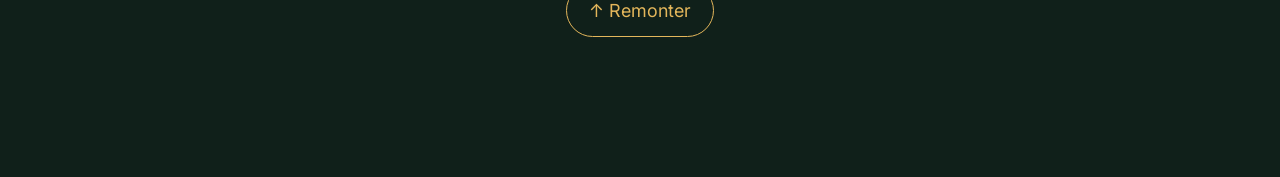
<file: file (21).html>
<!doctype html>
<html lang="fr" class="bloque">
<head>
<meta charset="utf-8">
<meta name="viewport" content="width=device-width,initial-scale=1,viewport-fit=cover">
<title>Ma liste de Noël 🎁</title>
<meta name="theme-color" content="#10201a">
<link rel="icon" href="data:image/svg+xml,<svg xmlns='http://www.w3.org/2000/svg' viewBox='0 0 100 100'><text y='.9em' font-size='90'>🎁</text></svg>">
<link rel="preconnect" href="https://fonts.googleapis.com">
<link rel="preconnect" href="https://fonts.gstatic.com" crossorigin>
<link rel="stylesheet" href="https://fonts.googleapis.com/css2?family=Caveat:wght@500;700&family=Fraunces:opsz,wght@9..144,500;9..144,800&family=Inter:wght@400;600;800&family=JetBrains+Mono:wght@400;700;800&display=swap">
<link rel="stylesheet" href="style.css">
<script src="app.js" defer></script>
</head>
<body>
<canvas id="neige" aria-hidden="true"></canvas>

<div id="intro">
  <button class="boite" id="boite" aria-label="Ouvrir le cadeau">
    <span class="couvercle"></span><span class="corps"></span><span class="rv"></span><span class="noeud"></span>
  </button>
  <p class="tire">Tire sur le ruban</p>
</div>

<header class="tete">
  <button class="boule" id="boule" aria-label="Boule de Noël"></button>
  <p class="sur">Liste de Noël · <span id="annee"></span></p>
  <h1>Quatre cadeaux<br>à déballer.</h1>
  <div class="horloge" id="horloge"></div>
  <nav class="sommaire">
    <a href="#setup"><b>01</b>La tour</a>
    <a href="#ecran"><b>02</b>L'écran</a>
    <a href="#clavier"><b>03</b>Clavier + souris</a>
    <a href="#ear"><b>04</b>Les écouteurs</a>
  </nav>
</header>

<main>
<svg id="ruban" aria-hidden="true"><path/></svg>

<section class="ch" id="setup" style="--c:#b3262e;--w:min(56vw,300px);--h:min(54svh,440px)">
  <div class="emb"><span class="g"></span><span class="d"></span><span class="rv"></span><span class="noeud"></span><span class="etiq"></span><em>Touche le cadeau 🎁</em></div>
  <div class="contenu">
    <p class="num">01 / 04</p>
    <h2>La tour</h2>
    <figure class="duo"><img class="ferme" data-img="setup" alt="be quiet! Pure Base 501 Airflow Black"><img class="ferme" data-img="setupOuvert" alt="Boîtier ouvert"></figure>
    <p class="prix"><span class="compte" data-k="setup"></span></p>
    <p class="desc" id="infoTour"></p>
    <a class="lien aim" data-lien="setup" target="_blank" rel="noopener">Voir le boîtier ↗</a>
  </div>
</section>

<section class="ch" id="ecran" style="--c:#1f6b4a;--w:min(86vw,520px);--h:min(36svh,300px)">
  <div class="emb"><span class="g"></span><span class="d"></span><span class="rv"></span><span class="noeud"></span><span class="etiq"></span><em>Touche le cadeau 🎁</em></div>
  <div class="contenu">
    <p class="num">02 / 04</p>
    <h2>L'écran</h2>
    <figure class="moniteur"><img class="ferme" data-img="ecran" alt="AOC 27G4XED"><video id="video" muted playsinline loop preload="none"></video><span class="ecr"><b>AOC</b></span><span class="led"></span></figure>
    <p class="prix"><span class="compte" data-k="ecran"></span></p>
    <p class="desc">AOC 27G4XED · 27 pouces · 180 Hz</p>
    <a class="lien aim" data-lien="ecran" target="_blank" rel="noopener">Voir l'écran ↗</a>
  </div>
</section>

<section class="ch" id="clavier" style="--c:#23356b;--w:min(90vw,560px);--h:min(20svh,150px)">
  <div class="emb"><span class="g"></span><span class="d"></span><span class="rv"></span><span class="noeud"></span><span class="etiq"></span><em>Touche le cadeau 🎁</em></div>
  <div class="contenu">
    <p class="num">03 / 04</p>
    <h2>Clavier + souris</h2>
    <figure class="duo"><img class="ferme" data-img="clavier" alt="Clavier Logitech"><img class="ferme petit" data-img="souris" alt="Souris Logitech"></figure>
    <p class="prix"><span class="compte" data-k="clavier"></span></p>
    <p class="desc">Logitech MK950 · sans fil</p>
    <a class="lien aim" data-lien="clavier" target="_blank" rel="noopener">Voir le pack ↗</a>
  </div>
</section>

<section class="ch" id="ear" style="--c:#c08a2b;--r:#f4efe6;--w:min(44vw,220px);--h:min(28svh,220px)">
  <div class="emb"><span class="g"></span><span class="d"></span><span class="rv"></span><span class="noeud"></span><span class="etiq"></span><em>Touche le cadeau 🎁</em></div>
  <div class="contenu">
    <p class="num">04 / 04</p>
    <h2>Les écouteurs</h2>
    <figure><img class="ferme" data-img="ear" alt="Nothing Ear"></figure>
    <p class="prix"><span class="compte" data-k="ear"></span></p>
    <p class="desc">Nothing Ear · sans fil</p>
    <a class="lien aim" data-lien="ear" target="_blank" rel="noopener">Voir les écouteurs ↗</a>
  </div>
</section>

<section class="fin" id="liste">
  <h2 data-vu>Joyeux<br>Noël</h2>
  <button class="enveloppe" id="enveloppe" data-vu aria-label="Ouvrir la lettre">
    <span class="env"></span><span class="feuille"></span><span class="devant"></span><span class="rabat"></span>
    <span class="cachet"><i></i><i></i></span>
    <em>Touche le cachet</em>
  </button>
  <div class="lettre" id="lettre" hidden>
    <p id="mot"></p>
    <svg class="signature" viewBox="0 0 400 100"><text id="sig" x="200" y="72" text-anchor="middle"></text></svg>
  </div>
  <div class="suivi" id="suivi" hidden>
    <p class="direct"><i></i>En direct d'École Directe · <span id="majEd"></span></p>
    <div class="moy"><span id="moy">0,00</span><small>/20</small></div>
    <p class="obj" id="obj"></p>
    <svg class="courbe" id="courbe" viewBox="0 0 300 110"></svg>
    <div class="jours"><b id="jours">0</b><span id="joursTxt"></span></div>
  </div>
  <figure class="polaroid" data-vu><img data-img="photo" alt="Mon futur setup"><figcaption id="legende"></figcaption></figure>
  <div class="caisse" data-vu>
    <div class="imprimante"><i></i></div>
    <div id="ticket"></div>
  </div>
  <p class="astuce" id="astuce"></p>
  <div class="actions" id="actions">
    <button class="aim" id="copier">Copier</button>
    <button class="aim" id="partager">Partager</button>
    <a class="aim" id="wa" target="_blank" rel="noopener">WhatsApp</a>
    <a class="aim" id="sms">SMS</a>
    <button class="aim" id="imprimer">Imprimer</button>
  </div>
  <button class="remonter aim" id="remonter">↑ Remonter</button>
</section>
</main>

<nav class="pilule">
  <button id="platine" class="aim" aria-label="Musique"><span class="vinyle"></span></button>
  <span class="compteur"><span class="guirlande" id="guirlande"><i></i><i></i><i></i><i></i></span><b id="nb">0/4</b></span>
  <button id="anim" class="aim" aria-label="Animations">✦</button>
  <button id="menuBtn" class="aim" aria-label="Menu">☰</button>
</nav>
<div class="menu" id="menu">
  <a href="#setup">01 La tour</a><a href="#ecran">02 L'écran</a><a href="#clavier">03 Clavier + souris</a><a href="#ear">04 Les écouteurs</a><a href="#liste">✦ Ma liste</a>
</div>

<dialog id="zoom"><img id="zoomImg" alt=""></dialog>
<div id="toast"></div>
</body>
</html>
</file>
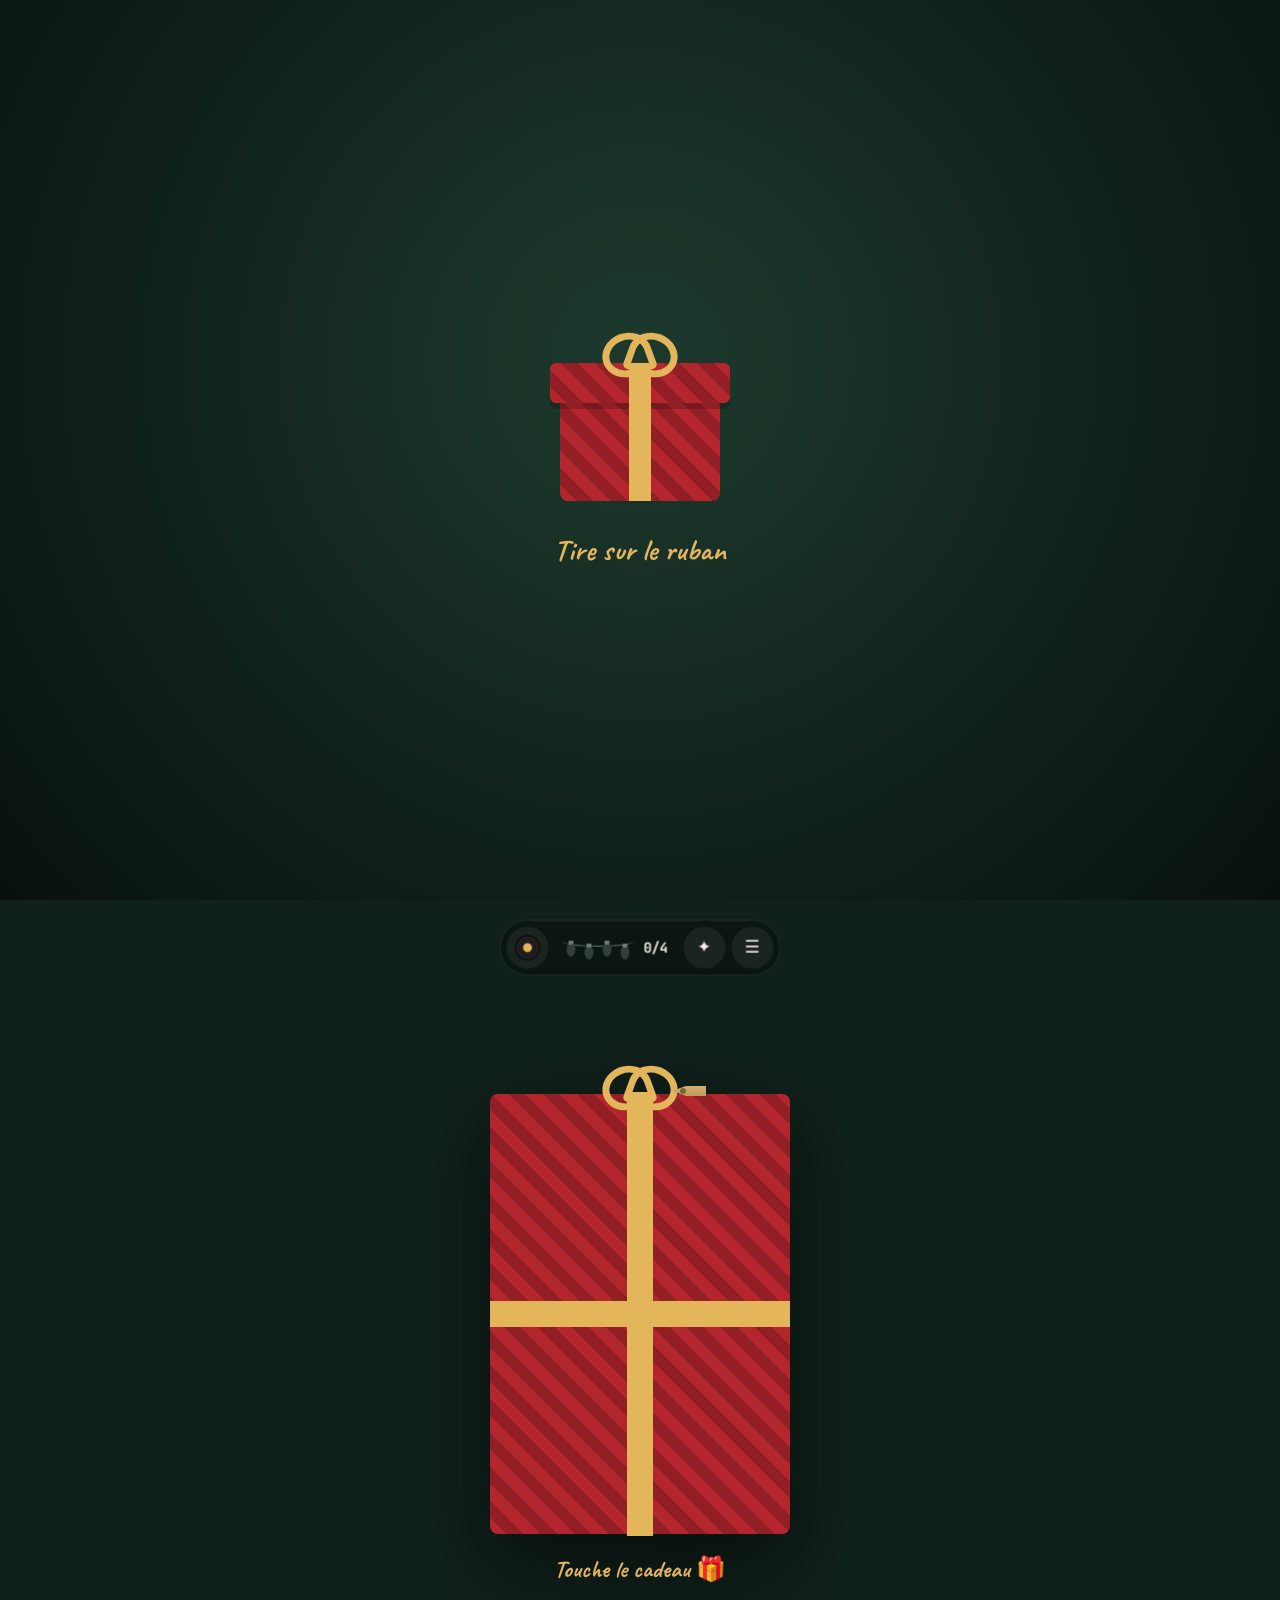
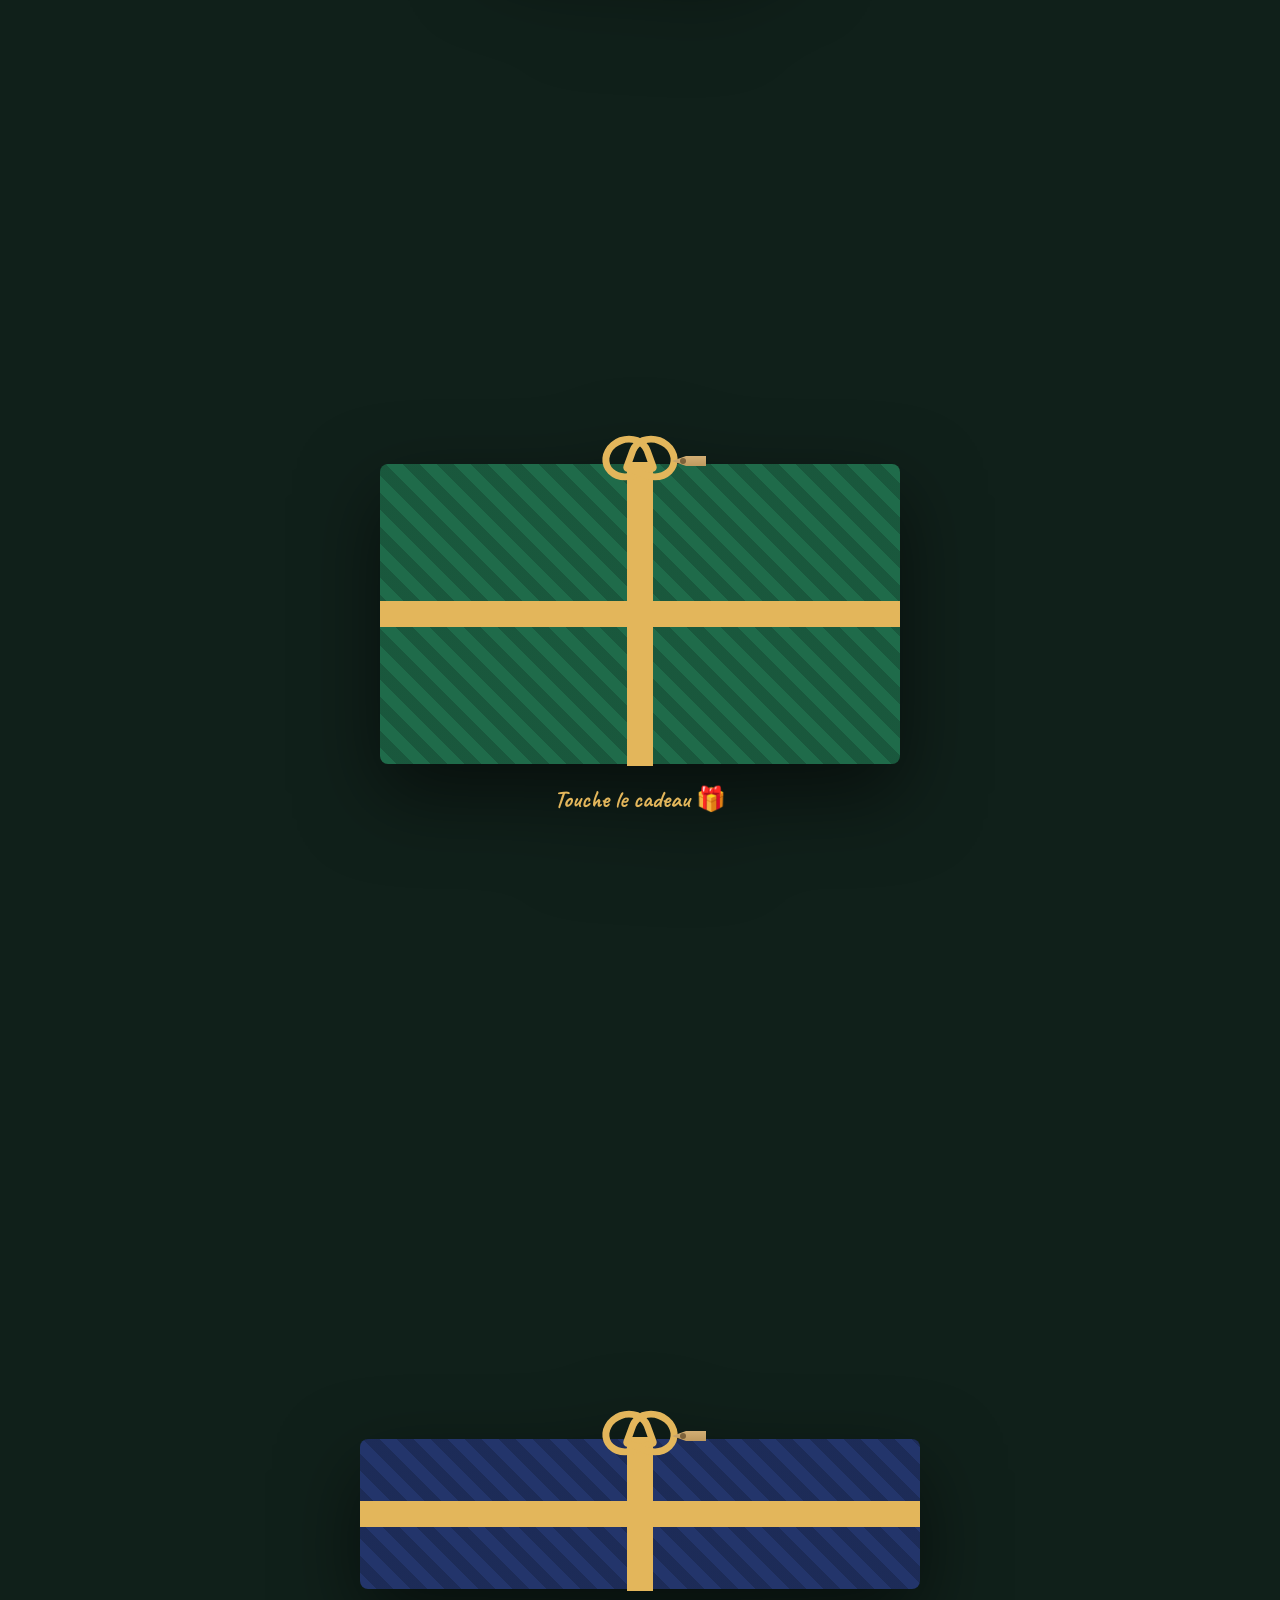
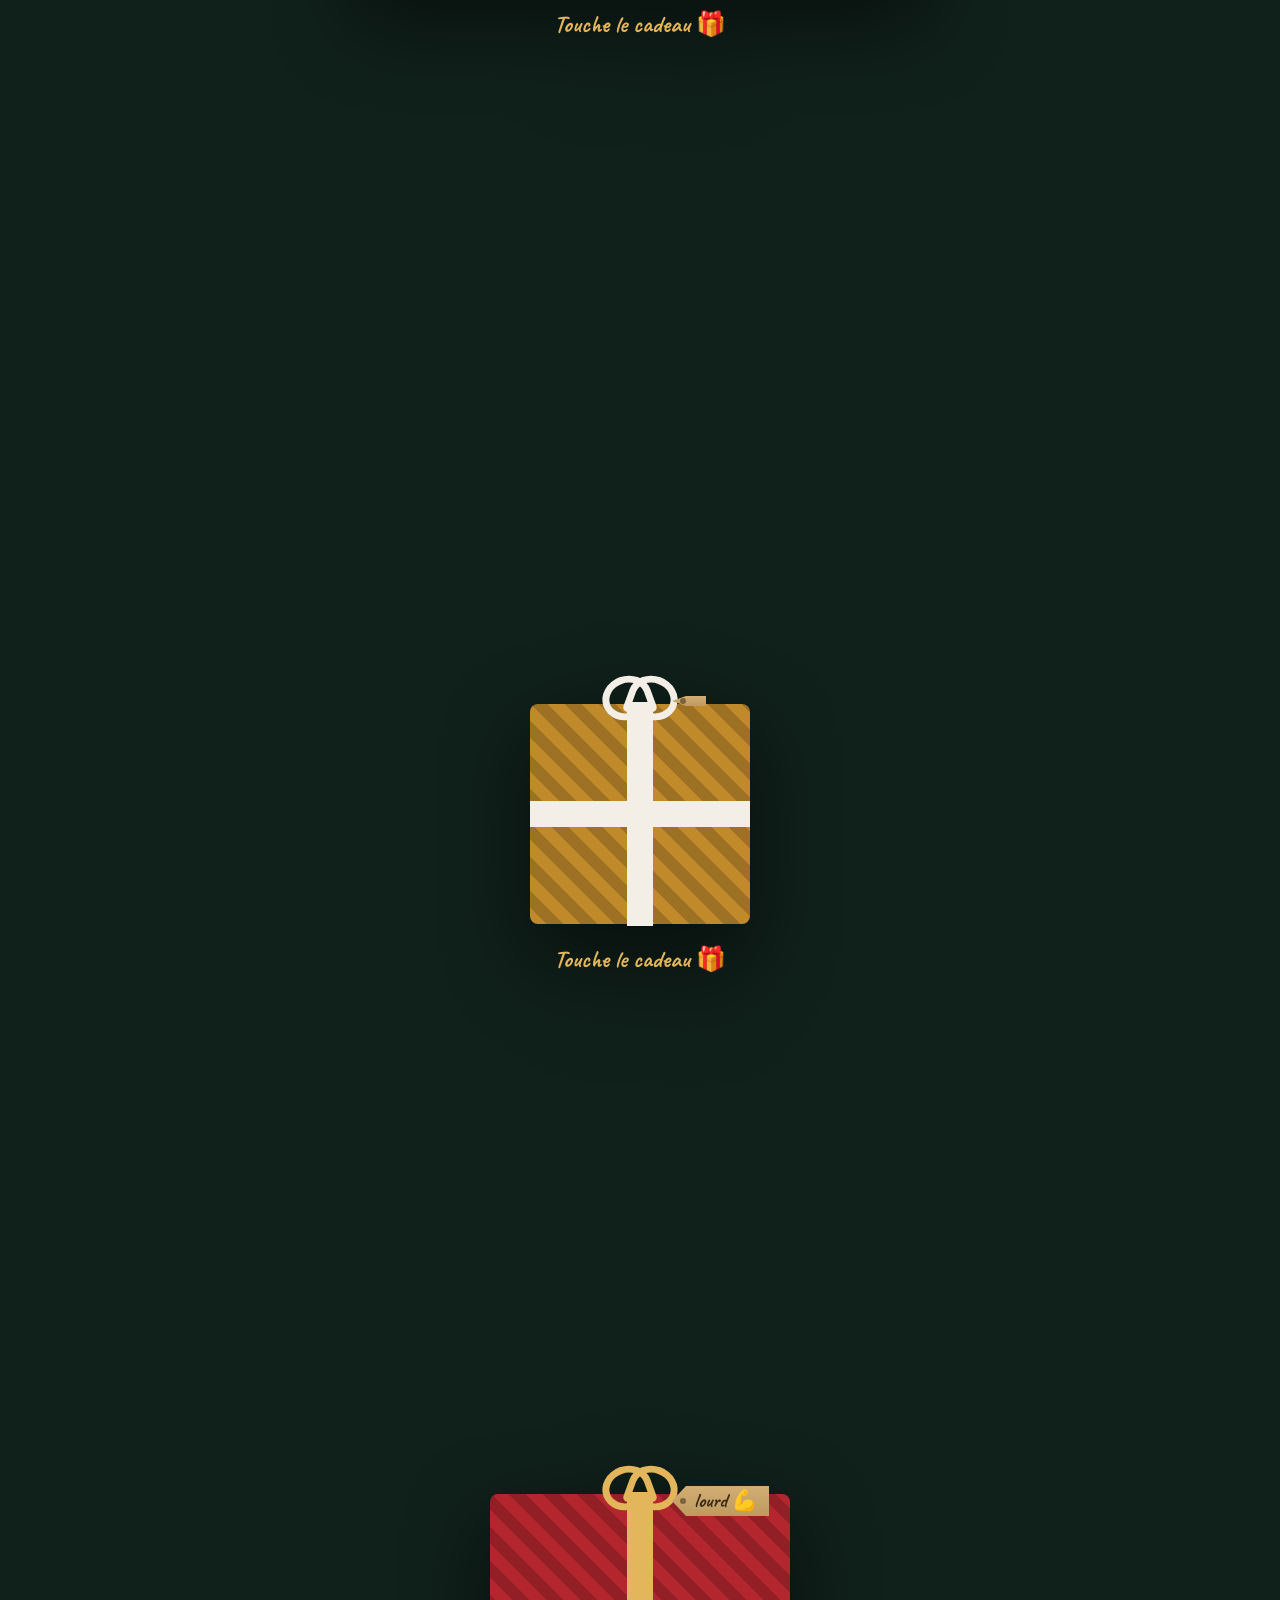
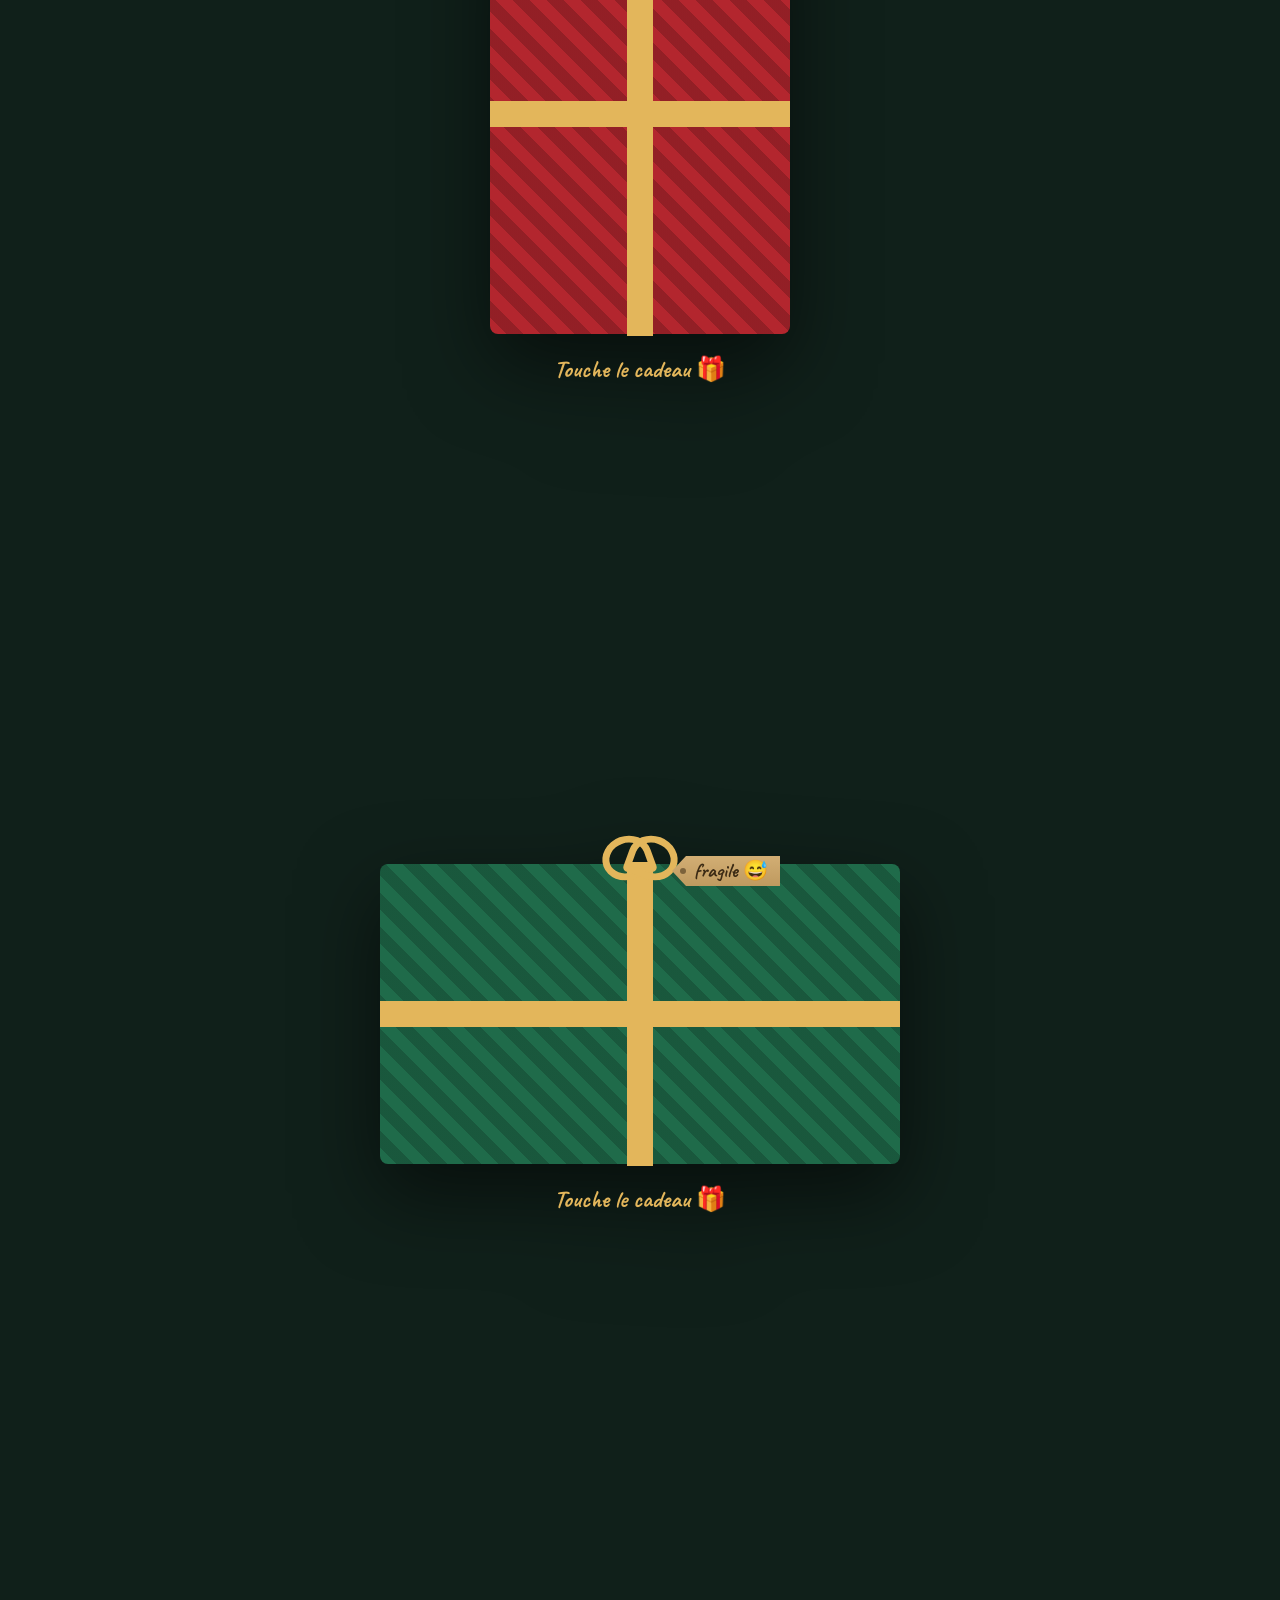
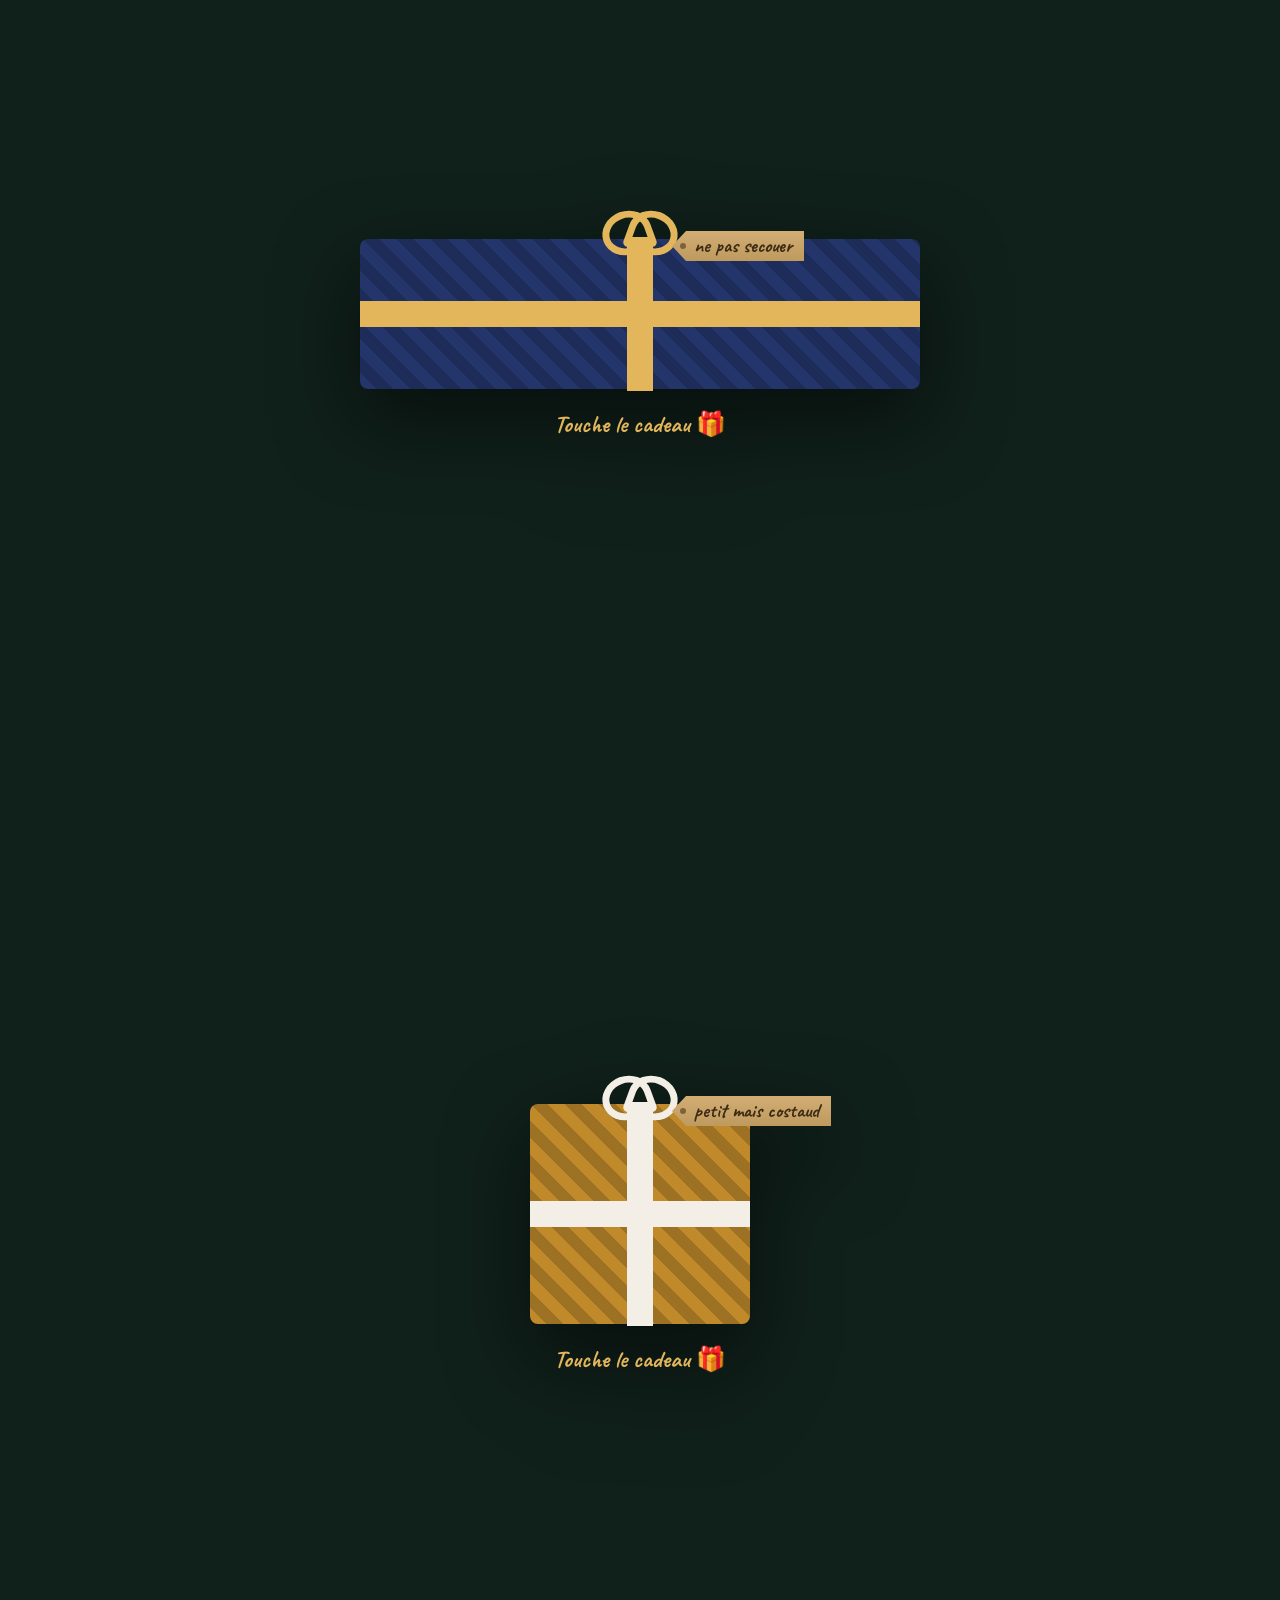
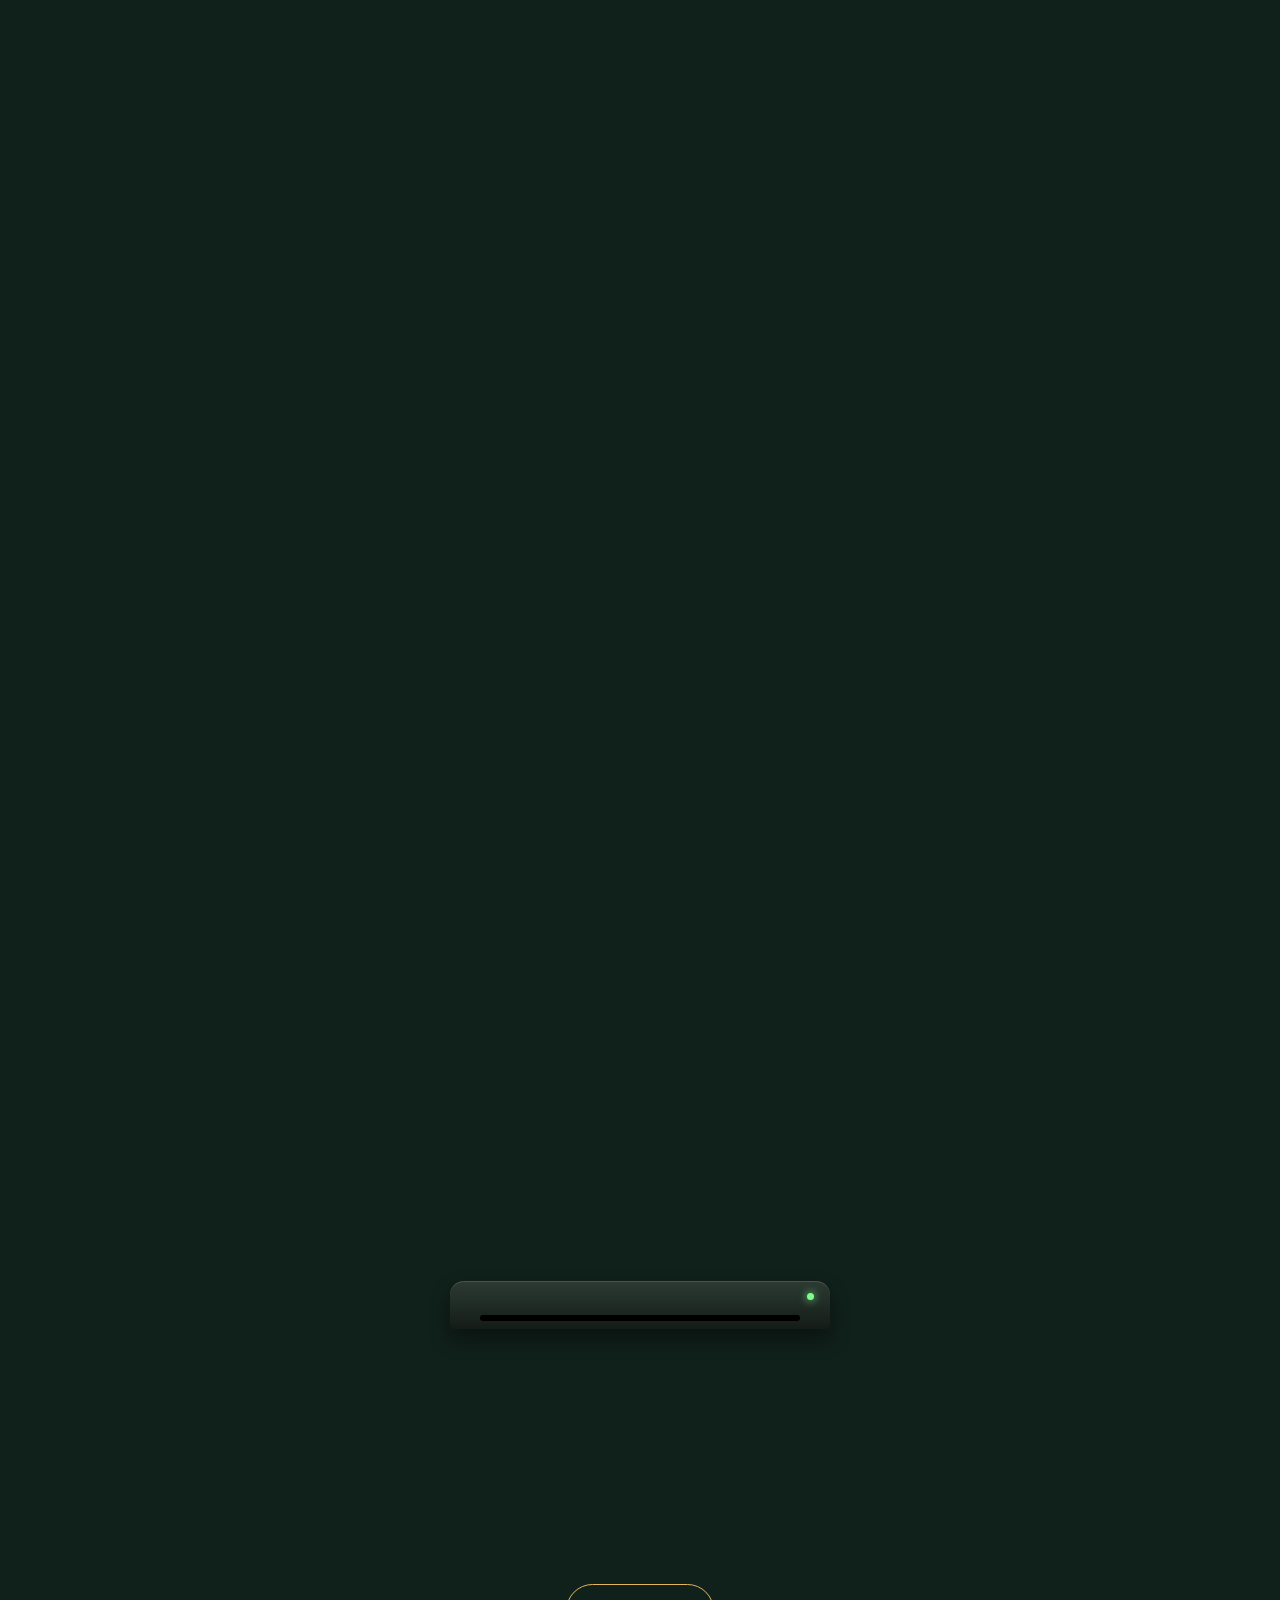
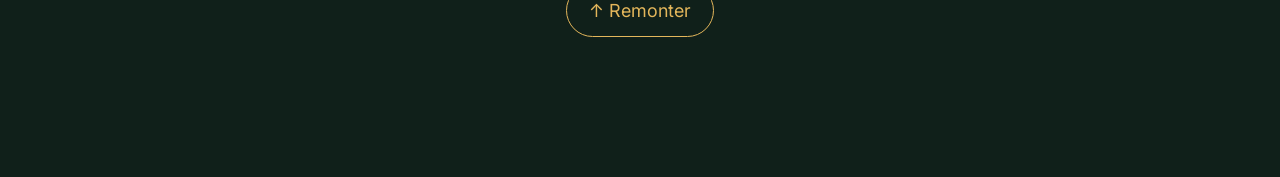
<file: file (22).html>
<!doctype html>
<html lang="fr" class="bloque">
<head>
  <meta charset="utf-8">

  <meta
    name="viewport"
    content="width=device-width, initial-scale=1, viewport-fit=cover"
  >

  <title>Ma liste de Noël 🎁</title>

  <meta name="theme-color" content="#10201a">

  <link
    rel="icon"
    href="data:image/svg+xml,<svg xmlns='http://www.w3.org/2000/svg' viewBox='0 0 100 100'><text y='.9em' font-size='90'>🎁</text></svg>"
  >

  <!-- Polices -->
  <link rel="preconnect" href="https://fonts.googleapis.com">
  <link
    rel="preconnect"
    href="https://fonts.gstatic.com"
    crossorigin
  >

  <link
    rel="stylesheet"
    href="https://fonts.googleapis.com/css2?family=Caveat:wght@500;700&amp;family=Fraunces:opsz,wght@9..144,500;9..144,800&amp;family=Inter:wght@400;600;800&amp;family=JetBrains+Mono:wght@400;700;800&amp;display=swap"
  >

  <!-- Styles du site -->
  <link rel="stylesheet" href="style.css">

  <!-- Styles de l’explorateur PC -->
  <link rel="stylesheet" href="pc.css">

  <!-- Scripts : conserver cet ordre -->
  <script src="app.js" defer></script>
  <script src="pc.js" defer></script>
</head>

<body>
  <!-- Neige -->
  <canvas id="neige" aria-hidden="true"></canvas>

  <!-- Cadeau d’introduction -->
  <div id="intro">
    <button
      class="boite"
      id="boite"
      type="button"
      aria-label="Ouvrir le cadeau"
    >
      <span class="couvercle"></span>
      <span class="corps"></span>
      <span class="rv"></span>
      <span class="noeud"></span>
    </button>

    <p class="tire">Tire sur le ruban</p>
  </div>

  <!-- En-tête -->
  <header class="tete">
    <button
      class="boule"
      id="boule"
      type="button"
      aria-label="Boule de Noël"
    ></button>

    <p class="sur">
      Liste de Noël · <span id="annee"></span>
    </p>

    <h1>
      Quatre cadeaux<br>
      à déballer.
    </h1>

    <div class="horloge" id="horloge"></div>

    <nav class="sommaire" aria-label="Les cadeaux">
      <a href="#setup">
        <b>01</b>
        La tour
      </a>

      <a href="#ecran">
        <b>02</b>
        L’écran
      </a>

      <a href="#clavier">
        <b>03</b>
        Clavier + souris
      </a>

      <a href="#ear">
        <b>04</b>
        Les écouteurs
      </a>
    </nav>
  </header>

  <main>
    <!-- Ruban reliant les cadeaux -->
    <svg id="ruban" aria-hidden="true">
      <path></path>
    </svg>

    <!-- =========================================
         01 — LA TOUR
         ========================================= -->
    <section
      class="ch"
      id="setup"
      style="--c:#b3262e;--w:min(56vw,300px);--h:min(54svh,440px)"
    >
      <div class="emb">
        <span class="g"></span>
        <span class="d"></span>
        <span class="rv"></span>
        <span class="noeud"></span>
        <span class="etiq"></span>
        <em>Touche le cadeau 🎁</em>
      </div>

      <div class="contenu">
        <p class="num">01 / 04</p>

        <h2>La tour</h2>

        <!--
          Ce bouton remplace les deux anciennes images.
          pc.js crée et gère la fenêtre d’exploration.
        -->
        <button
          class="pc-launch"
          id="pcLaunch"
          type="button"
          aria-haspopup="dialog"
          aria-controls="pcExplorer"
        >
          <img
            class="ferme"
            data-img="setup"
            alt="Boîtier be quiet! Pure Base 501 Airflow Black"
          >

          <span>
            Ouvrir le PC et explorer les composants ↗
          </span>
        </button>

        <p class="prix">
          <span class="compte" data-k="setup"></span>
        </p>

        <p class="desc" id="infoTour"></p>

        <a
          class="lien aim"
          data-lien="setup"
          target="_blank"
          rel="noopener"
        >
          Voir le boîtier ↗
        </a>
      </div>
    </section>

    <!-- =========================================
         02 — L’ÉCRAN
         ========================================= -->
    <section
      class="ch"
      id="ecran"
      style="--c:#1f6b4a;--w:min(86vw,520px);--h:min(36svh,300px)"
    >
      <div class="emb">
        <span class="g"></span>
        <span class="d"></span>
        <span class="rv"></span>
        <span class="noeud"></span>
        <span class="etiq"></span>
        <em>Touche le cadeau 🎁</em>
      </div>

      <div class="contenu">
        <p class="num">02 / 04</p>

        <h2>L’écran</h2>

        <figure class="moniteur">
          <img
            class="ferme"
            data-img="ecran"
            alt="Écran AOC 27G4XED"
          >

          <video
            id="video"
            muted
            playsinline
            loop
            preload="none"
          ></video>

          <span class="ecr">
            <b>AOC</b>
          </span>

          <span class="led"></span>
        </figure>

        <p class="prix">
          <span class="compte" data-k="ecran"></span>
        </p>

        <p class="desc">
          AOC 27G4XED · 27 pouces · 180 Hz
        </p>

        <a
          class="lien aim"
          data-lien="ecran"
          target="_blank"
          rel="noopener"
        >
          Voir l’écran ↗
        </a>
      </div>
    </section>

    <!-- =========================================
         03 — CLAVIER + SOURIS
         ========================================= -->
    <section
      class="ch"
      id="clavier"
      style="--c:#23356b;--w:min(90vw,560px);--h:min(20svh,150px)"
    >
      <div class="emb">
        <span class="g"></span>
        <span class="d"></span>
        <span class="rv"></span>
        <span class="noeud"></span>
        <span class="etiq"></span>
        <em>Touche le cadeau 🎁</em>
      </div>

      <div class="contenu">
        <p class="num">03 / 04</p>

        <h2>Clavier + souris</h2>

        <figure class="duo">
          <img
            class="ferme"
            data-img="clavier"
            alt="Clavier Logitech"
          >

          <img
            class="ferme petit"
            data-img="souris"
            alt="Souris Logitech"
          >
        </figure>

        <p class="prix">
          <span class="compte" data-k="clavier"></span>
        </p>

        <p class="desc">
          Logitech MK950 · sans fil
        </p>

        <a
          class="lien aim"
          data-lien="clavier"
          target="_blank"
          rel="noopener"
        >
          Voir le pack ↗
        </a>
      </div>
    </section>

    <!-- =========================================
         04 — LES ÉCOUTEURS
         ========================================= -->
    <section
      class="ch"
      id="ear"
      style="--c:#c08a2b;--r:#f4efe6;--w:min(44vw,220px);--h:min(28svh,220px)"
    >
      <div class="emb">
        <span class="g"></span>
        <span class="d"></span>
        <span class="rv"></span>
        <span class="noeud"></span>
        <span class="etiq"></span>
        <em>Touche le cadeau 🎁</em>
      </div>

      <div class="contenu">
        <p class="num">04 / 04</p>

        <h2>Les écouteurs</h2>

        <figure>
          <img
            class="ferme"
            data-img="ear"
            alt="Écouteurs Nothing Ear"
          >
        </figure>

        <p class="prix">
          <span class="compte" data-k="ear"></span>
        </p>

        <p class="desc">
          Nothing Ear · sans fil
        </p>

        <a
          class="lien aim"
          data-lien="ear"
          target="_blank"
          rel="noopener"
        >
          Voir les écouteurs ↗
        </a>
      </div>
    </section>

    <!-- =========================================
         FIN — LETTRE ET RÉCAPITULATIF
         ========================================= -->
    <section class="fin" id="liste">
      <h2 data-vu>
        Joyeux<br>
        Noël
      </h2>

      <!-- Enveloppe -->
      <button
        class="enveloppe"
        id="enveloppe"
        type="button"
        data-vu
        aria-label="Ouvrir la lettre"
      >
        <span class="env"></span>
        <span class="feuille"></span>
        <span class="devant"></span>
        <span class="rabat"></span>

        <span class="cachet">
          <i></i>
          <i></i>
        </span>

        <em>Touche le cachet</em>
      </button>

      <!-- Lettre -->
      <div class="lettre" id="lettre" hidden>
        <p id="mot"></p>

        <svg class="signature" viewBox="0 0 400 100">
          <text
            id="sig"
            x="200"
            y="72"
            text-anchor="middle"
          ></text>
        </svg>
      </div>

      <!-- Suivi scolaire -->
      <div class="suivi" id="suivi" hidden>
        <p class="direct">
          <i></i>
          En direct d’École Directe ·
          <span id="majEd"></span>
        </p>

        <div class="moy">
          <span id="moy">0,00</span>
          <small>/20</small>
        </div>

        <p class="obj" id="obj"></p>

        <svg
          class="courbe"
          id="courbe"
          viewBox="0 0 300 110"
        ></svg>

        <div class="jours">
          <b id="jours">0</b>
          <span id="joursTxt"></span>
        </div>
      </div>

      <!-- Photo du futur setup -->
      <figure class="polaroid" data-vu>
        <img
          data-img="photo"
          alt="Mon futur setup"
        >

        <figcaption id="legende"></figcaption>
      </figure>

      <!-- Ticket récapitulatif -->
      <div class="caisse" data-vu>
        <div class="imprimante">
          <i></i>
        </div>

        <div id="ticket"></div>
      </div>

      <p class="astuce" id="astuce"></p>

      <!-- Partage et impression -->
      <div class="actions" id="actions">
        <button
          class="aim"
          id="copier"
          type="button"
        >
          Copier
        </button>

        <button
          class="aim"
          id="partager"
          type="button"
        >
          Partager
        </button>

        <a
          class="aim"
          id="wa"
          target="_blank"
          rel="noopener"
        >
          WhatsApp
        </a>

        <a class="aim" id="sms">
          SMS
        </a>

        <button
          class="aim"
          id="imprimer"
          type="button"
        >
          Imprimer
        </button>
      </div>

      <button
        class="remonter aim"
        id="remonter"
        type="button"
      >
        ↑ Remonter
      </button>
    </section>
  </main>

  <!-- Barre flottante -->
  <nav class="pilule" aria-label="Commandes du site">
    <button
      id="platine"
      class="aim"
      type="button"
      aria-label="Musique"
    >
      <span class="vinyle"></span>
    </button>

    <span class="compteur">
      <span class="guirlande" id="guirlande">
        <i></i>
        <i></i>
        <i></i>
        <i></i>
      </span>

      <b id="nb">0/4</b>
    </span>

    <button
      id="anim"
      class="aim"
      type="button"
      aria-label="Animations"
    >
      ✦
    </button>

    <button
      id="menuBtn"
      class="aim"
      type="button"
      aria-label="Menu"
      aria-controls="menu"
    >
      ☰
    </button>
  </nav>

  <!-- Menu de navigation -->
  <div class="menu" id="menu">
    <a href="#setup">01 La tour</a>
    <a href="#ecran">02 L’écran</a>
    <a href="#clavier">03 Clavier + souris</a>
    <a href="#ear">04 Les écouteurs</a>
    <a href="#liste">✦ Ma liste</a>
  </div>

  <!-- Zoom des autres images du site -->
  <dialog id="zoom" aria-label="Image agrandie">
    <img id="zoomImg" alt="">
  </dialog>

  <!--
    Ne pas ajouter de dialogue #pcExplorer ici :
    il est créé automatiquement par pc.js.
  -->

  <!-- Notifications -->
  <div id="toast" role="status" aria-live="polite"></div>
</body>
</html>
</file>
<file: style.css>
/* =========================================================
   0. BASE & VARIABLES
   ========================================================= */
*{box-sizing:border-box;margin:0;padding:0}
[hidden]{display:none!important}
:root{
  --bg:#10201a; --t:#f4efe6; --or:#e3b65b; --mut:#f4efe6a6;
  --ok:#7ee29a; --ko:#ff6b6b; --papier:#f7f1e3; --encre:#1a2a6c;
  --serif:Fraunces,serif; --mono:"JetBrains Mono",monospace; --main:Caveat,cursive;
}
html{scroll-snap-type:y mandatory;scroll-behavior:smooth;-webkit-text-size-adjust:100%}
html.bloque{overflow:hidden}
body{font:18px/1.5 Inter,system-ui,sans-serif;color:var(--t);background:var(--bg);overflow-x:hidden;-webkit-tap-highlight-color:transparent;transition:background 1s}
body.nuit{--bg:#070e0b}
body.nuit::before{content:"";position:fixed;inset:0;background:radial-gradient(ellipse at 50% -10%,#e3b65b2a,transparent 60%);pointer-events:none}
body.calme *{animation-duration:0s!important;transition-duration:0s!important;transition-delay:0s!important}
button{font:inherit;color:inherit;cursor:pointer}
a{color:inherit}
main,.tete{position:relative;z-index:1}
#neige{position:fixed;inset:0;width:100%;height:100%;pointer-events:none;z-index:50}
.aim{transition:translate .2s,background .3s}

/* Papier cadeau + nœud (partagés par l'intro et les cadeaux) */
.ch,#intro{--pap:repeating-linear-gradient(45deg,var(--c) 0 12px,color-mix(in srgb,var(--c),#000 18%) 12px 24px)}
.noeud{position:absolute;left:50%;width:76px;height:36px;translate:-50% 0;z-index:3;transition:transform .5s,opacity .5s}
.noeud::before,.noeud::after{content:"";position:absolute;top:0;width:36px;height:30px;border:7px solid var(--r,var(--or));border-radius:50% 50% 10% 50%}
.noeud::before{left:0;rotate:-20deg}
.noeud::after{right:0;rotate:20deg;border-radius:50% 50% 50% 10%}

/* =========================================================
   1. INTRO
   ========================================================= */
#intro{--c:#b3262e;position:fixed;inset:0;z-index:60;display:grid;place-content:center;justify-items:center;gap:30px;background:radial-gradient(circle at 50% 40%,#1d3a2d,#08110d);transition:opacity .7s .5s}
.boite{position:relative;width:180px;height:170px;border:0;background:none;touch-action:none;animation:attend 3s infinite}
.couvercle{position:absolute;top:32px;left:0;right:0;height:40px;border-radius:6px;background:var(--pap);z-index:2;box-shadow:0 6px 0 #0003;transition:transform .8s cubic-bezier(.5,-.4,.3,1.4),opacity .6s .3s}
.corps{position:absolute;top:70px;bottom:0;left:10px;right:10px;border-radius:0 0 8px 8px;background:var(--pap)}
#intro .rv{position:absolute;left:50%;top:32px;bottom:0;width:22px;translate:-50%;background:var(--or);z-index:2;transition:opacity .3s}
#intro .noeud{top:calc(2px + var(--tire,0px))}
.tire{font:700 30px var(--main);color:var(--or);animation:respire 1.6s infinite}
#intro.ouvre{opacity:0;pointer-events:none}
#intro.ouvre .boite{animation:none}
#intro.ouvre .couvercle{transform:translateY(-160px) rotate(-25deg);opacity:0}
#intro.ouvre .noeud{transform:translateY(-200px) rotate(40deg);opacity:0}
#intro.ouvre .rv{opacity:0}

/* =========================================================
   2. EN-TÊTE
   ========================================================= */
.tete{min-height:100svh;scroll-snap-align:start;display:flex;flex-direction:column;justify-content:center;gap:26px;padding:60px 22px 110px;max-width:900px;margin:auto}
.sur{font:600 13px var(--mono);letter-spacing:.2em;text-transform:uppercase;color:var(--or)}
h1{font:800 clamp(54px,15vw,140px)/.92 var(--serif);letter-spacing:-.03em}
.horloge{display:flex;gap:14px;flex-wrap:wrap}
.grp{display:flex;flex-direction:column;align-items:center;gap:4px}
.grp small{font-size:12px;color:var(--mut)}
.chif{display:flex;gap:3px;perspective:300px}
.chif i{display:inline-block;width:1.15em;padding:4px 0;text-align:center;font:700 26px var(--mono);font-style:normal;color:#10201a;background:var(--t);border-radius:6px}
.chif i.flip{animation:flip .45s ease-out}
.jourj{font:700 40px var(--main);color:var(--or)}
.sommaire{display:grid;grid-template-columns:1fr 1fr;gap:8px}
.sommaire a{display:flex;gap:10px;padding:12px 14px;border:1px solid #ffffff1f;border-radius:14px;text-decoration:none;font-size:16px}
.sommaire b{font:700 13px var(--mono);color:var(--or);padding-top:2px}
.boule{position:absolute;top:0;right:22px;width:54px;height:120px;border:0;background:none;transform-origin:50% 0;animation:balance 4s ease-in-out infinite}
.boule::before{content:"";position:absolute;left:50%;top:0;width:1px;height:66px;background:#e3b65b88}
.boule::after{content:"";position:absolute;left:0;bottom:0;width:54px;height:54px;border-radius:50%;background:radial-gradient(circle at 35% 30%,#fff9 0 6%,#e0444c 18%,#8d1620 72%);box-shadow:0 10px 30px #b3262e55;transition:background .6s}
.boule.tinte{animation:tinte .5s}
.dore .boule::after{background:radial-gradient(circle at 35% 30%,#fff 0 6%,#f3cf6b 20%,#9a6b14 75%)}

/* =========================================================
   3. RUBAN QUI RELIE LES CADEAUX
   ========================================================= */
#ruban{position:absolute;left:0;top:0;width:100%;z-index:-1;pointer-events:none;overflow:visible}
#ruban path{fill:none;stroke:var(--or);stroke-width:3;stroke-linecap:round;opacity:.5;transition:stroke-dashoffset .25s linear}

/* =========================================================
   4. SECTIONS CADEAU
   ========================================================= */
.ch{--r:var(--or);position:relative;height:100svh;scroll-snap-align:start;scroll-snap-stop:always;display:grid;place-items:center;overflow:hidden;padding:24px 22px 96px}

/* Emballage */
.emb{position:absolute;left:50%;top:46%;width:var(--w);height:var(--h);translate:-50% -50%;z-index:3;cursor:pointer;filter:drop-shadow(0 30px 40px #0008);animation:attend 3.5s infinite}
.emb .g,.emb .d{position:absolute;top:0;bottom:0;width:50.5%;background:linear-gradient(transparent calc(50% - 13px),var(--r) 0 calc(50% + 13px),transparent 0),var(--pap);transition:transform 1s cubic-bezier(.6,0,.3,1) .5s,opacity .4s 1.3s}
.emb .g{left:0;border-radius:8px 0 0 8px;clip-path:polygon(0 0,100% 0,96% 10%,100% 20%,95% 30%,100% 40%,96% 50%,100% 60%,95% 70%,100% 80%,96% 90%,100% 100%,0 100%)}
.emb .d{right:0;border-radius:0 8px 8px 0;clip-path:polygon(0 0,100% 0,100% 100%,0 100%,4% 90%,0 80%,5% 70%,0 60%,4% 50%,0 40%,5% 30%,0 20%,4% 10%)}
.emb .rv{position:absolute;left:50%;top:-2px;bottom:-2px;width:26px;translate:-50%;background:var(--r);transition:transform .6s ease-in .2s,opacity .3s .6s}
.emb .noeud{top:-28px}
.emb em{position:absolute;bottom:-50px;left:50%;translate:-50%;white-space:nowrap;font:700 24px var(--main);font-style:normal;color:var(--or);transition:opacity .3s}
.etiq{position:absolute;top:-8px;left:calc(50% + 32px);z-index:4;padding:5px 12px 5px 22px;background:linear-gradient(#d2ae74,#bf9a5f);color:#3b2a14;font:700 20px/1 var(--main);white-space:nowrap;clip-path:polygon(14px 0,100% 0,100% 100%,14px 100%,0 50%);transform-origin:0 50%;animation:etiq 3s ease-in-out infinite;transition:transform .6s,opacity .4s}
.etiq::before{content:"";position:absolute;left:8px;top:50%;width:6px;height:6px;margin-top:-3px;border-radius:50%;background:#3b2a1488}

/* Ouverture */
.ouvert .emb{pointer-events:none;animation:none}
.ouvert .emb .noeud{transform:translateY(-80px) rotate(25deg) scale(.6);opacity:0}
.ouvert .emb .etiq{transform:translate(50px,-100px) rotate(30deg);opacity:0}
.ouvert .emb .rv{transform:translateY(110%);opacity:0}
.ouvert .emb .g{transform:translate(-80vw,8vh) rotate(-22deg);opacity:0}
.ouvert .emb .d{transform:translate(80vw,12vh) rotate(18deg);opacity:0}
.ouvert .emb em{opacity:0}

/* Contenu */
.contenu{position:relative;z-index:2;width:min(100%,560px);text-align:center;opacity:0;transform:scale(.92);transition:opacity .6s .9s,transform .8s cubic-bezier(.2,1.4,.4,1) .9s}
.ouvert .contenu{opacity:1;transform:none}
.num{font:700 13px var(--mono);color:var(--or);letter-spacing:.15em}
h2{font:800 clamp(38px,10vw,64px)/1 var(--serif);letter-spacing:-.02em;margin:6px 0 14px}
figure img,.pc-launch img{display:block;max-width:100%;max-height:34svh;margin:auto;object-fit:contain;cursor:zoom-in;-webkit-user-drag:none}
.contenu figure{transform:perspective(800px) rotateX(var(--rx,0deg)) rotateY(var(--ry,0deg));transition:transform .7s cubic-bezier(.2,1.5,.4,1);touch-action:pan-y;user-select:none;-webkit-user-select:none}
.contenu figure.penche{transition:transform .08s}
.contenu figure img{filter:brightness(var(--l,1)) drop-shadow(var(--sx,0px) 18px 16px #0007);transition:filter .3s}
.duo{display:flex;align-items:center;justify-content:center;gap:4%}
.duo img{max-width:48%}
.duo .petit{max-width:28%}

/* Bouton explorateur PC */
.pc-launch{display:block;width:100%;border:0;background:none;color:inherit}
.pc-launch img{cursor:pointer;filter:drop-shadow(0 18px 16px #0007);transition:transform .4s}
.pc-launch:hover img{transform:translateY(-4px)}
.pc-launch span{display:inline-block;margin-top:10px;font:600 14px var(--mono);color:var(--or);border-bottom:1px dashed var(--or)}

/* Moniteur */
.moniteur{position:relative;width:fit-content;margin:auto;--vt:14.5%;--vl:3%;--vw:94%;--vh:57%}
#video,.ecr{position:absolute;top:var(--vt);left:var(--vl);width:var(--vw);height:var(--vh);border-radius:2px;pointer-events:none}
#video{object-fit:cover}
.ecr{display:grid;place-items:center;background:#000;opacity:0}
.ecr b{font:800 clamp(18px,5vw,30px) Inter,sans-serif;letter-spacing:.3em;color:#fff;opacity:0}
.led{position:absolute;left:50%;top:calc(var(--vt) + var(--vh) + 2%);width:5px;height:5px;margin-left:-2px;border-radius:50%;background:#2a2a2a;transition:.3s}
.boot .led{background:#4da3ff;box-shadow:0 0 6px 2px #4da3ff}
.boot .ecr{animation:ecr 2.4s forwards}
.boot .ecr b{animation:logo 2.4s forwards}

/* Prix et lien */
.prix{margin-top:14px}
.compte{display:inline-block;font:800 clamp(44px,12vw,64px)/1 var(--serif);font-variant-numeric:tabular-nums;color:var(--or)}
.pile{animation:pile .5s}
.desc{color:var(--mut);font-size:17px;margin:8px 0 16px}
.lien{display:inline-block;padding:12px 22px;border:1px solid var(--or);border-radius:99px;text-decoration:none;font-weight:600;font-size:16px}
.lien:hover,.lien:active{background:#e3b65b33}

/* =========================================================
   5. FINALE
   ========================================================= */
.fin{min-height:100svh;scroll-snap-align:start;padding:80px 22px 140px;text-align:center}
.fin h2{font-size:clamp(64px,19vw,140px);line-height:.9;color:var(--or);opacity:0;transform:translateY(30px);transition:1s}
.fin h2.vu{opacity:1;transform:none}

/* Enveloppe */
.enveloppe{position:relative;display:block;width:min(86vw,380px);aspect-ratio:1.55;margin:44px auto 80px;padding:0;border:0;background:none;perspective:900px;opacity:0;transform:translateY(40px);transition:opacity .8s,transform 1s cubic-bezier(.2,1.2,.4,1)}
.enveloppe.vu{opacity:1;transform:none}
.enveloppe.finie{opacity:0;transform:translateY(60px) scale(.94);transition:.4s}
.enveloppe>span{position:absolute;inset:0;border-radius:6px}
.env{background:#bfa77e;box-shadow:0 25px 50px #0009}
.feuille{inset:8% 7% 6%!important;background:var(--papier);z-index:1;transition:transform .8s cubic-bezier(.3,1.3,.5,1) .9s}
.devant{z-index:2;background:linear-gradient(to top right,#0000 calc(50% - 1px),#0002,#0000 calc(50% + 1px)) left bottom/50% 100% no-repeat,linear-gradient(to top left,#0000 calc(50% - 1px),#0002,#0000 calc(50% + 1px)) right bottom/50% 100% no-repeat,#e8d9bc;clip-path:polygon(0 0,50% 58%,100% 0,100% 100%,0 100%)}
.rabat{z-index:3;bottom:40%!important;background:#d7c39d;clip-path:polygon(0 0,100% 0,50% 100%);transform-origin:50% 0;transition:transform .7s cubic-bezier(.5,0,.3,1) .3s,z-index 0s .65s}
.cachet{position:absolute;left:50%;top:60%;z-index:4;width:64px;height:64px;translate:-50% -50%;animation:pulse 2s infinite}
.cachet i{position:absolute;inset:0;border-radius:50%;background:radial-gradient(circle at 40% 35%,#e0505a,#a5161f 55%,#7a0d14);box-shadow:0 3px 6px #0006,inset 0 0 0 6px #0002;transition:transform .5s cubic-bezier(.3,0,.4,1),opacity .4s .2s}
.cachet i:first-child{clip-path:polygon(0 0,52% 0,44% 30%,56% 50%,46% 72%,54% 100%,0 100%)}
.cachet i:last-child{clip-path:polygon(52% 0,100% 0,100% 100%,54% 100%,46% 72%,56% 50%,44% 30%)}
.cachet::after{content:"✦";position:absolute;inset:0;z-index:1;display:grid;place-items:center;color:#ffd1d4aa;font-size:24px;transition:opacity .15s}
.enveloppe em{position:absolute;left:50%;bottom:-46px;translate:-50%;white-space:nowrap;font:700 24px var(--main);font-style:normal;color:var(--or);transition:opacity .3s}
.ouverte .cachet{animation:none}
.ouverte .cachet::after,.ouverte em{opacity:0}
.ouverte .cachet i:first-child{transform:translate(-34px,44px) rotate(-40deg);opacity:0}
.ouverte .cachet i:last-child{transform:translate(34px,50px) rotate(35deg);opacity:0}
.ouverte .rabat{transform:rotateX(180deg);z-index:0}
.ouverte .feuille{transform:translateY(-48%)}

/* Lettre */
.lettre{width:min(90vw,460px);margin:40px auto 0;padding:28px 24px 12px;background:var(--papier);color:#2a2420;border-radius:4px;box-shadow:0 25px 50px #0009;rotate:-1deg;animation:lettre .9s cubic-bezier(.2,1.2,.4,1)}
#mot{font:600 26px/1.3 var(--main);text-align:left}
#mot span{display:inline-block;opacity:0;translate:0 .4em;filter:blur(4px);transition:.5s calc(var(--i)*55ms)}
#mot.vu span{opacity:1;translate:0;filter:none}
.signature{display:block;width:70%;height:auto;margin:0 0 0 auto}
#sig{font:700 64px var(--main);fill:transparent;stroke:var(--encre);stroke-width:1.2;stroke-dasharray:900;stroke-dashoffset:900}
.signature.vu #sig{animation:trace 3s 1s forwards}

/* Suivi École Directe */
.suivi{width:min(90vw,420px);margin:50px auto 0;padding:20px 20px 18px;border-radius:22px;background:#ffffff08;border:1px solid #ffffff1a;opacity:0;transform:translateY(40px);transition:opacity .8s,transform 1s cubic-bezier(.2,1.2,.4,1)}
.suivi.vu{opacity:1;transform:none}
.direct{display:flex;align-items:center;justify-content:center;gap:8px;font:600 12px var(--mono);color:var(--mut)}
.direct i{flex:none;width:8px;height:8px;border-radius:50%;background:#3ddc6a;animation:direct 1.6s infinite}
.moy{margin-top:14px;font:800 clamp(56px,16vw,80px)/1 var(--serif);font-variant-numeric:tabular-nums;color:var(--ok)}
.moy span{display:inline-block}
.moy small{font-size:.35em;color:var(--mut);margin-left:4px}
.bas .moy{color:var(--ko)}
.obj{font-size:15px;color:var(--mut);margin-top:6px}
.courbe{display:block;width:100%;height:auto;margin:16px 0 6px;overflow:visible}
.courbe .seuil{stroke:#ffffff40;stroke-dasharray:4 5}
.courbe text{font:600 11px var(--mono);fill:var(--mut)}
.courbe .val{fill:var(--t);opacity:0;transition:opacity .4s calc(1.4s + var(--i)*.3s)}
.courbe path{fill:none;stroke:var(--or);stroke-width:3;stroke-linecap:round;stroke-linejoin:round;stroke-dasharray:1;stroke-dashoffset:1;transition:stroke-dashoffset 1.8s ease-in-out .6s}
.courbe circle{fill:var(--ok);scale:0;transform-box:fill-box;transform-origin:center;transition:scale .4s cubic-bezier(.3,1.8,.5,1) calc(.6s + var(--i)*.4s)}
.courbe circle.bas{fill:var(--ko)}
.suivi.vu .courbe path{stroke-dashoffset:0}
.suivi.vu .courbe circle{scale:1}
.suivi.vu .courbe .val{opacity:1}
.jours{display:flex;align-items:center;justify-content:center;gap:12px;margin-top:10px;padding-top:14px;border-top:1px dashed #ffffff22}
.jours b{display:inline-block;font:800 44px/1 var(--serif);color:var(--or);font-variant-numeric:tabular-nums}
.jours span{font-size:15px;line-height:1.3;color:var(--mut);text-align:left}
.alerte .jours b{color:var(--ko)}

/* Polaroid */
.polaroid{width:min(84vw,400px);margin:50px auto 0;padding:12px 12px 16px;background:#fbfaf6;box-shadow:0 25px 50px #0009;transform:translateY(60px);opacity:0;transition:transform 1.2s cubic-bezier(.2,1.2,.4,1),opacity .6s}
.polaroid.vu{transform:rotate(-3deg);opacity:1}
.polaroid img{width:100%;max-height:none;aspect-ratio:1;object-fit:cover;object-position:50% 12%;filter:brightness(2) contrast(.35) saturate(0) blur(3px);opacity:.15}
.polaroid.vu img{filter:none;opacity:1;transition:filter 6s ease-out .8s,opacity 3s .8s}
.polaroid figcaption{font:700 28px var(--main);color:var(--encre);margin-top:10px;clip-path:inset(0 100% 0 0)}
.polaroid.vu figcaption{clip-path:inset(0);transition:clip-path 2.2s steps(24) 5.5s}

/* Ticket de caisse */
.caisse{width:min(92vw,380px);margin:60px auto 0}
.imprimante{position:relative;z-index:2;height:48px;border-radius:14px 14px 6px 6px;background:linear-gradient(#2c3a33,#141c18);box-shadow:inset 0 1px #ffffff22,0 10px 20px #0006}
.imprimante::after{content:"";position:absolute;left:8%;right:8%;bottom:8px;height:6px;border-radius:3px;background:#000}
.imprimante i{position:absolute;right:16px;top:12px;width:7px;height:7px;border-radius:50%;background:#7dff8a;box-shadow:0 0 8px #7dff8a}
#ticket{--dent:conic-gradient(from -45deg at bottom,#0000,#000 1deg 89deg,#0000 90deg);position:relative;margin:-12px 7% 0;padding:24px 18px 34px;background:#fbf8f1;color:#222;font:13px/1.65 var(--mono);text-align:left;user-select:none;-webkit-user-select:none;-webkit-touch-callout:none;transition:translate .3s,transform .7s cubic-bezier(.3,1.4,.5,1),scale .2s;-webkit-mask:var(--dent) 50%/14px 100%;mask:var(--dent) 50%/14px 100%}
#ticket:empty{padding:0;height:10px}
#ticket.pret-tire{touch-action:none;cursor:grab}
#ticket.presse{scale:.98}
#ticket.arrache{--haut:conic-gradient(from 135deg at top,#0000,#000 1deg 89deg,#0000 90deg);touch-action:pan-y;transform:translateY(46px) rotate(-2.5deg);-webkit-mask:var(--dent) bottom/14px 51% repeat-x,var(--haut) top/14px 51% repeat-x;mask:var(--dent) bottom/14px 51% repeat-x,var(--haut) top/14px 51% repeat-x}
.tl{animation:sort .25s ease-out both}
.tl.l,.tl.T{display:flex;justify-content:space-between;gap:10px}
.tl.c{text-align:center}
.tl.sep{border-top:1px dashed #999;margin:8px 0}
.tl.T{font-weight:700;font-size:17px;border-top:2px solid #222;margin-top:6px;padding-top:6px}
.tl.code{text-align:center;font-size:11px;letter-spacing:.2em}
.tl.code i{display:block;height:48px;margin:14px 0 4px}
.tampon{position:absolute;padding:6px 14px;border:3px solid #c8202a;border-radius:8px;color:#c8202a;font:800 30px/1 var(--mono);letter-spacing:.08em;text-align:center;rotate:var(--r);mix-blend-mode:multiply;pointer-events:none;animation:tampon .35s cubic-bezier(.3,1.6,.5,1) both}
.tampon small{display:block;margin-top:4px;font-size:10px;letter-spacing:.15em}
.astuce{min-height:34px;margin-top:62px;font:700 24px var(--main);color:var(--or)}
.actions{display:flex;flex-wrap:wrap;justify-content:center;gap:8px;margin:20px auto 0;max-width:420px;opacity:0;transform:translateY(10px);pointer-events:none;transition:.6s}
.actions.on{opacity:1;transform:none;pointer-events:auto}
.actions>*{padding:11px 18px;border-radius:99px;border:1px solid #ffffff2a;background:#ffffff0d;text-decoration:none;font-size:15px;font-weight:600}
.remonter{margin-top:40px;padding:12px 22px;border-radius:99px;border:1px solid var(--or);background:none;color:var(--or)}

/* =========================================================
   6. PILULE, MENU, ZOOM, TOAST
   ========================================================= */
.pilule{position:fixed;left:50%;bottom:calc(14px + env(safe-area-inset-bottom));translate:-50% 160%;z-index:40;display:flex;align-items:center;gap:6px;padding:6px;border-radius:99px;background:#0b1510cc;-webkit-backdrop-filter:blur(14px);backdrop-filter:blur(14px);border:1px solid #ffffff1a;transition:translate .6s}
.pret .pilule{translate:-50% 0}
.pilule button{width:42px;height:42px;border-radius:50%;border:0;background:#ffffff10;font-size:17px}
#anim.off{opacity:.4}
.vinyle{display:block;width:26px;height:26px;margin:auto;border-radius:50%;background:radial-gradient(circle,var(--or) 0 4px,#111 5px,#2a2a2a 7px,#111 8px,#2a2a2a 10px,#111 11px)}
.tourne .vinyle{animation:tourne 1.8s linear infinite}
.compteur{display:flex;align-items:center;gap:12px;padding:0 10px;font:700 14px var(--mono)}
.guirlande{position:relative;display:flex;gap:9px;padding:4px 2px 0}
.guirlande::before{content:"";position:absolute;left:-3px;right:-3px;top:-4px;height:10px;border-bottom:1.5px solid #6b7d70;border-radius:0 0 50% 50%}
.guirlande i{position:relative;width:9px;height:13px;border-radius:50%/40% 40% 60% 60%;background:#33403a;transition:background .4s,box-shadow .4s}
.guirlande i::before{content:"";position:absolute;left:2px;top:-3px;width:5px;height:4px;background:#6b7d70;border-radius:1px}
.guirlande i:nth-child(even){top:3px}
.guirlande i:nth-child(4n+1){--b:#ff4d4d}.guirlande i:nth-child(4n+2){--b:#ffd166}.guirlande i:nth-child(4n+3){--b:#4dd6ff}.guirlande i:nth-child(4n){--b:#7dff8a}
.guirlande i.on{background:var(--b);box-shadow:0 0 10px 2px var(--b);animation:allume .5s}
.guirlande.fete i.on{animation:clignote 1.2s infinite alternate}
.guirlande.fete i:nth-child(even){animation-delay:.6s}

.menu{position:fixed;left:50%;bottom:calc(76px + env(safe-area-inset-bottom));translate:-50% 10px;z-index:41;display:flex;flex-direction:column;min-width:230px;padding:8px;border-radius:18px;background:#0b1510ee;border:1px solid #ffffff1a;opacity:0;pointer-events:none;transition:.25s}
.menu.on{opacity:1;translate:-50% 0;pointer-events:auto}
.menu a{padding:12px 14px;border-radius:12px;text-decoration:none;font-weight:600}
.menu a:hover{background:#ffffff12}

#zoom{border:0;padding:0;background:none;max-width:100vw;max-height:100vh;outline:0}
#zoom::backdrop{background:#000d;backdrop-filter:blur(6px)}
#zoom img{max-width:94vw;max-height:90vh;object-fit:contain;cursor:zoom-out}

#toast{position:fixed;left:50%;bottom:calc(80px + env(safe-area-inset-bottom));z-index:70;translate:-50% 20px;padding:10px 18px;border-radius:99px;background:var(--t);color:#10201a;font-size:15px;font-weight:600;opacity:0;pointer-events:none;transition:.3s}
#toast.on{opacity:1;translate:-50% 0}

/* =========================================================
   7. EXPLORATEUR PC (dialogue créé par pc.js)
   ========================================================= */
#pcExplorer{width:min(94vw,720px);max-height:92svh;border:1px solid #ffffff1a;border-radius:22px;padding:0;background:#0b1510;color:var(--t);overflow:hidden}
#pcExplorer::backdrop{background:#000c;backdrop-filter:blur(8px)}
.pc-tete{display:flex;align-items:center;justify-content:space-between;padding:16px 20px;border-bottom:1px solid #ffffff12}
.pc-tete h3{font:800 24px var(--serif)}
.pc-fermer{width:40px;height:40px;border:0;border-radius:50%;background:#ffffff12;font-size:18px}
.pc-corps{display:grid;grid-template-columns:1fr;gap:16px;padding:20px;overflow:auto;max-height:calc(92svh - 74px)}
@media (min-width:640px){.pc-corps{grid-template-columns:1.1fr 1fr}}
.pc-scene{position:relative;user-select:none}
.pc-scene img{display:block;width:100%;max-height:60svh;object-fit:contain}
.pc-point{position:absolute;width:26px;height:26px;translate:-50% -50%;border:0;border-radius:50%;background:var(--or);color:#10201a;font:800 13px var(--mono);box-shadow:0 0 0 0 #e3b65b88;animation:ping 2s infinite}
.pc-point.actif{background:#fff;animation:none;scale:1.2}
.pc-liste{list-style:none;display:flex;flex-direction:column;gap:8px}
.pc-liste li{padding:12px 14px;border-radius:14px;border:1px solid #ffffff14;background:#ffffff06;cursor:pointer;transition:background .3s,border-color .3s}
.pc-liste li.actif{background:#e3b65b1f;border-color:var(--or)}
.pc-liste b{display:block;font:700 12px var(--mono);letter-spacing:.1em;color:var(--or);text-transform:uppercase}
.pc-liste p{font-size:15px;margin-top:2px}
.pc-liste small{display:block;color:var(--mut);font-size:13px}
.pc-total{margin-top:6px;padding-top:12px;border-top:1px dashed #ffffff22;display:flex;justify-content:space-between;font:700 15px var(--mono)}

/* =========================================================
   8. ANIMATIONS
   ========================================================= */
@keyframes attend{0%,100%{transform:translateY(0) rotate(0)}50%{transform:translateY(-8px) rotate(-1.5deg)}}
@keyframes respire{0%,100%{opacity:.6}50%{opacity:1}}
@keyframes flip{from{transform:rotateX(90deg)}to{transform:rotateX(0)}}
@keyframes balance{0%,100%{rotate:-6deg}50%{rotate:6deg}}
@keyframes tinte{0%,100%{rotate:0deg}25%{rotate:16deg}75%{rotate:-16deg}}
@keyframes etiq{0%,100%{rotate:-4deg}50%{rotate:6deg}}
@keyframes ecr{0%{opacity:0}10%,85%{opacity:1}100%{opacity:0}}
@keyframes logo{0%,20%{opacity:0;letter-spacing:.6em}40%,75%{opacity:1;letter-spacing:.3em}100%{opacity:0}}
@keyframes pile{0%{scale:1}40%{scale:1.12}100%{scale:1}}
@keyframes pulse{0%,100%{scale:1}50%{scale:1.08}}
@keyframes lettre{from{opacity:0;transform:translateY(40px) scale(.95)}to{opacity:1;transform:none}}
@keyframes trace{to{stroke-dashoffset:0}}
@keyframes direct{0%,100%{opacity:1}50%{opacity:.3}}
@keyframes sort{from{opacity:0;transform:translateY(-8px)}to{opacity:1;transform:none}}
@keyframes tampon{from{opacity:0;scale:1.8}to{opacity:.85;scale:1}}
@keyframes tourne{to{rotate:360deg}}
@keyframes allume{50%{scale:1.4}}
@keyframes clignote{from{opacity:1}to{opacity:.35}}
@keyframes ping{to{box-shadow:0 0 0 14px #e3b65b00}}

/* =========================================================
   9. IMPRESSION — seul le ticket sort
   ========================================================= */
@media print{
  body *{visibility:hidden}
  #ticket,#ticket *{visibility:visible}
  #ticket{position:absolute;left:0;top:0;width:80mm;margin:0;background:#fff;color:#000;transform:none;-webkit-mask:none;mask:none}
  .tampon{display:none}
}
</file>
<file: pc.css>
/* ===== BOUTON DANS LA SECTION TOUR ===== */

.pc-launch {
  display: block;
  width: 100%;
  margin: auto;
  padding: 0;
  border: 0;
  color: var(--t);
  background: none;
}

.pc-launch img {
  display: block;
  width: auto;
  max-width: 100%;
  height: 30svh;
  margin: auto;
  object-fit: contain;
  filter: drop-shadow(0 20px 20px #0007);
}

.pc-launch span {
  display: inline-block;
  margin-top: 14px;
  padding: 10px 16px;
  border: 1px solid var(--or);
  border-radius: 999px;
  color: var(--or);
  font-size: 14px;
  font-weight: 600;
}

.pc-launch:hover span {
  background: #e3b65b18;
}

html.pc-modal-open {
  overflow: hidden;
  scroll-snap-type: none;
}

/* ===== FENÊTRE D’EXPLORATION ===== */

#pcExplorer {
  width: min(1120px, 96vw);
  max-width: 96vw;
  max-height: 94dvh;
  padding: 0;
  overflow: auto;
  overscroll-behavior: contain;
  color: var(--t);
  background: #101a16;
  border: 1px solid #ffffff24;
  border-radius: 24px;
  box-shadow: 0 35px 120px #000a;
}

#pcExplorer::backdrop {
  background: #030806e8;
  backdrop-filter: blur(12px);
}

#pcExplorer .pc-header {
  display: flex;
  align-items: center;
  justify-content: space-between;
  gap: 16px;
  padding: 20px;
  border-bottom: 1px solid #ffffff16;
}

#pcExplorer #pcTitle {
  margin: 0;
  font: 800 25px/1.15 Fraunces, serif;
}

#pcExplorer .pc-intro {
  margin-top: 6px;
  color: var(--mut);
  font-size: 13px;
}

#pcExplorer .pc-close {
  flex: 0 0 auto;
  width: 44px;
  height: 44px;
  border: 1px solid #ffffff30;
  border-radius: 50%;
  background: #ffffff09;
  font-size: 24px;
}

#pcExplorer .pc-layout {
  display: grid;
  grid-template-columns: minmax(0, 1.5fr) minmax(260px, 1fr);
  gap: 24px;
  padding: 20px;
}

#pcExplorer .pc-visual,
#pcExplorer .pc-sidebar {
  min-width: 0;
}

/* ===== SCÈNE ET ZOOM ===== */

#pcExplorer .pc-stage {
  position: relative;
  width: 100%;
  aspect-ratio: 518 / 451;
  overflow: hidden;
  isolation: isolate;
  border: 1px solid #ffffff15;
  border-radius: 18px;
  background:
    radial-gradient(ellipse at center, #26322c, #080d0a 75%);
}

#pcExplorer .pc-camera {
  position: absolute;
  inset: 0;
  transform-origin: 0 0;
  transform:
    translate(var(--pc-x, 0%), var(--pc-y, 0%))
    scale(var(--pc-zoom, 1));
  transition: transform 850ms cubic-bezier(.2, .8, .2, 1);
}

#pcExplorer .pc-inside {
  display: block;
  width: 100%;
  height: 100%;
  max-width: none;
  max-height: none;
  object-fit: fill;
  pointer-events: none;
  user-select: none;
}

/*
  Le panneau utilise ta photo comme texture.
  Le découpage suit approximativement le flanc du boîtier.
*/

#pcExplorer .pc-door {
  position: absolute;
  inset: 0;
  z-index: 3;
  pointer-events: none;
  background:
    #252729
    url("assets/panneau-pc.png") center / 125% 125% no-repeat;
  clip-path: polygon(
    8.6% 13.8%,
    77% 13%,
    77% 93.4%,
    8.6% 91%
  );
  transition:
    transform 950ms cubic-bezier(.25, .8, .25, 1),
    opacity 650ms ease;
}

#pcExplorer .pc-stage.is-open .pc-door {
  transform: translate(-90%, -4%) rotate(-7deg);
  opacity: 0;
}

/* ===== REPÈRES ===== */

#pcExplorer .pc-points {
  position: absolute;
  inset: 0;
  visibility: hidden;
  opacity: 0;
  transition: opacity 250ms ease;
}

#pcExplorer .pc-stage.is-open .pc-points {
  visibility: visible;
  opacity: 1;
}

#pcExplorer .pc-point {
  position: absolute;
  display: grid;
  place-items: center;
  width: 36px;
  height: 36px;
  padding: 0;
  transform:
    translate(-50%, -50%)
    scale(var(--pc-inverse, 1));
  border: 2px solid #fff;
  border-radius: 50%;
  color: #10201a;
  background: var(--or);
  box-shadow: 0 0 0 6px #e3b65b25, 0 5px 20px #0009;
  font: 800 14px Inter, sans-serif;
}

#pcExplorer .pc-point[aria-pressed="true"] {
  background: #fff;
  box-shadow: 0 0 0 8px #e3b65b50;
}

#pcExplorer button:focus-visible,
.pc-launch:focus-visible {
  outline: 3px solid var(--or);
  outline-offset: 4px;
}

/* ===== COMMANDES ===== */

#pcExplorer .pc-controls {
  display: flex;
  flex-wrap: wrap;
  gap: 8px;
  margin-top: 14px;
}

#pcExplorer .pc-control {
  min-height: 44px;
  padding: 10px 15px;
  border: 1px solid #ffffff28;
  border-radius: 999px;
  background: #ffffff08;
  font-size: 14px;
}

#pcExplorer button:disabled {
  cursor: not-allowed;
  opacity: .4;
}

#pcExplorer .pc-disclaimer {
  margin-top: 12px;
  color: var(--mut);
  font-size: 12px;
}

/* ===== LISTE DES PIÈCES ===== */

#pcExplorer .pc-subtotal {
  margin-bottom: 14px;
  color: var(--or);
  font-weight: 800;
  font-size: 15px;
}

#pcExplorer .pc-list {
  display: grid;
  gap: 7px;
}

#pcExplorer .pc-part {
  display: flex;
  align-items: center;
  justify-content: space-between;
  gap: 12px;
  width: 100%;
  min-height: 44px;
  padding: 10px 12px;
  border: 1px solid #ffffff19;
  border-radius: 12px;
  text-align: left;
  background: #ffffff05;
  font-size: 14px;
}

#pcExplorer .pc-part strong {
  flex: 0 0 auto;
  color: var(--or);
  font-size: 12px;
}

#pcExplorer .pc-part[aria-pressed="true"] {
  border-color: var(--or);
  background: #e3b65b15;
}

/* ===== FICHE DU COMPOSANT ===== */

#pcExplorer .pc-detail {
  margin-top: 16px;
  padding: 18px;
  border: 1px solid #ffffff1d;
  border-radius: 16px;
  background: #0003;
}

#pcExplorer .pc-detail h3 {
  margin-bottom: 10px;
  font-size: 20px;
  line-height: 1.25;
}

#pcExplorer .pc-price {
  margin-bottom: 10px;
  color: var(--or);
  font-weight: 800;
}

#pcExplorer .pc-note {
  color: var(--mut);
  font-size: 14px;
}

#pcExplorer .pc-schema-caption {
  margin-top: 12px;
  color: var(--mut);
  text-align: center;
  font-size: 11px;
}

/* Illustrations explicatives des composants cachés. */

#pcExplorer .pc-schematic {
  display: grid;
  place-items: center;
  width: 140px;
  aspect-ratio: 1;
  margin: 22px auto 0;
  padding: 12px;
  border: 9px solid #8e969c;
  outline: 5px solid #365145;
  color: #17201c;
  background: linear-gradient(135deg, #eee, #9ba3a5);
  text-align: center;
  white-space: pre-line;
  font: 800 15px/1.4 Inter, sans-serif;
}

#pcExplorer .pc-schematic[data-kind="ssd"],
#pcExplorer .pc-schematic[data-kind="psu"] {
  width: 180px;
  aspect-ratio: 1.6;
  border: 3px solid #66736c;
  outline: none;
  border-radius: 8px;
  color: #eee;
  background: linear-gradient(135deg, #303735, #111715);
}

#pcExplorer .pc-schematic[data-kind="psu"] {
  aspect-ratio: 1.35;
}

/* ===== MOBILE / ACCESSIBILITÉ ===== */

@media (max-width: 760px) {
  #pcExplorer .pc-layout {
    grid-template-columns: 1fr;
    gap: 18px;
    padding: 14px;
  }

  #pcExplorer .pc-header {
    padding: 16px;
  }

  #pcExplorer .pc-stage {
    max-width: 540px;
    margin: auto;
  }
}

@media (prefers-reduced-motion: reduce) {
  #pcExplorer * {
    transition: none !important;
  }
}

@media print {
  .pc-launch span {
    display: none;
  }
}
</file>
